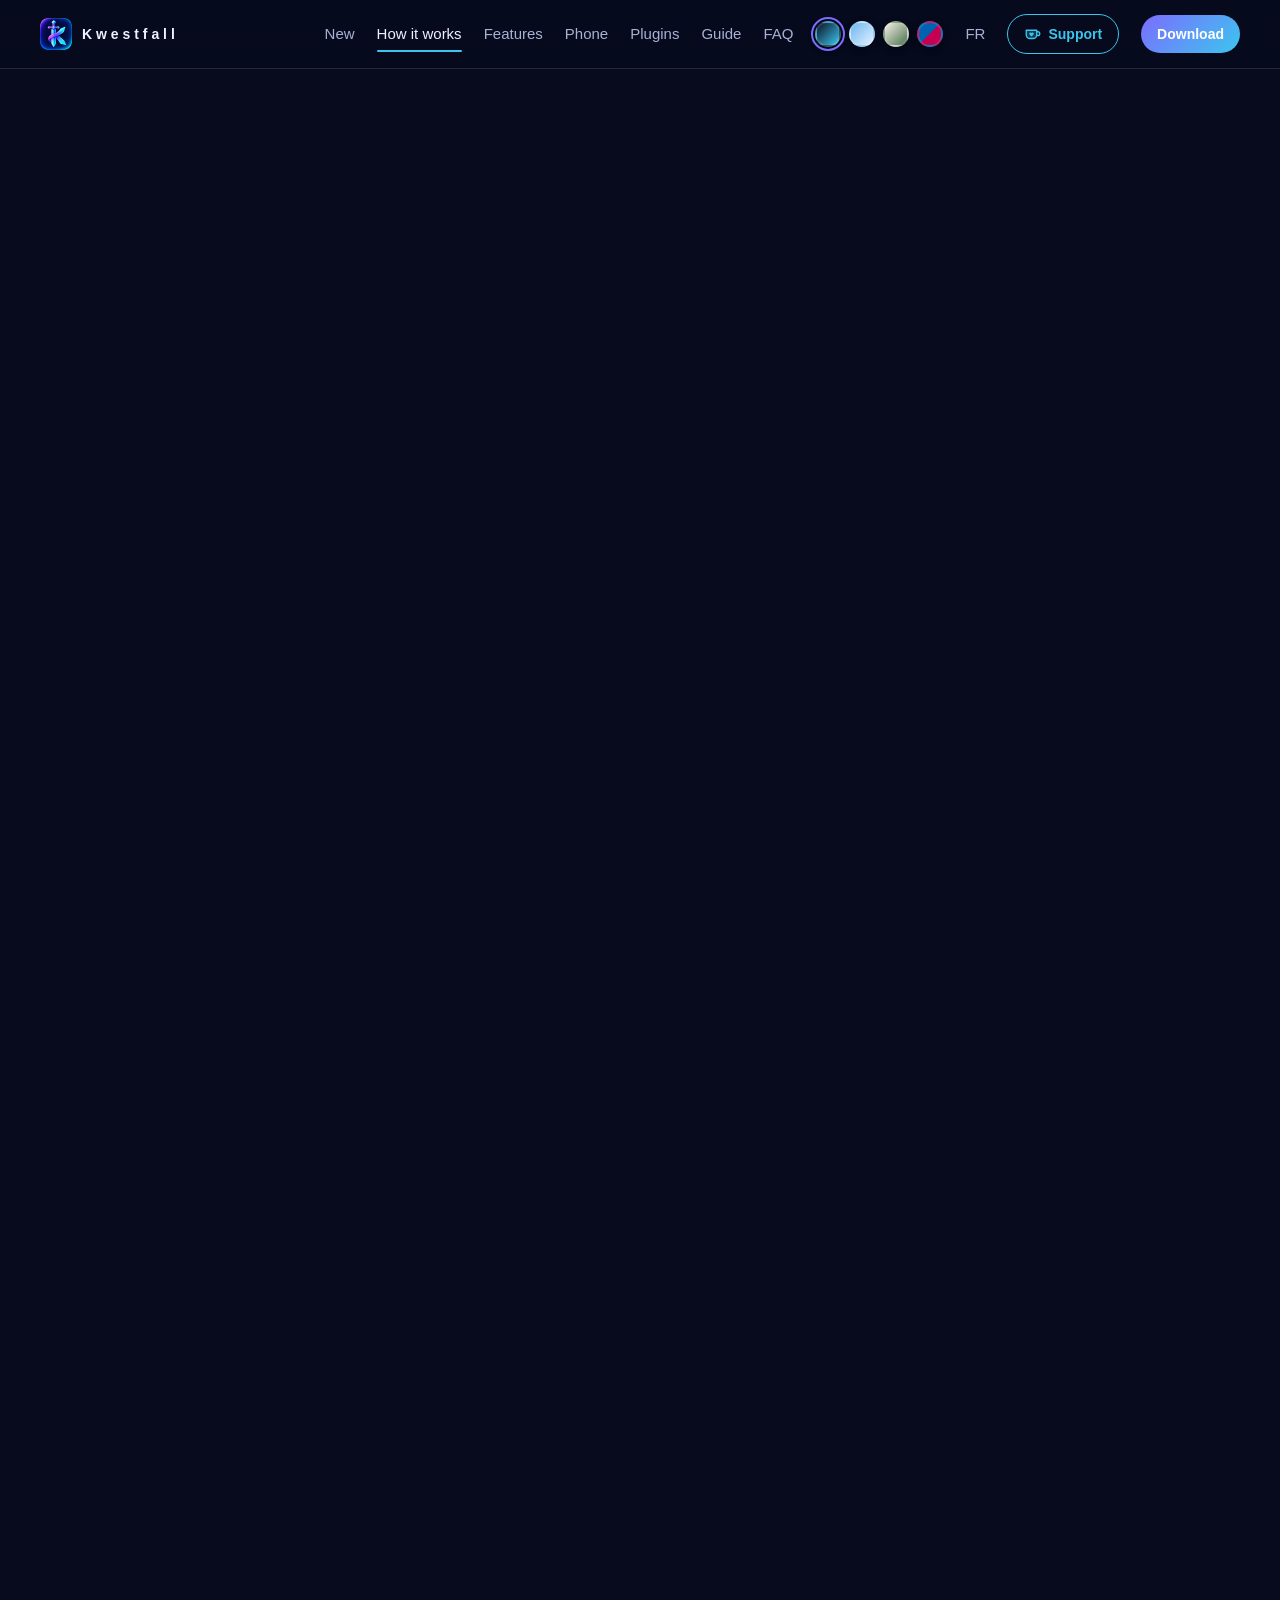
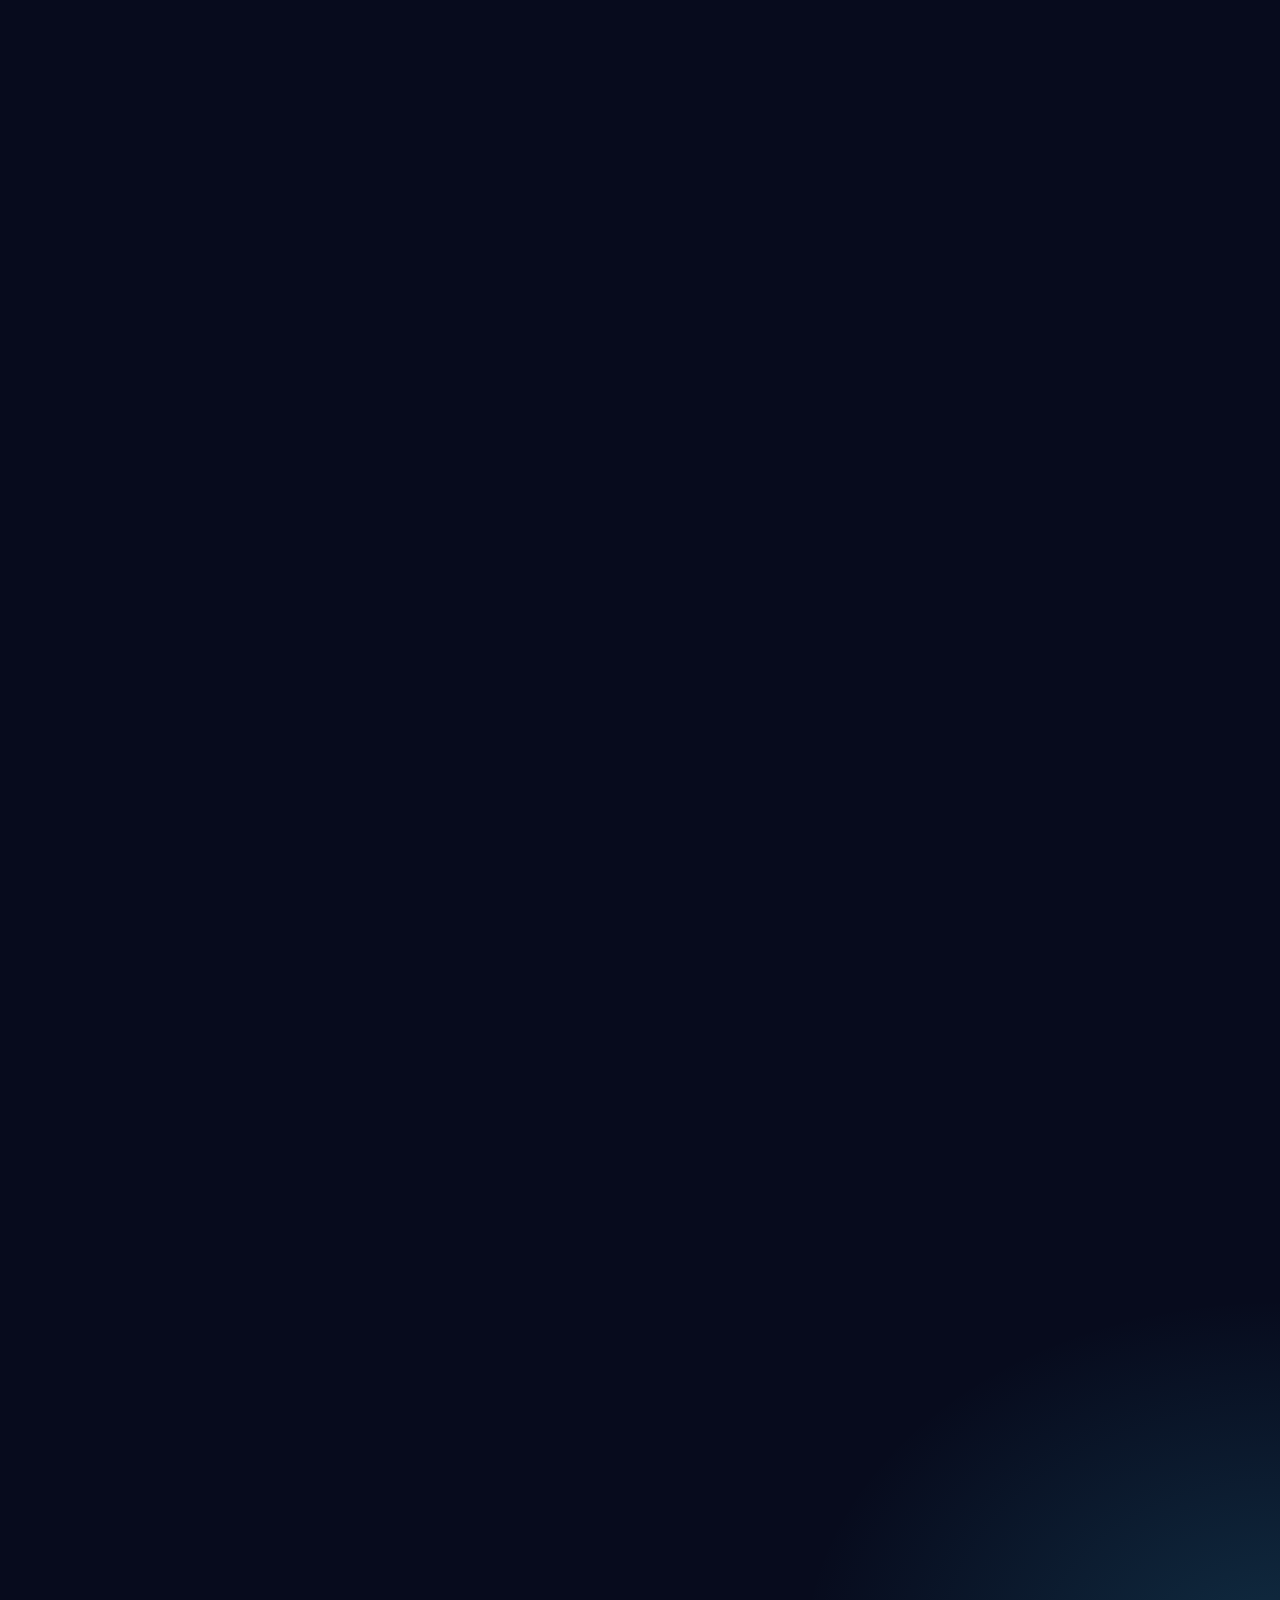
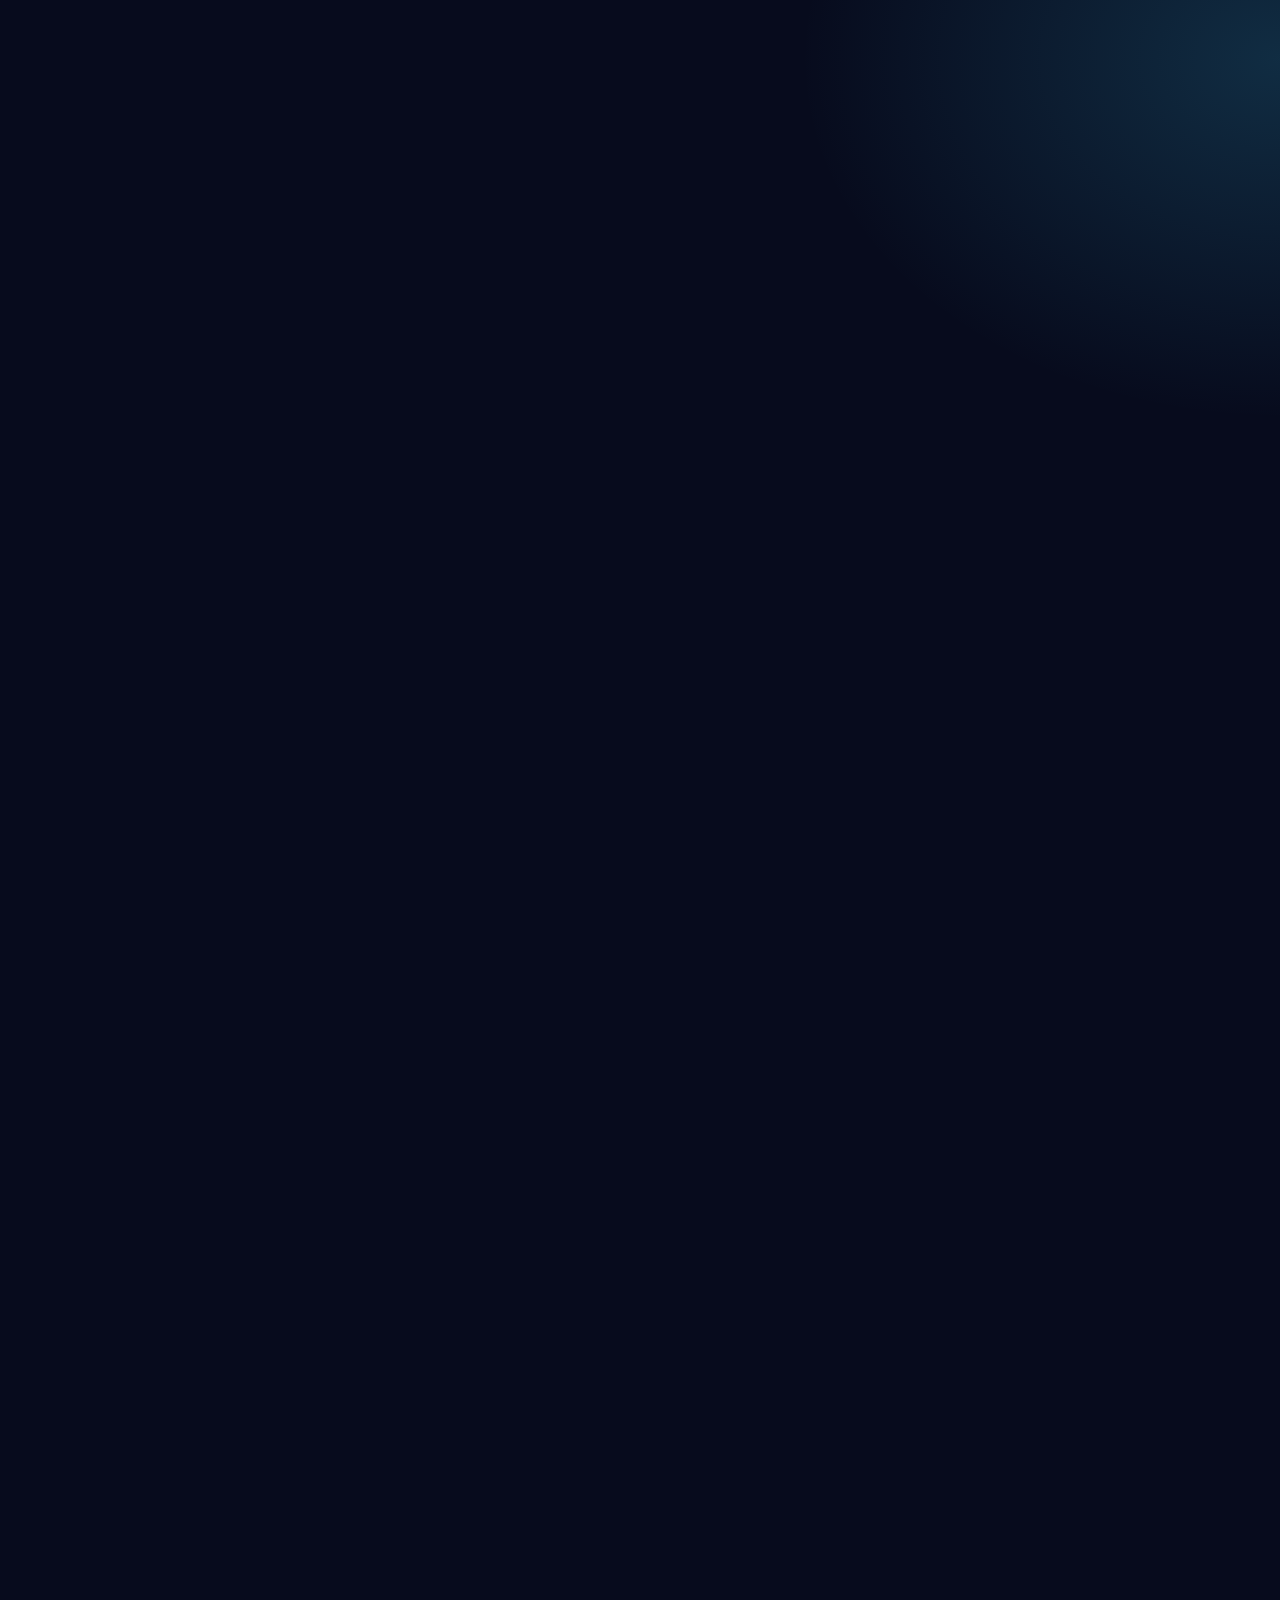
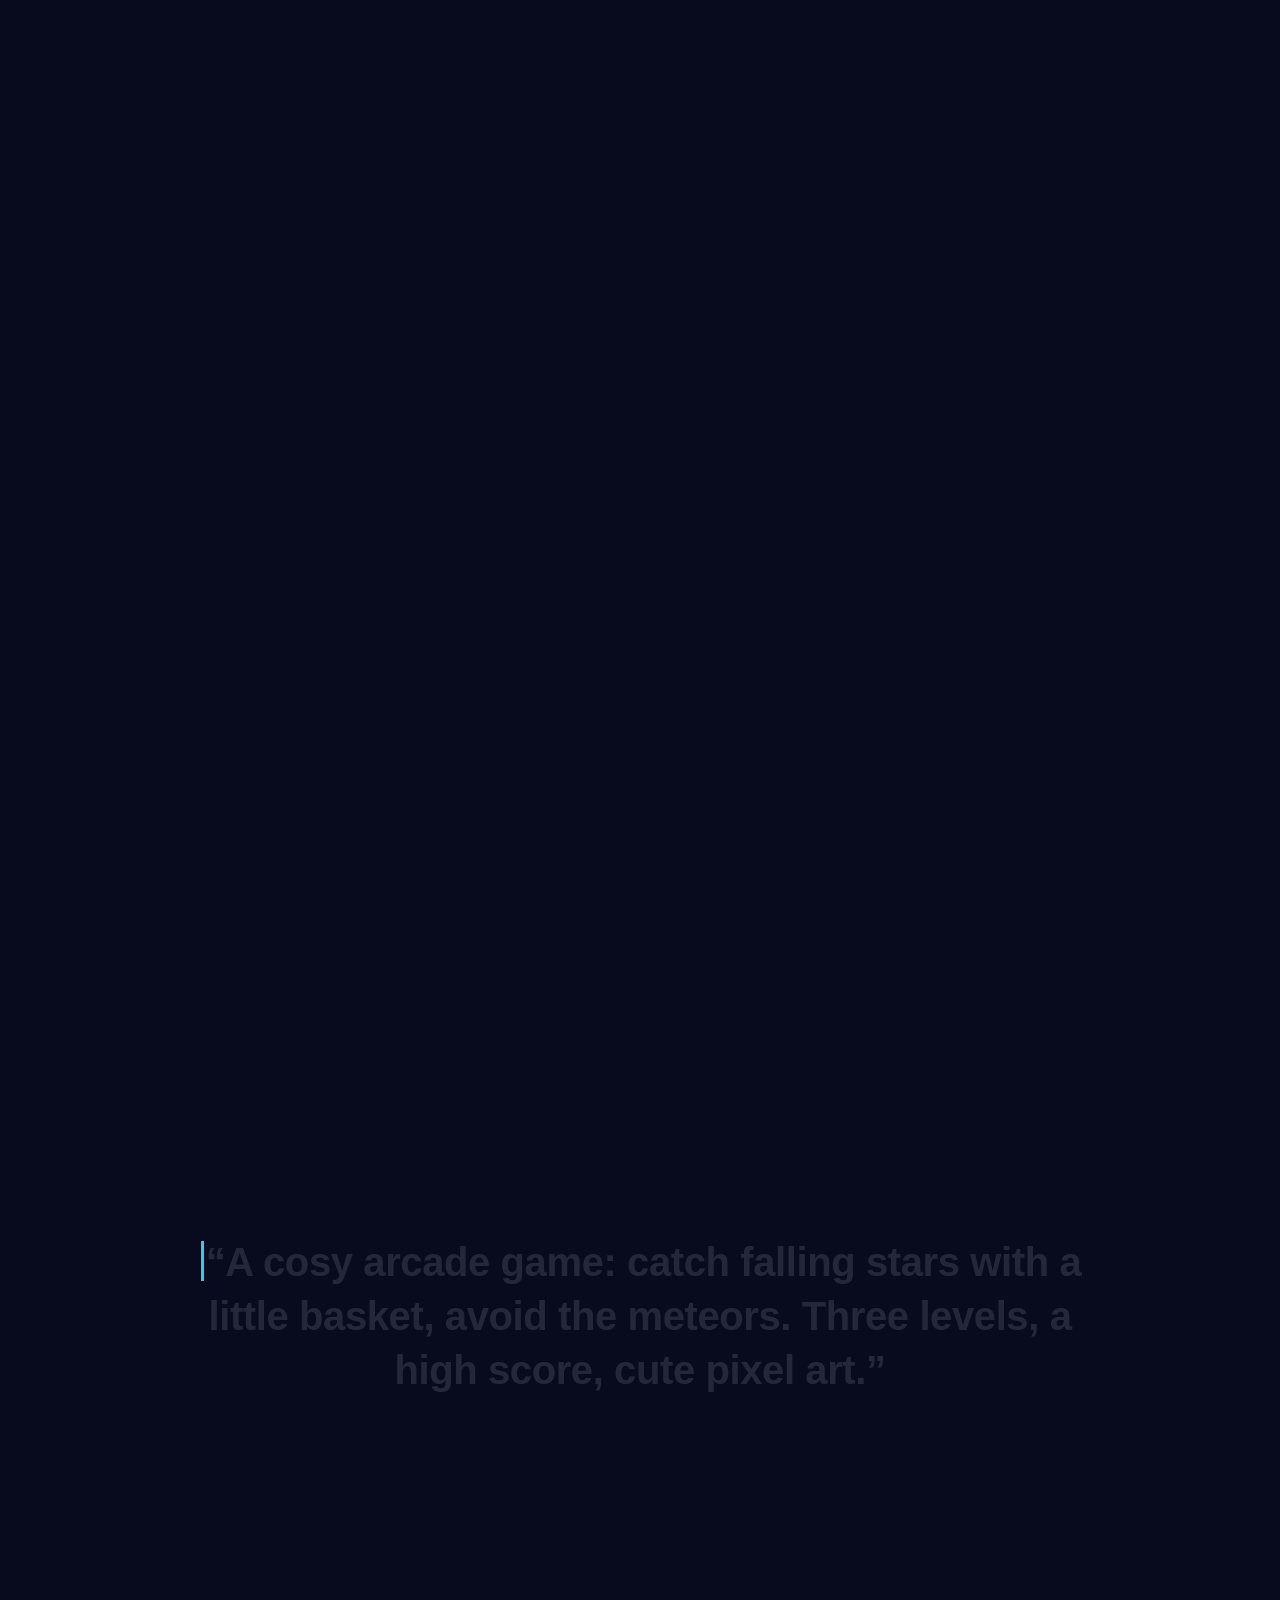
<file: docs/index.html>
<!doctype html>
<html lang="en" data-theme="dark-aero">
<head>
<meta charset="utf-8">
<meta name="viewport" content="width=device-width, initial-scale=1">
<title>Kwestfall — Make games with a team of AI agents</title>
<meta name="description" content="Kwestfall is a free desktop app that turns Claude Code, Codex and Gemini (Antigravity) into a game studio: a coordinator splits your idea into tasks, agents build your game, and you approve every asset.">
<meta property="og:title" content="Kwestfall — Make games with a team of AI agents">
<meta property="og:description" content="Describe your game. A team of AI agents builds it. You approve every asset.">
<meta property="og:image" content="https://elinahart.github.io/novara-releases/img/hero-town.jpg">
<meta property="og:url" content="https://elinahart.github.io/novara-releases/">
<meta name="twitter:card" content="summary_large_image">
<link rel="icon" href="img/novara-icon.png">
<link rel="stylesheet" href="style.css?v=16">
<script src="site.js?v=14" defer></script>
</head>
<body>
<header class="top">
  <a class="brand" href="#"><img src="img/novara-icon.png" alt="" width="32" height="32"><span>Kwestfall</span></a>
  <nav>
    <a href="#new0212">New</a>
    <a href="#how">How it works</a>
    <a href="#features">Features</a>
    <a href="#phone">Phone</a>
    <a href="#community">Plugins</a>
    <a href="guide.html">Guide</a>
    <a href="faq.html">FAQ</a>
    <div class="theme-picker" role="group" aria-label="Site theme">
      <button data-set-theme="dark-aero" style="--sw: linear-gradient(135deg,#0b1024,#3cc6ee)" title="Dark Aero" aria-label="Dark Aero"></button>
      <button data-set-theme="aero" style="--sw: linear-gradient(135deg,#6db7ef,#e3f0ff)" title="Frutiger Aero" aria-label="Frutiger Aero"></button>
      <button data-set-theme="technozen" style="--sw: linear-gradient(135deg,#f4efe4,#4a7350)" title="Technozen" aria-label="Technozen"></button>
      <button data-set-theme="metro" style="--sw: linear-gradient(135deg,#0063b1 50%,#c30052 50%)" title="Frutiger Metro" aria-label="Frutiger Metro"></button>
    </div>
    <a href="fr.html" lang="fr">FR</a>
    <a class="btn small donate-mini" href="https://ko-fi.com/K4B229QS15" target="_blank" rel="noopener"><svg class="mug" viewBox="0 0 24 24" aria-hidden="true"><path d="M3 7h14v6a5 5 0 0 1-5 5H8a5 5 0 0 1-5-5z" fill="currentColor" opacity=".25"/><path d="M3 7h14v6a5 5 0 0 1-5 5H8a5 5 0 0 1-5-5zM17 9h1.5a2.5 2.5 0 0 1 0 5H17" fill="none" stroke="currentColor" stroke-width="1.8" stroke-linejoin="round"/><path d="M10 15.2s-3-1.8-3-3.6a1.6 1.6 0 0 1 3-.8 1.6 1.6 0 0 1 3 .8c0 1.8-3 3.6-3 3.6z" fill="currentColor"/></svg><span>Support</span></a>
    <a class="btn small" href="https://github.com/elinahart/novara-releases/releases/latest">Download</a>
  </nav>
</header>

<main>
<section class="hero">
  <div class="hero-text reveal">
    <p class="eyebrow">Free forever · No subscription · macOS · Windows</p>
    <h1>Make video games with a <em>team of AI agents</em>.</h1>
    <p class="lead">Describe your game in one sentence. A coordinator splits it into tasks, agents write the code, draw the sprites and compose the music — and you approve every asset before it goes in.</p>
    <div class="cta">
      <a class="btn" href="https://github.com/elinahart/novara-releases/releases/latest">⬇ Download for macOS</a>
      <a class="btn" href="https://github.com/elinahart/novara-releases/releases/tag/v0.2.9">⬇ Download for Windows</a>
      <a class="btn ghost" href="https://github.com/elinahart/novara-releases">View on GitHub</a>
    </div>
    <p class="works">Works with <b>Claude Code</b>, <b>Codex</b> and <b>Gemini (Antigravity)</b> · builds for <b>Web 2D</b>, <b>Web 3D</b>, <b>Roblox Studio</b> and <b>Unity</b></p>
  </div>
  <figure class="hero-shot reveal from-right"><img id="hero-img" src="img/hero-town.jpg" alt="Kwestfall: five agents and their roles, working on a game in a little isometric town" width="1720" height="880"></figure>
</section>

<section id="new0212" class="features new">
  <p class="new-tag reveal">New in 0.2.12 (macOS first)</p>
  <h2 class="reveal">A team that no longer leaves you guessing</h2>

  <article class="feature reveal" style="grid-template-columns: 1fr">
    <div><h3>You always know what is waiting for you</h3>
      <p>A <b>“To approve”</b> list gathers everything waiting for your answer, on the computer, the phone and remotely. If the whole team is waiting for you, Kwestfall says so plainly and notifies your phone. And when the coordinator has been silent for a while, Kwestfall writes a progress update itself, without spending tokens.</p>
      <ul><li>From the phone: start or resume the coordinator even with no agent open, send up to six photos at once, and dictate without leaving the page</li><li>Music: the real instruments you installed play by default, and the approval window says what played</li><li>3D models: the check refuses flipped faces and wrong shading before showing you the model</li><li>0.2.13: game tests no longer wait behind another heavy job, and Kwestfall says in the conversation when requests are queued</li><li>Faster teams: fewer needless waits, tests that are not replayed for nothing, and “done” means the whole request, tried in the game</li></ul></div>
  </article>
</section>

<section id="new0211" class="features new">
  <p class="new-tag reveal">New in 0.2.11 (macOS first)</p>
  <h2 class="reveal">Kwestfall no longer makes only games: five workshops</h2>

  <article class="feature reveal">
    <div><h3>A mode for each thing you make</h3>
      <p>At the top of the window, pick your workshop: <b>Games</b>, <b>3D printing</b>, <b>Software</b>, <b>Android apps</b> or <b>Minecraft mods</b>. Each has its own home, projects, expert agents and checks. The coordinator and up to 6 agents work as before, and you approve every step.</p>
      <ul><li>Install only what you need: just the tools of the modes you use are downloaded, with their size and licence</li><li>A new spending level, <b>Super performance</b>: the strongest model for code and creation</li><li>The local AI sums up long build logs to save tokens</li></ul></div>
    <figure><img src="img/modes/mode-jeux.jpg" alt="Kwestfall: the five modes at the top of the window, here the Games mode with project cards" loading="lazy"></figure>
  </article>

  <article class="feature flip reveal">
    <div><h3>3D printing: objects that really print</h3>
      <p>Describe the object and its measurements: the agents draw it in CAD, Kwestfall checks it can be printed (closed shape, walls, overhangs, clearance between parts, bed size) and shows its weight, print time and filament, read from your slicer.</p>
      <ul><li>Ready-made gears, bearings, threads, screws, hinges and clips</li><li>Settings per filament: PLA, PETG, clear PETG, TPU…</li><li>Strength and moving parts checked before you approve</li></ul></div>
    <figure><img src="img/modes/validation-impression-3d.jpg" alt="Approving a box with a lid: 3D preview, weight, print time and passed checks" loading="lazy"></figure>
  </article>

  <article class="feature reveal">
    <div><h3>Android apps: all the way to the APK on your phone</h3>
      <p>The agents design the screens, you approve the mock-up, then they write the app in Kotlin. Kwestfall builds it, installs it on your phone or the emulator and shows you the screenshots, the size and the permissions it asks for.</p>
      <ul><li>A test key for trying out; your real key stays in the keychain, never read by the agents</li><li>The APK and the Play Store file are prepared; publishing stays in your hands</li></ul></div>
    <figure><img src="img/modes/validation-android.jpg" alt="Approving a notes app: three screens, APK size, version and permissions" loading="lazy"></figure>
  </article>

  <article class="feature flip reveal">
    <div><h3>Software: web, desktop or command line</h3>
      <p>A web app, a desktop app or a small tool: the mock-up first, then the running software. Kwestfall builds it, runs the tests and checks the code itself; software that fails is never shown to you. At the end, a file to run or an installer.</p></div>
    <figure><img src="img/modes/mode-logiciels.jpg" alt="The Software mode: web app, desktop app, command-line tool" loading="lazy"></figure>
  </article>

  <article class="feature reveal">
    <div><h3>Minecraft mods: textures that look like Minecraft</h3>
      <p>A Fabric mod for Java Edition: blocks, items, tools, armour and creatures. The texture workshop works in real 16×16 pixel art, with consistent families (ore, ingot, block, tools) and automatic checks. Creatures are made of jointed, animated parts, like this giant werewolf.</p>
      <ul><li>The mod builds and loads in a test server without starting the game</li><li>Kwestfall contains no Mojang images. Not an official Minecraft product, not approved by Mojang.</li></ul></div>
    <figure><img src="img/modes/minecraft-loup-garou.gif" alt="A giant blocky werewolf, animated walking" loading="lazy"></figure>
  </article>
</section>

<section id="new028" class="features new">
  <p class="new-tag reveal">New in 0.2.8, 0.2.9 and 0.2.10</p>
  <h2 class="reveal">Kwestfall: a new name, a new logo</h2>

  <article class="feature reveal" style="grid-template-columns: 1fr">
    <div><h3>The same studio of agents, under its real name</h3>
      <p>NOVARA becomes <b>Kwestfall</b>, with its sword K. Your projects, agents and settings stay the same.</p>
      <ul><li>A « Permissions » panel that checks everything at launch and opens the right Mac setting</li><li>The phone in your theme's colours, with the agents' faces, the project settings and the microphone, as on another computer</li><li>Visual effects show everywhere: computer, other computer and phone</li><li>A Kwestfall sound player, a Chat that stays in its frame, and Blender no longer blocks the queue when it crashes</li><li>The logo takes the colours of some themes: Aurora, Metro, Technozen, Glacier and Retro</li><li>0.2.10: Roblox keeps a single Roblox Studio per game; agents no longer close and reopen it (macOS first, Windows stays on 0.2.9 for a few days)</li></ul></div>
  </article>
</section>

<section id="new027" class="features new">
  <p class="new-tag reveal">New in 0.2.7</p>
  <h2 class="reveal">Meshy 3D on your team</h2>

  <article class="feature reveal" style="grid-template-columns: 1fr">
    <div><h3>3D models in minutes, under your control</h3>
      <p>Connect your <b>Meshy</b> account (personal key, kept in the keychain) and your agents make pictures, 3D models, textures, skeletons and animations with it. Every spend first shows you its price and the picture or model it is about: nothing goes without your yes.</p>
      <ul><li>For a character: a picture first with ComfyUI (free), a Meshy retouch if needed, then the 3D</li><li>A triangle count that fits your game (Roblox, web, Unity), shown at each approval</li><li>In the Chat, every model shows its render in large</li><li>On Mac for now; Windows stays on 0.2.6 for a few days</li></ul></div>
  </article>
</section>

<section id="new026" class="features new">
  <p class="new-tag reveal">New in 0.2.6</p>
  <h2 class="reveal">A real manga / comic style, and characters of your own</h2>

  <article class="feature reveal" style="grid-template-columns: 1fr">
    <div><h3>Better models, free resources</h3>
      <p>The agents draw in <b>cel shading</b> (hard shadows, inked outline, screentones, comic fonts) and give their 3D models richer shapes. Before showing you a model, they compare it with pictures from real games in the same style.</p>
      <ul><li>A 3D character creator in the Characters menu: body, face, fitted clothes, comic, manga and cartoon styles, and VRoid import</li><li>Free resources: materials, skies, sounds, icons, key prompts and fonts usable in a game you sell, with the credits kept up to date on their own</li><li>Optional: image to 3D (a draft model from a picture), Pixelorama and Laigter for 2D</li><li>Fixes: Blender stopping at launch, more comfortable remote control</li></ul></div>
  </article>
</section>

<section id="new025" class="features new">
  <p class="new-tag reveal">New in 0.2.5</p>
  <h2 class="reveal">Liquid glass, and a chat that feels like a real messaging app</h2>

  <article class="feature reveal" style="grid-template-columns: 1fr">
    <div><h3>Prettier, clearer, lighter</h3>
      <p>Every theme gets a new glass effect, each with its own material. The <b>Chat</b> becomes a real messaging app, and your agents can drop small gameplay ideas in it.</p>
      <ul><li>Conversations on the left, faces beside the messages, approvals and questions in the thread</li><li>Remote: the same views as on the PC, the library with its 3D renders and the shared shop</li><li>The project's PC turns into a thrifty mini window when another computer connects</li><li>Light mode saves memory and CPU without changing the number of agents</li></ul></div>
  </article>
</section>

<section id="new023" class="features new">
  <p class="new-tag reveal">New in 0.2.3</p>
  <h2 class="reveal">Your 3D models, characters and voices, right on your phone</h2>

  <article class="feature reveal" style="grid-template-columns: 1fr">
    <div><h3>See everything, everywhere</h3>
      <p>FBX, OBJ, STL and PLY files now open like GLB, in the library and on the phone, with their textures and animations. The new <b>Characters</b> menu lets you give each one a voice, and the coordinator is told right away.</p>
      <ul><li>On the phone: the whole library, with 3D, image, sound and file filters</li><li>Add photos or any file to the project from the phone</li><li>Voices tab: record someone on the phone, with their consent (Android app 1.8)</li></ul></div>
  </article>
</section>

<section id="new021" class="features new">
  <p class="new-tag reveal">New in 0.2.1</p>
  <h2 class="reveal">Drive Kwestfall from a laptop, from anywhere</h2>

  <article class="feature reveal">
    <div><h3>The big computer works, the laptop drives</h3>
      <p>On first launch, choose <b>“Only control another computer”</b>: nothing heavy gets installed. Link the laptop with a <b>6-digit code</b> shown by the big computer, over Wi-Fi or from anywhere with <b>Tailscale</b>. You open the projects over there, read and write in the agents' terminals, talk to the coordinator, and test the game in your browser.</p>
      <ul><li>Several devices, each with its own code, removable in one click</li><li>“Watch only” for a device that must change nothing</li><li>An alert at each connection; nothing goes through the Internet</li><li>An “Install full Kwestfall” button for later</li><li>New in 0.2.2: far fewer approvals, an object is asked only once</li></ul></div>
    <figure><img src="img/distance-connexion.jpg" alt="Kwestfall in Remote mode: “Connect to my other computer” with the address and the 6-digit code" loading="lazy"></figure>
  </article>

  <article class="feature flip reveal">
    <div><h3>Lighter, safer</h3>
      <p>Kwestfall uses almost nothing while its window is hidden, and starts twice as fast (the 3D engine loads only when needed). Security: a secret key per agent (none can speak in another's name), your OK before Blender scripts, and sealed phone files.</p></div>
    <figure><img src="img/install-themes-en.jpg" alt="Kwestfall's themes" loading="lazy"></figure>
  </article>
</section>

<section id="new020" class="features new">
  <p class="new-tag reveal">New in 0.2.0</p>
  <h2 class="reveal">A simple setup, ASCII games, a thriftier team</h2>

  <article class="feature reveal">
    <div><h3>A 5-step setup</h3>
      <p>On first launch you tick the <b>games you want to make</b> and Kwestfall picks the tools for you: one list in plain words, the total download and <b>a single Install button</b>. You connect your AI accounts without leaving the setup, and at the end Kwestfall tells you honestly if anything is missing.</p>
      <ul><li>French or English from the first screen</li><li>The local AI ticked when your computer can run it</li><li>Claude, ChatGPT (Codex) or Gemini signed in on their official page</li><li>Drawing and AI picture tools set apart, as you like</li></ul></div>
    <figure><img src="img/install-games.jpg" alt="The “Your games” step: tick the kinds of games and Kwestfall lists what it installs, with the total" loading="lazy"></figure>
  </article>

  <article class="feature flip reveal">
    <div><h3>New kind of game: ASCII Game</h3>
      <p>Games made <b>only of characters</b>, in flat or isometric 2D: grass, water, fireflies and shadows are drawn with letters and symbols. The starter game is playable right away, and your agents grow it with the project's ASCII engine.</p></div>
    <figure><img src="img/ascii-game.jpg" alt="An ASCII game: a character by the water in a meadow, all in characters" loading="lazy"></figure>
  </article>

  <article class="feature reveal">
    <div><h3>A thriftier, livelier team, wherever you are</h3>
      <p>A <b>free local AI</b> sums up the logs on your computer, and your agents talk to each other <b>in English</b> (fewer tokens) while answering you in your language. In the chat every agent has a first name, reacts to your messages and shows when it is preparing its answer.</p>
      <ul><li>Away from home: your phone connects through Tailscale (a second QR code), with a button to scan again</li><li>Ultra saving for tokens, Light mode for memory and CPU</li><li>Music: 48 free real instruments, 18 styles, an intro and an ending; AI music as an option</li><li>Testers measure how smooth the game runs, even without a graphics card</li><li>Redesigned themes, and the whole interface in English</li></ul></div>
    <figure><img src="img/install-themes-en.jpg" alt="The redesigned themes, chosen during setup" loading="lazy"></figure>
  </article>
</section>

<section id="new017" class="features new">
  <p class="new-tag reveal">New in 0.1.7</p>
  <h2 class="reveal">Blender boosted: your agents make better models, for fewer tokens</h2>

  <article class="feature reveal">
    <div><h3>17 Blender extensions, installed for you</h3>
      <p>Kwestfall installs Blender with free extensions and MakeHuman character packs (CC0). Your agents use them in <b>one line</b> instead of modelling everything by hand: fewer tokens, better models.</p>
      <ul><li>Dressed human characters, with a skeleton for animations and face sliders for a character creator</li><li>Trees of 9 species, rocks, rolling terrains, ivy, scattered grass</li><li>Doors, windows, stairs, shelves</li><li>2D games: sprites and isometric views rendered from 3D</li><li>Mixamo animations filed into your project by themselves</li></ul></div>
    <figure class="new-combo"><img src="img/blender-village-iso.jpg" alt="Houses, fountain, trees and villager of an isometric village, made in Blender by a Gemini team" loading="lazy"><span class="phone-frame"><img src="img/blender-humain.jpg" alt="A walker made in one line with MakeHuman" loading="lazy"></span></figure>
  </article>

  <article class="feature flip reveal">
    <div><h3>A team that talks to you, and a lighter app</h3>
      <p>The coordinator tells you every step in the chat. Agents can <b>show you a prototype</b> ("here is where we are") to get your opinion, without an approval. Gemini works without asking permission for every file.</p>
      <ul><li>Test reports 30 times shorter for the agents</li><li>Kwestfall close to 0 % CPU when you are not looking at it</li><li>Unity: agents also check the scene in the editor, with 12 official tools (levels, cameras, NPC paths, cutscenes…)</li><li>New: send a photo from your phone to the coordinator (a sketch, an idea, a bug)</li></ul></div>
    <figure><img src="img/chat-coordinateur.jpg" alt="The coordinator tells every step in the chat" loading="lazy"></figure>
  </article>
</section>

<section id="new" class="features new">
  <p class="new-tag reveal">New in 0.1.5</p>
  <h2 class="reveal">Ultra saving mode, chat and animation studio</h2>

  <article class="feature reveal">
    <div><h3>Ultra saving mode</h3>
      <p>One click on <b>Ultra eco</b> and Kwestfall shrinks to a small window: the town, the animations and the blur stop, and your agents keep working behind. On our Mac the processor use dropped by about <b>75 %</b>. You still see who works on what, you answer approvals and questions, and you talk to the coordinator.</p>
      <ul><li>Control it from your phone: turn it on or off from the ⚡ button</li><li>Choose where approvals arrive: phone, both, or computer</li><li>On the phone, a Game tab with the agents' captures, in a 1, 2 or 3 column grid</li><li>Kwestfall always restarts in normal mode</li></ul></div>
    <figure class="new-combo tall"><img src="img/ultra.jpg" alt="The small ultra saving window: an approval and the coordinator's conversation" loading="lazy"><span class="phone-frame"><img src="img/phone-ultra.jpg" alt="Ultra mode on the phone: where approvals arrive and the game in pictures" loading="lazy"></span></figure>
  </article>

  <article class="feature flip reveal">
    <div><h3>Chat with your team</h3>
      <p>A new <b>Chat</b> view, beside the town and the list: one conversation per agent, and a coordinator who speaks in plain words. The approval waiting for you stays pinned on top with a live preview. Your decisions stay in the conversation — click one to see the asset again, ask for a change or change your answer. Progress reports are written by Kwestfall from the tasks, so the chat costs no extra tokens.</p>
      <ul><li>Write to the coordinator even when no agent is running: Kwestfall starts one</li><li>Switch agent from its name, filter by state, full screen</li><li>On the phone: a Chat tab, with “Sending…” then “Read ✓”</li></ul></div>
    <figure class="new-combo"><img src="img/chat.jpg" alt="The chat: an approval pinned on top and the coordinator's reports" loading="lazy"><span class="phone-frame"><img src="img/phone-chat.jpg" alt="The chat on the phone: messages, approved asset, answered question" loading="lazy"></span></figure>
  </article>

  <article class="feature reveal">
    <div><h3>Animation studio</h3>
      <p>Watch your 3D characters' animations before they go in the game: walk, idle, talk… Turn around the model, slow it down, scrub the timeline, switch day and night. Pin a remark at the exact moment (“the foot slides at 0.8 s”) and send a change request to the agent who made it.</p></div>
    <figure><img src="img/animation-studio.jpg" alt="The animation studio: a 3D character walking, timeline and pinned remark" loading="lazy"></figure>
  </article>
</section>

<section class="typed-band">
  <p class="typed" data-text="“A cosy arcade game: catch falling stars with a little basket, avoid the meteors. Three levels, a high score, cute pixel art.”"></p>
  <p class="typed-after reveal">That was all we wrote. Here is what happened next.</p>
</section>

<section id="how" class="live">
  <div class="live-grid">
    <div class="reveal">
      <h2 class="left">Watch the team at work</h2>
      <p class="lead">The coordinator planned five tasks and recruited a graphics agent, an audio agent and a tester. Each sprite came to us for approval. Thirty minutes later, the game was playable.</p>
      <ol class="mini-steps">
        <li><b>Describe it</b> — pick an engine and a style, or let the AI decide everything.</li>
        <li><b>The team builds it</b> — tasks, file reservations, every fix checked by another agent.</li>
        <li><b>You approve</b> — every sprite, model, interface and sound waits for your OK.</li>
      </ol>
    </div>
    <div class="feed reveal from-right" aria-label="What the agents did, step by step">
      <div class="feed-head"><span></span><span></span><span></span><b>Star Catcher · team activity</b></div>
      <ul id="feed">
        <li data-who="Coordinator" data-c="#f59e0b">Splits the idea into 5 tasks: code, sprites, audio, integration, tests</li>
        <li data-who="Coordinator" data-c="#f59e0b">Recruits Nalu (graphics), Kalani (audio) and Ariel (QA)</li>
        <li data-who="Nalu" data-c="#3b82f6">Draws basket.png, star.png, meteor.png in pixel art</li>
        <li data-who="Kwestfall" data-c="#8b5cf6">Checks each sprite: size, transparency ✓ — asks you to approve</li>
        <li data-who="Kalani" data-c="#10b981">Composes a soft looping track and 5 sound effects</li>
        <li data-who="Coordinator" data-c="#f59e0b">Writes the game: menu, 3 levels, lives, high score</li>
        <li data-who="Ariel" data-c="#ec4899">Plays full games, tries to break them, sends captures</li>
        <li data-who="You" data-c="#22c55e">“Switch the game to English.” — done in a few minutes</li>
      </ul>
    </div>
  </div>
  <div class="game">
    <figure class="reveal"><img src="img/approve-basket.jpg" alt="Approving Pip the gardener, made by the graphics agent" loading="lazy"><figcaption>Every asset waits for your OK</figcaption></figure>
    <figure class="reveal delay-1 phone"><img src="img/game-title.jpg" alt="Star Catcher title screen" loading="lazy"><figcaption>The game, made by the agents</figcaption></figure>
    <figure class="reveal delay-2 phone"><img src="img/game-play.jpg" alt="Star Catcher being played" loading="lazy"><figcaption>Playable on computer and phone</figcaption></figure>
  </div>
</section>

<section class="save">
  <h2 class="reveal">Built to save your tokens</h2>
  <p class="lead center reveal">Agents use your own subscription or tokens, so Kwestfall spends them only where an AI really helps.</p>
  <div class="tokens">
    <div class="reveal"><strong>Right model</strong><p>The heavy thinking goes to the best model; quick tasks go to a small, cheap one. Choose economical, balanced or maximum quality per project.</p></div>
    <div class="reveal delay-1"><strong>0 tokens</strong><p>for images, sounds and music made by local tools: the image generator, Blender, Inkscape and Kwestfall's synthesiser run on your computer.</p></div>
    <div class="reveal delay-2"><strong>Checks for free</strong><p>Sizes, transparency, silent sounds, broken 3D models: Kwestfall checks them itself instead of asking an AI to look.</p></div>
    <div class="reveal delay-3"><strong>No re-reading</strong><p>A short project summary and a resume file mean agents don't re-read the whole project every time they start.</p></div>
  </div>
  <figure class="models reveal"><img src="img/models.jpg" alt="Starting agents: Eco, Balanced or Performance" loading="lazy"><figcaption>Eco, Balanced or Performance — per project, in one click.</figcaption></figure>
</section>

<section class="autonomy">
  <h2 class="reveal">Autonomous agents. You keep the last word.</h2>
  <p class="lead center reveal">The team plans, builds, tests and fixes on its own — and comes back to you only when your taste matters.</p>
  <div class="auto-grid">
    <figure class="reveal"><img src="img/choice.jpg" alt="An agent asks the user to choose" loading="lazy"><figcaption><b>They ask you to choose.</b> When there is a real decision — a mood, a palette, a tool to install — an agent offers a few clear options, or your own answer.</figcaption></figure>
    <figure class="reveal delay-1"><img src="img/idea.jpg" alt="An agent suggests an idea" loading="lazy"><figcaption><b>They suggest ideas.</b> An agent spots an improvement, explains why and what it changes; you accept, refuse or adjust it.</figcaption></figure>
    <figure class="reveal delay-2"><img src="img/tasks.jpg" alt="Tasks with criteria and proofs" loading="lazy"><figcaption><b>They prove their work.</b> Every task has a criterion; another agent checks it with real proofs — builds, tests, captures — before it counts as done.</figcaption></figure>
  </div>
  <p class="auto-note reveal">One question at a time: approvals, choices and ideas wait in line, so you are never buried under windows.</p>
</section>

<section id="features" class="features">
  <h2 class="reveal">Everything a small studio needs</h2>

  <article class="feature reveal">
    <div><h3>A real team of agents</h3>
      <p>A coordinator (the mayor of your town) turns your objective into tasks with clear acceptance criteria, then recruits up to four agents at once — gameplay, graphics, audio, levels, QA… Agents reserve the files they edit, report problems to each other with proofs, and never approve their own work.</p>
      <ul><li>Tasks, dependencies and checks in one place</li><li>Team messages, open problems, restore points</li><li>Pick one or more AIs: Kwestfall gives each one what it does best</li><li>Out of tokens? Kwestfall offers to switch to another AI</li><li>Pause at each step if you want to follow everything</li><li>Pick the models: economical, balanced or maximum quality</li></ul></div>
    <figure><img src="img/tasks.jpg" alt="The team's tasks: code, sprites, audio, integration, tests" loading="lazy"></figure>
  </article>

  <article class="feature flip reveal">
    <div><h3>You stay in charge</h3>
      <p>When an agent makes a sprite, a 3D model, an interface (HUD, menus) or a sound, Kwestfall checks it technically — size, transparency, floating parts, silent audio — then shows it to you. Nothing enters your game without your OK. Agents can also <b>suggest ideas</b> or <b>ask you to choose</b> between options.</p></div>
    <figure><img src="img/approve.jpg" alt="Approval window: moon flowers recoloured by the graphics agent" loading="lazy"></figure>
  </article>

  <article class="feature reveal">
    <div><h3>Watch them work</h3>
      <p>Follow your agents as a town where each agent has a house, or as text with their live terminals. Bubbles say what each one is doing: writing a file, testing the game, thinking… On a break, they stroll, chat, play basketball or look at the sky.</p></div>
    <figure><img src="img/team.jpg" alt="The team panel: agents, problems, checks, reserved files" loading="lazy"></figure>
  </article>

  <article class="feature flip reveal">
    <div><h3>Assets made on your computer</h3>
      <p>Kwestfall installs and drives free creative tools for your agents — Blender, Inkscape, Krita, GIMP, LibreSprite, a local image generator (ComfyUI) — and its own sound synthesiser for sound effects, looping music and ambiences. Every download is checked against its publisher's fingerprint.</p>
      <ul><li>Pixel art kit, spritesheets and Tiled tilesets</li><li>3D models in low-poly, PS1, toon or realistic styles</li><li>Visual effects: particles, shockwaves, holograms</li><li>An asset library shared between your projects</li></ul></div>
    <figure><img src="img/software.jpg" alt="Software: the tools Kwestfall installs" loading="lazy"></figure>
  </article>

  <article class="feature reveal">
    <div><h3>A library for all your projects</h3>
      <p>Everything you approve goes into the project's library — and, if you like, into a central library shared by all your projects. Agents look there first and reuse what exists instead of making it again. The Studio takes a request in plain words (“a 1024 wet cracked concrete texture”), picks the right tools and shows you the plan before anything costs a thing.</p>
      <ul><li>Versions, variants, favourites and restore</li><li>Local, hybrid or online tools — you choose</li></ul></div>
    <figure><img src="img/library.jpg" alt="The asset library: 3D models, voxels, textures, sprites, images, sounds" loading="lazy"></figure>
  </article>

  <article class="feature flip reveal">
    <div><h3>A workshop for sounds and effects</h3>
      <p>Describe a sound effect — a jump, a coin, a creaking door — and listen to several variants made on your computer. Compose looping music by mood, layer ambiences, process sounds, preview visual effects and shaders. Then send the one you like to your project.</p>
      <ul><li>49 ready VFX: fire, smoke, explosions, spells, magic, impacts, leaves, stars…</li><li>Real Blender simulations for flames and smoke</li><li>For Unity (Built-in, URP and HDRP), Roblox Studio and web games</li><li>A 3D preview window to approve each effect before it goes into your game</li><li>On Unity, Kwestfall films your real game runs as video with sound: clips and a trailer ready for your release</li></ul></div>
    <figure><img src="img/workshop.jpg" alt="The audio and effects workshop" loading="lazy"></figure>
  </article>

  <div class="sound-lab reveal" id="sounds">
    <div class="sound-text">
      <h3>Listen: sounds made by the agents</h3>
      <p>No sample library and no audio AI: Kwestfall has its own synthesiser. The audio agent describes a sound — “a soft soil poke”, “a cosy lofi loop” — and Kwestfall builds it from oscillators, noise and envelopes, in several variants to compare. Music is composed as a MIDI score, then rendered in layers you can mix. Everything is made on your computer and is yours, royalty-free.</p>
      <p class="muted">These are real files from the demo games <b>Moon Garden</b> and <b>Star Catcher</b>, made by the agents in a few minutes.</p>
    </div>
    <div class="sound-panel">
      <div class="mixer">
        <div class="mixer-head">
          <button class="play-big" id="mix-play" aria-label="Play the Moon Garden music">▶</button>
          <div><b>Moon Garden — main theme</b><small>Looping music, 4 layers · turn them on and off</small></div>
        </div>
        <div class="layers">
          <button class="layer on" data-layer="melodie" aria-pressed="true"><i></i>Melody</button>
          <button class="layer on" data-layer="arpege" aria-pressed="true"><i></i>Arpeggio</button>
          <button class="layer on" data-layer="basse" aria-pressed="true"><i></i>Bass</button>
          <button class="layer on" data-layer="nappe" aria-pressed="true"><i></i>Pad</button>
        </div>
        <div class="eq" aria-hidden="true"><span></span><span></span><span></span><span></span><span></span><span></span><span></span><span></span><span></span><span></span><span></span><span></span></div>
      </div>
      <div class="sfx">
        <button data-src="audio/plant.m4a"><span>🌱</span>Plant</button>
        <button data-src="audio/click.m4a"><span>🖱️</span>Menu click</button>
        <button data-src="audio/thud.m4a"><span>☄️</span>Comet hit</button>
        <button data-src="audio/chime-up.m4a"><span>⭐</span>Level up</button>
        <button data-src="audio/game-over.m4a"><span>🌙</span>Game over</button>
        <button data-src="audio/star-catcher-music.m4a" data-long><span>🎵</span>Star Catcher music</button>
      </div>
    </div>
  </div>

  <article class="feature reveal">
    <div><h3>Your AI accounts, your choice</h3>
      <p>Sign in to Claude Code, Codex (ChatGPT) or Gemini (Antigravity) from the app — Kwestfall installs them for you. Pick a main AI and, if you like, other AIs to help it; agents use your own subscription or tokens. Connect online services when you need them: Supabase, Cloudflare, Netlify, Roblox Open Cloud.</p></div>
    <figure><img src="img/ai-accounts.jpg" alt="AI accounts: Codex, Claude Code and Gemini (Antigravity) connected" loading="lazy"></figure>
  </article>

  <div class="phone-band reveal" id="phone">
    <div class="phone-text">
      <h3>Kwestfall on your phone</h3>
      <p>Scan the QR code shown on your computer and your phone becomes a remote for your studio: watch the town live, read what each agent is doing, follow the tasks, approve sprites and models, answer the agents' questions — and play your game. It all stays on your own Wi-Fi.</p>
      <ul><li>▶ Test plays your game on the phone in one click</li><li>Chat, Tasks, Approve and Library tabs, plus Town or Game</li><li>Add it to your home screen like an app</li><li>Mini-games, shop and character, with your computer's coins</li><li>Its own theme, or the same as the computer</li><li>Android app with notifications when an agent needs you</li><li>Works in any phone browser, iPhone included</li></ul>
    </div>
    <div class="phones">
      <figure class="phone-frame tilt-l"><img src="img/phone-town-dark.jpg" alt="The town on the phone, Dark Aero theme" loading="lazy"></figure>
      <figure class="phone-frame up"><img src="img/phone-town.jpg" alt="The town on the phone, Frutiger Aero theme" loading="lazy"></figure>
      <figure class="phone-frame tilt-r"><img src="img/phone-themes.jpg" alt="Choosing the phone's theme" loading="lazy"></figure>
    </div>
  </div>

  <article class="feature reveal">
    <div><h3>Talk to your agents</h3>
      <p>Dictate your messages: recognition runs on your computer, nothing is sent online. Choose silent dictation, written or voice conversation, or voice commands.</p></div>
    <figure><img src="img/voice.jpg" alt="Voice and mic settings" loading="lazy"></figure>
  </article>
</section>

<section id="town" class="town">
  <h2 class="reveal">A studio that feels like a game</h2>
  <p class="lead center reveal">Eight themes change the whole app — colours, icons, cursor, sounds and animated wallpapers — and three secret ones wait to be found.</p>
  <div class="showcase" id="showcase">
    <div class="show-stick">
      <div class="show-head">
        <p class="show-count"><span id="show-n">1</span> / 8</p>
        <h3 id="show-name">Frutiger Aero</h3>
        <p id="show-desc" class="show-desc">Sky, turquoise water and light glass. The default theme.</p>
        <button class="btn small ghost" id="show-keep">Keep this theme for the site</button>
      </div>
      <figure class="show-frame"><img id="show-img" src="img/theme-frutiger-aero.jpg" alt="Kwestfall in the Frutiger Aero theme"></figure>
      <div class="show-strip" role="tablist" aria-label="Themes">
        <button data-i="0" data-theme-id="aero" data-img="theme-frutiger-aero" data-name="Frutiger Aero" data-desc="Sky, turquoise water and light glass. The default theme."><img src="img/theme-frutiger-aero.jpg" alt=""></button>
        <button data-i="1" data-theme-id="dark-aero" data-img="theme-dark-aero" data-name="Dark Aero" data-desc="Night blue, purple and bright cyan, dark background."><img src="img/theme-dark-aero.jpg" alt=""></button>
        <button data-i="2" data-theme-id="technozen" data-img="theme-technozen" data-name="Technozen" data-desc="Beige, light wood and soft green: calm and airy."><img src="img/theme-technozen.jpg" alt=""></button>
        <button data-i="3" data-theme-id="glacier" data-img="theme-frutiger-glacier" data-name="Frutiger Glacier" data-desc="Snow white, glacier blue and winter light."><img src="img/theme-frutiger-glacier.jpg" alt=""></button>
        <button data-i="4" data-theme-id="aurora" data-img="theme-frutiger-aurora" data-name="Frutiger Aurora" data-desc="Deep blue and northern-light glows, dark background."><img src="img/theme-frutiger-aurora.jpg" alt=""></button>
        <button data-i="5" data-theme-id="metro" data-img="theme-frutiger-metro" data-name="Frutiger Metro" data-desc="Bright flat colours, geometric shapes, strong contrast."><img src="img/theme-frutiger-metro.jpg" alt=""></button>
        <button data-i="6" data-theme-id="eco" data-img="theme-frutiger-eco" data-name="Frutiger Eco" data-desc="Leafy green, white and natural light."><img src="img/theme-frutiger-eco.jpg" alt=""></button>
        <button data-i="7" data-theme-id="dorfic" data-img="theme-dorfic" data-name="DORFic" data-desc="White, orange and light grey: technical and sober."><img src="img/theme-dorfic.jpg" alt=""></button>
      </div>
    </div>
  </div>

  <div class="trio">
    <article class="reveal"><img src="img/minigame.jpg?v=2" alt="Goldfish mini-game in pixel art" loading="lazy"><h3>Mini-games &amp; coins</h3><p>Click things in your town — the fountain, the hoop, the aquarium, a mystery block — to play 12 relaxing pixel-art mini-games drawn in your theme's colours. 30-second rounds, very easy, one point = one coin — and if an agent needs you, the game pauses and keeps your coins.</p></article>
    <article class="reveal delay-1"><img src="img/shop.jpg" alt="The shop: buildings, characters, hats, pets" loading="lazy"><h3>Unlock things</h3><p>Spend your coins in the shop: new buildings for your town, characters, hats and pets. Some are hidden behind secrets and old video-game codes.</p></article>
    <article class="reveal delay-2"><img src="img/characters.jpg" alt="Character creator" loading="lazy"><h3>Your character</h3><p>Pick your look, a hat and a pet that follows you around the town. These looks are yours alone — agents never receive them.</p></article>
  </div>

  <div class="maker reveal" id="maker">
    <div class="maker-stage">
      <div class="maker-ground">
        <span class="maker-me" id="maker-me" aria-hidden="true"></span>
        <span class="maker-pet" id="maker-pet" aria-hidden="true"></span>
      </div>
      <p class="maker-name"><b id="maker-name">Alex</b><small id="maker-look">Astronaut</small></p>
    </div>
    <div class="maker-tools">
      <h3>Make your character</h3>
      <p class="muted">The same looks, hats and pets as in the app. In Kwestfall, many more wait to be unlocked with coins and secrets.</p>
      <div class="maker-row">
        <input id="maker-input" maxlength="16" value="Alex" aria-label="First name">
        <button class="btn small ghost" id="maker-random">🎲 Random</button>
      </div>
      <div class="maker-tabs" role="tablist">
        <button role="tab" aria-selected="true" data-tab="look">Look</button>
        <button role="tab" aria-selected="false" data-tab="hat">Hat</button>
        <button role="tab" aria-selected="false" data-tab="pet">Pet</button>
      </div>
      <div class="maker-grid" id="maker-grid"></div>
    </div>
  </div>

  <div class="trio chars">
    <figure class="reveal"><img src="img/char-looks.jpg" alt="Looks to unlock with coins" loading="lazy"><figcaption>Looks to unlock with coins</figcaption></figure>
    <figure class="reveal delay-1"><img src="img/char-hats.jpg" alt="Hats" loading="lazy"><figcaption>Hats for every style</figcaption></figure>
    <figure class="reveal delay-2"><img src="img/char-pets.jpg" alt="Pets, some of them secret" loading="lazy"><figcaption>Pets — some hidden behind secrets</figcaption></figure>
  </div>

  <article class="feature reveal">
    <div><h3>Themes made by AI</h3>
      <p>Describe any universe — a game, a film, a dream — and the AI of your choice builds a custom theme: colours, icons, buildings that fit, and characters that walk around your town. Kwestfall draws the town and wallpapers on your computer. Tune sprite speed and size live, export your theme and share it.</p></div>
    <figure><img src="img/appearance.jpg" alt="Appearance: themes and custom themes" loading="lazy"></figure>
  </article>
</section>

<section id="community" class="features">
  <h2 class="reveal">Create, share, download</h2>
  <p class="lead center reveal">Your own themes, a shop of community creations and plugins — all inside the app, free.</p>
  <ol class="flow">
    <li class="reveal"><span>1</span><h3>Create a theme with AI</h3><p>Describe a universe, add pictures if you like, and pick the AI that makes it.</p><img src="img/theme-creator.jpg" alt="Create a theme with AI" loading="lazy"></li>
    <li class="reveal delay-1"><span>2</span><h3>Make it yours</h3><p>Kwestfall draws its town and wallpapers. Tune sprite speed and size live, apply it, export it.</p><img src="img/appearance.jpg" alt="Appearance and your themes" loading="lazy"></li>
    <li class="reveal delay-2"><span>3</span><h3>Share it</h3><p>“Share” opens GitHub with your theme ready. Once checked, it appears in everyone's Creations shop.</p><img src="img/creations.jpg" alt="The Creations shop" loading="lazy"></li>
  </ol>
  <article class="feature flip reveal">
    <div><h3>The Creations shop</h3>
      <p>Browse themes, game templates and guides for the agents made by the community, with a picture of each. One click installs them — everything is checked before it is listed and again before it is installed.</p>
      <p><a href="https://github.com/elinahart/novara-creations">Browse the creations →</a></p></div>
    <figure><img src="img/creations.jpg" alt="Creations shop" loading="lazy"></figure>
  </article>
  <article class="feature reveal">
    <div><h3>Plugins</h3>
      <p>A plugin adds themes, game templates to start new projects from, and guides your agents read. Plugins only contain files — never a program — and Kwestfall checks them before installing. Making one takes a <code>plugin.json</code> and a folder.</p>
      <p><a href="https://github.com/elinahart/novara-creations/blob/main/docs/plugins.md">How to make a plugin →</a></p></div>
    <figure><img src="img/plugins.jpg" alt="Plugins panel" loading="lazy"></figure>
  </article>
</section>

<section class="more">
  <h2 class="reveal">And also</h2>
  <div class="cards">
    <div class="reveal"><h3>Signed updates</h3><p>New versions are offered on the start screen, with what they change. The signature is checked before anything is installed.</p></div>
    <div class="reveal delay-1"><h3>English &amp; French</h3><p>The app follows your computer's language. Switch any time in Settings.</p></div>
    <div class="reveal delay-2"><h3>Resume anywhere</h3><p>Kwestfall remembers tasks, decisions and interrupted work. Restart the previous team in one click after a crash.</p></div>
    <div class="reveal"><h3>Four engines</h3><p>Web 2D (Phaser), Web 3D (three.js), Roblox Studio with Rojo, and Unity — Kwestfall starts test runs, reads the engine's output and can film Unity runs for your release kit.</p></div>
    <div class="reveal delay-1"><h3>Interface sounds</h3><p>Glass, wood, crystal: every theme has its own little sounds and ambience. All optional.</p></div>
    <div class="reveal delay-2"><h3>Private by design</h3><p>Your projects stay on your computer. Your voice is recognised locally. Your phone talks to your computer over your own Wi-Fi.</p></div>
  </div>
</section>

<section class="free" id="free">
  <div class="free-card reveal">
    <div>
      <p class="eyebrow">Free forever</p>
      <h2 class="left">No subscription. No account. No paywall.</h2>
      <p>Many AI game tools cost a monthly fee. Kwestfall is free, completely: every feature, every theme, every update. You only use the AI accounts you already have. If Kwestfall helps you, you can buy it a coin — it keeps it free for everyone and pays for new engines and more themes.</p>
      <a class="donate" href="https://ko-fi.com/K4B229QS15" target="_blank" rel="noopener"><svg class="mug" viewBox="0 0 24 24" aria-hidden="true"><path d="M3 7h14v6a5 5 0 0 1-5 5H8a5 5 0 0 1-5-5z" fill="currentColor" opacity=".25"/><path d="M3 7h14v6a5 5 0 0 1-5 5H8a5 5 0 0 1-5-5zM17 9h1.5a2.5 2.5 0 0 1 0 5H17" fill="none" stroke="currentColor" stroke-width="1.8" stroke-linejoin="round"/><path d="M10 15.2s-3-1.8-3-3.6a1.6 1.6 0 0 1 3-.8 1.6 1.6 0 0 1 3 .8c0 1.8-3 3.6-3 3.6z" fill="currentColor"/></svg><span>Support Kwestfall on Ko-fi</span></a>
    </div>
    <ul class="free-list">
      <li><b>Free</b><span>every month, for everyone</span></li>
      <li><b>100 %</b><span>of the features, no “pro” version</span></li>
      <li><b>0</b><span>account to create with us</span></li>
    </ul>
  </div>

  <div class="privacy reveal">
    <h3>Your files stay yours</h3>
    <p>Kwestfall collects nothing: no account, no analytics, no tracking, and nothing is trained on your files. Your projects stay on your computer; Kwestfall itself only goes online to download tools and updates, list the community's creations, or upload assets to your own Roblox account when you ask.</p>
    <p class="muted">The AI agents you connect (Claude Code, Codex, Gemini via Antigravity) work with your own account: what they read is handled by their provider under its own terms. Check your Claude, ChatGPT or Google settings if you want to turn off training on your conversations.</p>
  </div>
</section>

<section id="download" class="download reveal">
  <h2>Get Kwestfall</h2>
  <p>Free forever, no subscription. You need a Mac with macOS 11 or later or a PC with Windows 10 or 11 (64-bit), and at least one AI agent account (a Claude subscription, a ChatGPT account or a Google account).</p>
  <a class="btn big" href="https://github.com/elinahart/novara-releases/releases/latest">⬇ Download for macOS</a>
  <a class="btn big" href="https://github.com/elinahart/novara-releases/releases/tag/v0.2.9">⬇ Download for Windows</a>
  <p><a class="donate small" href="https://ko-fi.com/K4B229QS15" target="_blank" rel="noopener"><svg class="mug" viewBox="0 0 24 24" aria-hidden="true"><path d="M3 7h14v6a5 5 0 0 1-5 5H8a5 5 0 0 1-5-5z" fill="currentColor" opacity=".25"/><path d="M3 7h14v6a5 5 0 0 1-5 5H8a5 5 0 0 1-5-5zM17 9h1.5a2.5 2.5 0 0 1 0 5H17" fill="none" stroke="currentColor" stroke-width="1.8" stroke-linejoin="round"/><path d="M10 15.2s-3-1.8-3-3.6a1.6 1.6 0 0 1 3-.8 1.6 1.6 0 0 1 3 .8c0 1.8-3 3.6-3 3.6z" fill="currentColor"/></svg><span>Support Kwestfall</span></a></p>
  <p class="small">On Mac: take <code>Kwestfall_&lt;version&gt;_macos.dmg</code>. On Windows: take <code>Kwestfall_&lt;version&gt;_windows_x64-setup.exe</code>; if Windows shows “Windows protected your PC”, click <b>More info</b> then <b>Run anyway</b> (the installer is not signed by Microsoft). The first time on Mac, macOS says it cannot check the app (it is not notarised by Apple): open <b>System Settings › Privacy &amp; Security</b> and click <b>Open Anyway</b>.</p>
</section>
</main>

<footer>
  <img src="img/novara-icon.png" alt="" width="28" height="28">
  <p><span class="footer-docs"><a href="guide.html">Guide</a> · <a href="faq.html">FAQ</a> · </span>Kwestfall by Elina · <a href="https://github.com/elinahart/novara-releases">Downloads</a> · <a href="https://github.com/elinahart/novara-creations">Creations</a> · <a href="https://ko-fi.com/K4B229QS15" target="_blank" rel="noopener">Support on Ko-fi</a></p>
</footer>
</body>
</html>
</file>
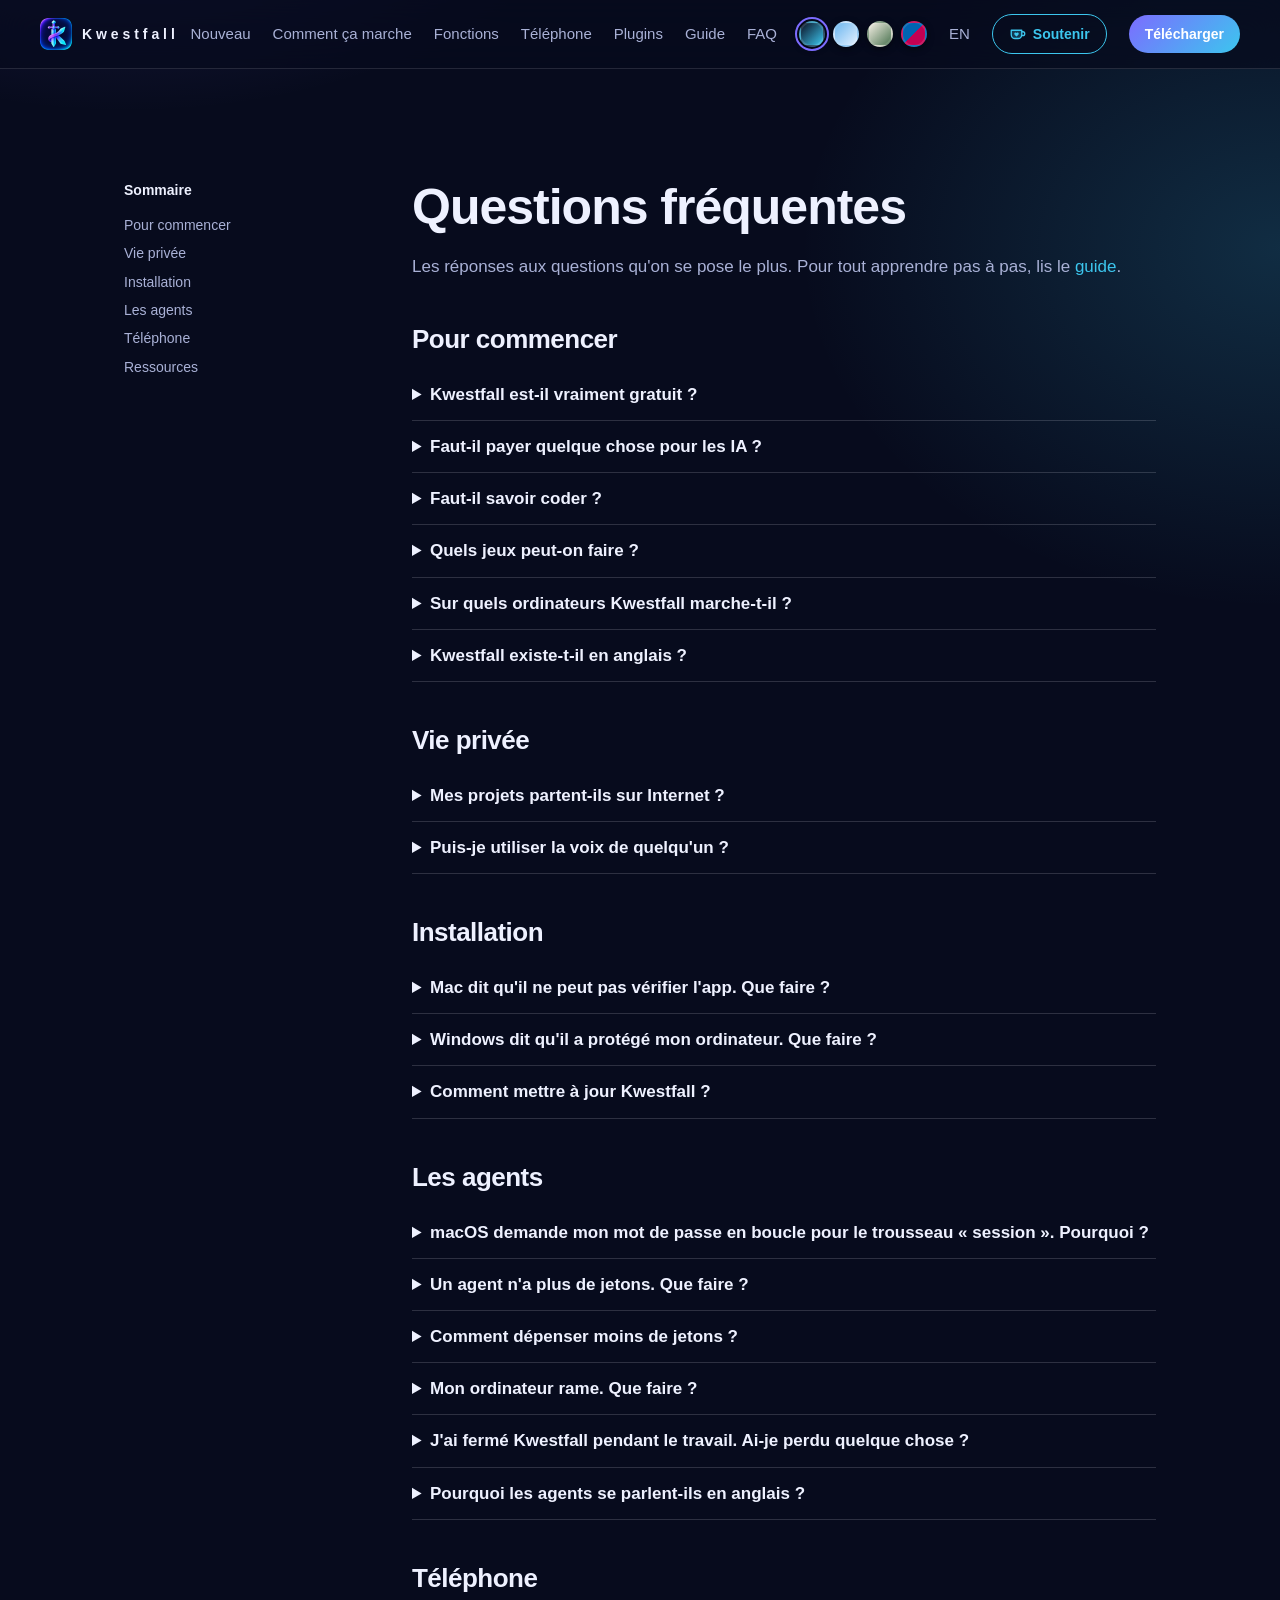
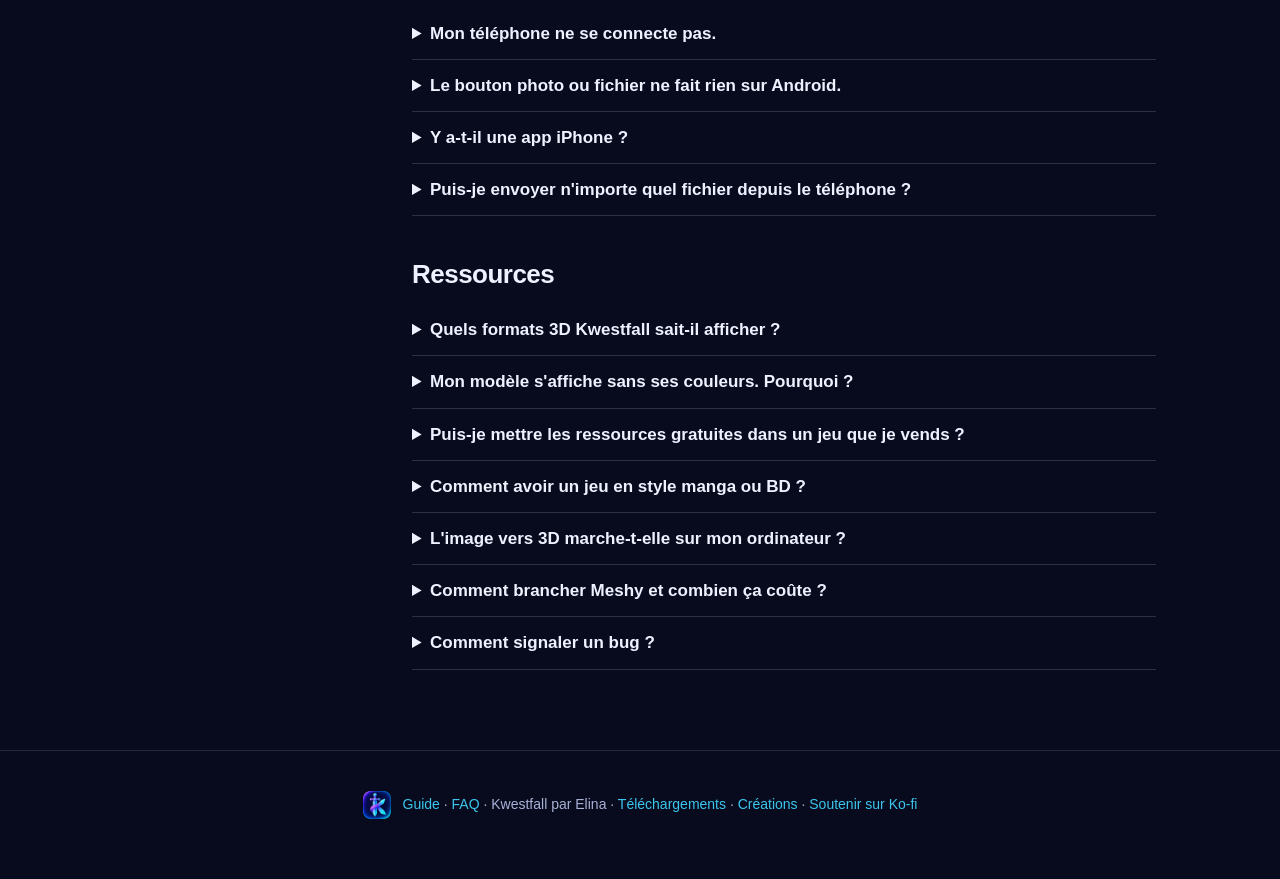
<file: docs/faq-fr.html>
<!doctype html>
<html lang="fr" data-theme="dark-aero">
<head>
<meta charset="utf-8">
<meta name="viewport" content="width=device-width, initial-scale=1">
<title>Kwestfall — Questions fréquentes</title>
<meta name="description" content="Les réponses aux questions qu&#x27;on se pose le plus. Pour tout apprendre pas à pas, lis le guide.">
<link rel="icon" href="img/novara-icon.png">
<link rel="stylesheet" href="style.css?v=16">
<script src="site.js?v=14" defer></script>
</head>
<body>
<header class="top">
  <a class="brand" href="fr.html"><img src="img/novara-icon.png" alt="" width="32" height="32"><span>Kwestfall</span></a>
  <nav>
    <a href="fr.html#new025">Nouveau</a>
    <a href="fr.html#how">Comment ça marche</a>
    <a href="fr.html#features">Fonctions</a>
    <a href="fr.html#phone">Téléphone</a>
    <a href="fr.html#community">Plugins</a>
    <a href="guide-fr.html">Guide</a>
    <a href="faq-fr.html">FAQ</a>
    <div class="theme-picker" role="group" aria-label="Thème du site">
      <button data-set-theme="dark-aero" style="--sw: linear-gradient(135deg,#0b1024,#3cc6ee)" title="Dark Aero" aria-label="Dark Aero"></button>
      <button data-set-theme="aero" style="--sw: linear-gradient(135deg,#6db7ef,#e3f0ff)" title="Frutiger Aero" aria-label="Frutiger Aero"></button>
      <button data-set-theme="technozen" style="--sw: linear-gradient(135deg,#f4efe4,#4a7350)" title="Technozen" aria-label="Technozen"></button>
      <button data-set-theme="metro" style="--sw: linear-gradient(135deg,#0063b1 50%,#c30052 50%)" title="Frutiger Metro" aria-label="Frutiger Metro"></button>
    </div>
    <a href="faq.html" lang="en">EN</a>
    <a class="btn small donate-mini" href="https://ko-fi.com/K4B229QS15" target="_blank" rel="noopener"><svg class="mug" viewBox="0 0 24 24" aria-hidden="true"><path d="M3 7h14v6a5 5 0 0 1-5 5H8a5 5 0 0 1-5-5z" fill="currentColor" opacity=".25"/><path d="M3 7h14v6a5 5 0 0 1-5 5H8a5 5 0 0 1-5-5zM17 9h1.5a2.5 2.5 0 0 1 0 5H17" fill="none" stroke="currentColor" stroke-width="1.8" stroke-linejoin="round"/><path d="M10 15.2s-3-1.8-3-3.6a1.6 1.6 0 0 1 3-.8 1.6 1.6 0 0 1 3 .8c0 1.8-3 3.6-3 3.6z" fill="currentColor"/></svg><span>Soutenir</span></a>
    <a class="btn small" href="https://github.com/elinahart/novara-releases/releases/latest">Télécharger</a>
  </nav>
</header>
<main class="doc">
<nav class="doc-toc" aria-label="Sommaire"><b>Sommaire</b><a href="#s1-pour-commencer">Pour commencer</a><a href="#s2-vie-prive">Vie privée</a><a href="#s3-installation">Installation</a><a href="#s4-les-agents">Les agents</a><a href="#s5-tlphone">Téléphone</a><a href="#s6-ressources">Ressources</a></nav>
<article>
<h1>Questions fréquentes</h1>
<p>Les réponses aux questions qu'on se pose le plus. Pour tout apprendre pas à pas, lis le <a href="guide-fr.html">guide</a>.</p>
<h2 id="s1-pour-commencer">Pour commencer</h2>
<details><summary>Kwestfall est-il vraiment gratuit ?</summary>
<p>Oui. Toutes les fonctions, tous les thèmes et toutes les mises à jour sont gratuits, sans abonnement et sans compte Kwestfall. Tu peux soutenir le projet sur <a href="https://ko-fi.com/K4B229QS15" target="_blank" rel="noopener">Ko-fi</a> si tu veux.</p>
</details>
<details><summary>Faut-il payer quelque chose pour les IA ?</summary>
<p>Les agents utilisent ton propre compte : un abonnement Claude, un compte ChatGPT ou un compte Google. Ce que ça coûte dépend de ce compte. Kwestfall choisit le bon modèle pour chaque tâche et ne dépense des jetons que là où une IA est vraiment utile.</p>
</details>
<details><summary>Faut-il savoir coder ?</summary>
<p>Non. Tu décris ton jeu avec tes mots, les agents écrivent le code et tu valides ce qu'ils créent.</p>
</details>
<details><summary>Quels jeux peut-on faire ?</summary>
<p>Des jeux web 2D, des jeux web 3D, des jeux Roblox Studio, des jeux Unity et des jeux ASCII, tout en caractères.</p>
</details>
<details><summary>Sur quels ordinateurs Kwestfall marche-t-il ?</summary>
<p>Sur Mac avec macOS 11 ou plus récent (Apple Silicon ou Intel), et sur PC avec Windows 10 ou 11 en 64 bits. Il n'y a pas de version Linux pour l'instant. Kwestfall regarde ta machine et te propose un nombre d'agents adapté.</p>
</details>
<details><summary>Kwestfall existe-t-il en anglais ?</summary>
<p>Oui, en français et en anglais. Il suit la langue de ton ordinateur.</p>
</details>
<h2 id="s2-vie-prive">Vie privée</h2>
<details><summary>Mes projets partent-ils sur Internet ?</summary>
<p>Tes projets restent sur ton ordinateur et Kwestfall ne collecte rien. Il va en ligne pour télécharger des outils et des mises à jour et pour lister les créations de la communauté. Les agents que tu connectes passent par ton compte : ce qu'ils lisent est traité par leur fournisseur, selon ses conditions.</p>
</details>
<details><summary>Puis-je utiliser la voix de quelqu'un ?</summary>
<p>Seulement avec son accord. Kwestfall fait copier de vraies voix et demande ce consentement avant d'enregistrer.</p>
</details>
<h2 id="s3-installation">Installation</h2>
<details><summary>Mac dit qu'il ne peut pas vérifier l'app. Que faire ?</summary>
<p>C'est normal : Kwestfall n'est pas notarié par Apple. Ouvre <b>Réglages Système › Confidentialité et sécurité</b>, descends et clique sur <b>Ouvrir quand même</b>. Il ne faut le faire qu'une fois.</p>
</details>
<details><summary>Windows dit qu'il a protégé mon ordinateur. Que faire ?</summary>
<p>L'installeur n'est pas signé par Microsoft. Clique sur <b>Informations complémentaires</b>, puis <b>Exécuter quand même</b>.</p>
</details>
<details><summary>Comment mettre à jour Kwestfall ?</summary>
<p>Kwestfall propose chaque mise à jour sur son écran d'accueil, avec ce qu'elle change. Sa signature est vérifiée avant l'installation.</p>
</details>
<h2 id="s4-les-agents">Les agents</h2>
<details><summary>macOS demande mon mot de passe en boucle pour le trousseau « session ». Pourquoi ?</summary>
<p>Claude Code garde sa connexion dans ton trousseau macOS et la relit à chaque agent. Si le trousseau est verrouillé, macOS redemande ton mot de passe pour chaque agent. Ouvre l'app <b>Trousseaux d'accès</b>, déverrouille « session », puis relance les agents. Kwestfall te prévient quand il voit le trousseau verrouillé.</p>
</details>
<details><summary>Un agent n'a plus de jetons. Que faire ?</summary>
<p>Kwestfall te propose de passer à une autre IA si tu en as connecté plusieurs. Tu peux aussi attendre la fin de ta limite, puis reprendre avec <b>Reprise</b>.</p>
</details>
<details><summary>Comment dépenser moins de jetons ?</summary>
<p>Choisis le mode <b>Éco</b> ou <b>Ultra éco</b> dans les réglages du projet. Les images, sons et musiques faits par les outils locaux ne coûtent aucun jeton.</p>
</details>
<details><summary>Mon ordinateur rame. Que faire ?</summary>
<p>Active le <b>Mode léger</b> du projet et réduis le nombre d'agents dans « Ressources et agents ».</p>
</details>
<details><summary>J'ai fermé Kwestfall pendant le travail. Ai-je perdu quelque chose ?</summary>
<p>Non. Les tâches, les décisions et le travail interrompu sont gardés. Rouvre le projet et utilise <b>Reprise</b> pour repartir avec la même équipe.</p>
</details>
<details><summary>Pourquoi les agents se parlent-ils en anglais ?</summary>
<p>Ça coûte moins de jetons. Tout ce qui t'est destiné reste dans ta langue.</p>
</details>
<h2 id="s5-tlphone">Téléphone</h2>
<details><summary>Mon téléphone ne se connecte pas.</summary>
<p>Vérifie que le téléphone et l'ordinateur sont sur le même Wi-Fi et que Kwestfall est ouvert. Scanne de nouveau le QR code de <b>Mon téléphone</b>. Hors de chez toi, il faut Tailscale sur les deux appareils.</p>
</details>
<details><summary>Le bouton photo ou fichier ne fait rien sur Android.</summary>
<p>Ton app Kwestfall est sûrement trop ancienne. Installe la dernière depuis la page du téléphone : ouvre dans Chrome l'adresse de ton Kwestfall suivie de <code>/novara-telephone.apk</code>.</p>
</details>
<details><summary>Y a-t-il une app iPhone ?</summary>
<p>Non, mais la page marche dans le navigateur de l'iPhone. Tu peux l'ajouter à ton écran d'accueil.</p>
</details>
<details><summary>Puis-je envoyer n'importe quel fichier depuis le téléphone ?</summary>
<p>Oui, dans l'onglet <b>Biblio</b>, jusqu'à 200 Mo par fichier. Ils arrivent dans les ressources du projet.</p>
</details>
<h2 id="s6-ressources">Ressources</h2>
<details><summary>Quels formats 3D Kwestfall sait-il afficher ?</summary>
<p>GLB, GLTF, FBX, OBJ, STL, PLY, DAE, 3DS, 3MF et USDZ, sur l'ordinateur et sur le téléphone. Les fichiers <code>.blend</code> demandent Blender.</p>
</details>
<details><summary>Mon modèle s'affiche sans ses couleurs. Pourquoi ?</summary>
<p>Kwestfall cherche les textures à côté du modèle, dans un dossier <code>&lt;nom&gt;.fbm</code> ou dans un dossier <code>textures</code>. Si elles sont ailleurs, le modèle s'affiche sans elles.</p>
</details>
<details><summary>Puis-je mettre les ressources gratuites dans un jeu que je vends ?</summary>
<p>Oui. Kwestfall ne garde que des licences qui le permettent (CC0, CC-BY, MIT, ISC, OFL, licence Pixabay) et refuse les autres. Chaque fichier est inscrit dans <code>CREDITS.md</code> ; pour les licences CC-BY, mets le texte de crédit dans le générique de ton jeu.</p>
</details>
<details><summary>Comment avoir un jeu en style manga ou BD ?</summary>
<p>Choisis le style <b>Manga / BD</b> ou <b>Anime</b> pour ton projet. Les agents utilisent alors des ombres franches, un contour encré et les polices BD Bangers et Comic Neue. Avant de te montrer un modèle, ils le comparent à des images de vrais jeux de ce style.</p>
</details>
<details><summary>L'image vers 3D marche-t-elle sur mon ordinateur ?</summary>
<p>TripoSR tourne sur les Mac à puce Apple et sur les PC (plus vite avec une carte NVIDIA). Il ne marche pas sur les Mac à processeur Intel. TRELLIS demande une carte NVIDIA avec 16 Go de mémoire vidéo. Dans tous les cas, c'est un brouillon que les agents retravaillent.</p>
</details>
<details><summary>Comment brancher Meshy et combien ça coûte ?</summary>
<p>Meshy demande un abonnement payant (le forfait gratuit n'a pas d'accès pour les applications). Colle ta clé Meshy dans <b>Réglages › Services connectés</b> : elle est gardée dans le trousseau, jamais en clair. Avant chaque dépense, Kwestfall te montre le prix en crédits et l'image ou le modèle concerné, et rien ne part sans ton oui. Pour un personnage, le créateur de Kwestfall (gratuit) passe d'abord.</p>
</details>
<details><summary>Comment signaler un bug ?</summary>
<p>Utilise <b>Signaler un bug</b> dans Kwestfall ou ouvre un ticket sur <a href="https://github.com/elinahart/novara-releases/issues" target="_blank" rel="noopener">GitHub</a>.</p>
</details>
</article>
</main>
<footer>
  <img src="img/novara-icon.png" alt="" width="28" height="28">
  <p><span class="footer-docs"><a href="guide-fr.html">Guide</a> · <a href="faq-fr.html">FAQ</a> · </span>Kwestfall par Elina · <a href="https://github.com/elinahart/novara-releases">Téléchargements</a> · <a href="https://github.com/elinahart/novara-creations">Créations</a> · <a href="https://ko-fi.com/K4B229QS15" target="_blank" rel="noopener">Soutenir sur Ko-fi</a></p>
</footer>
</body>
</html>
</file>
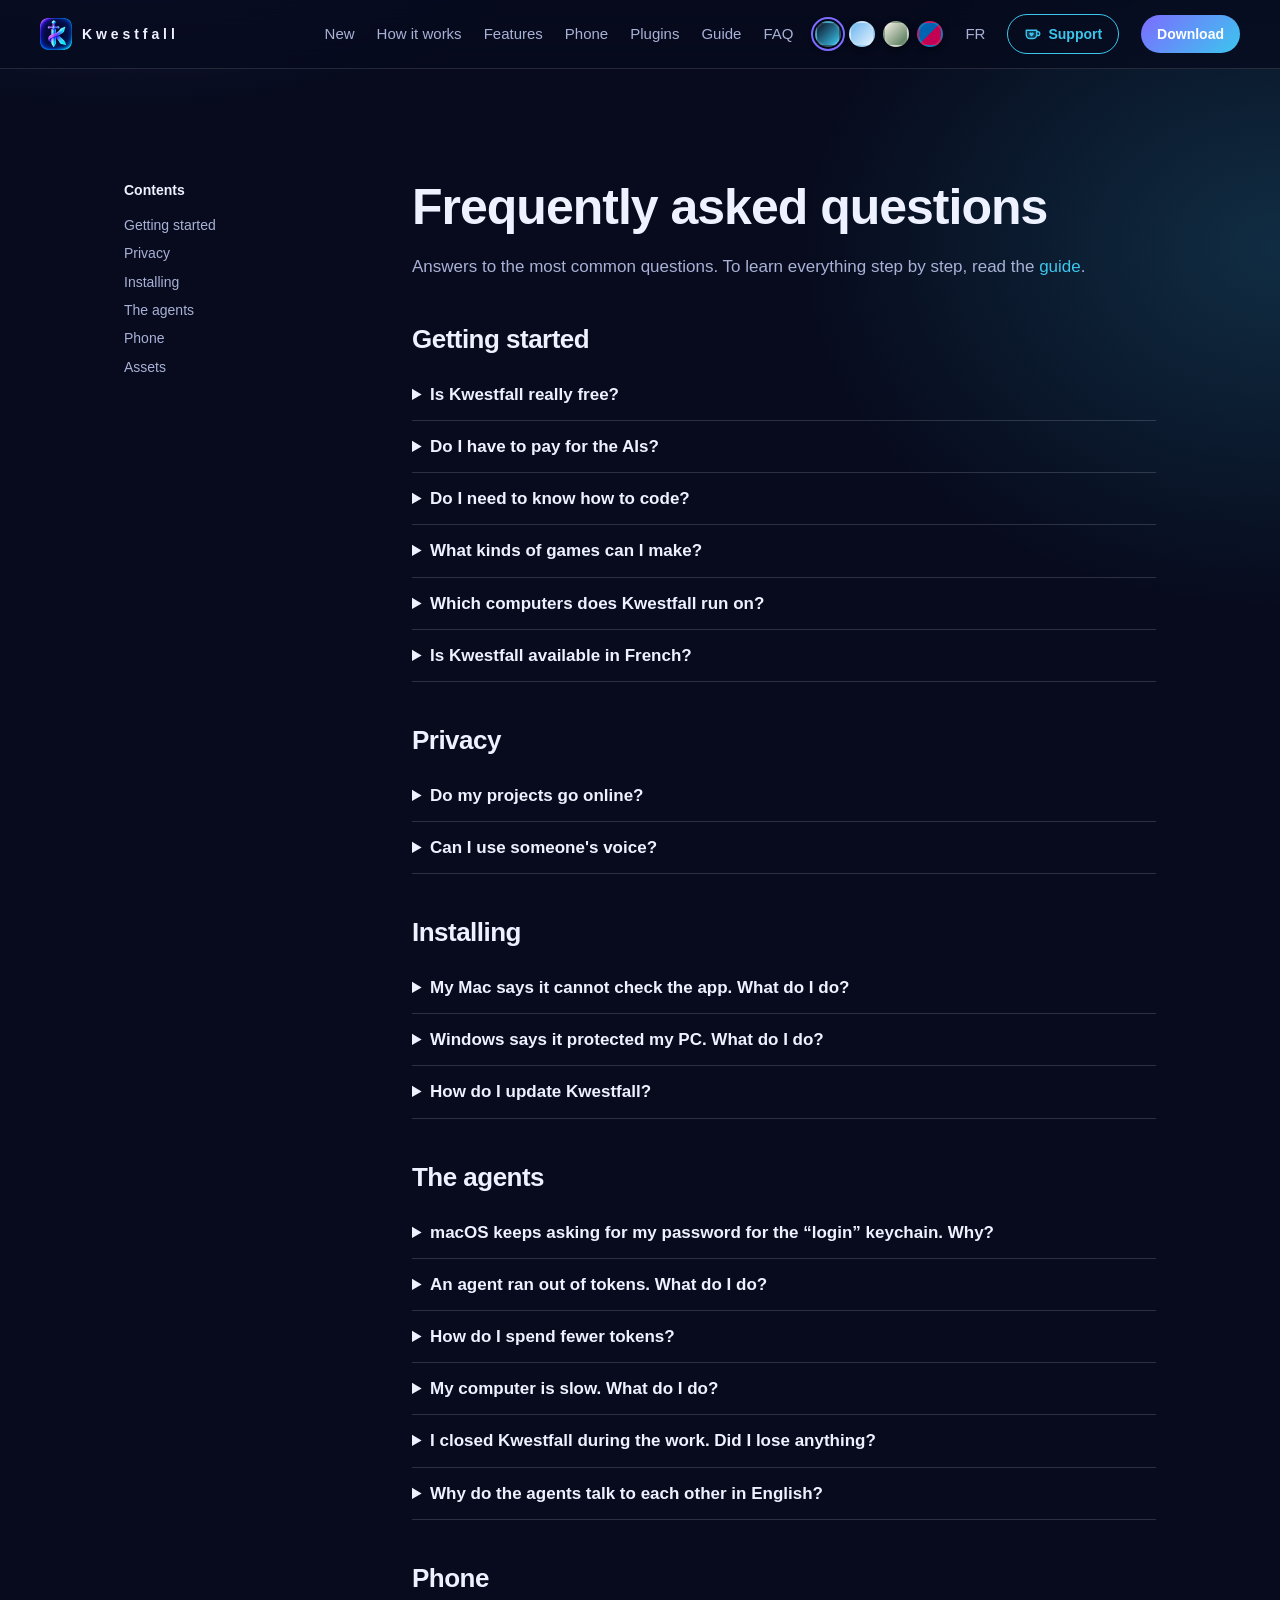
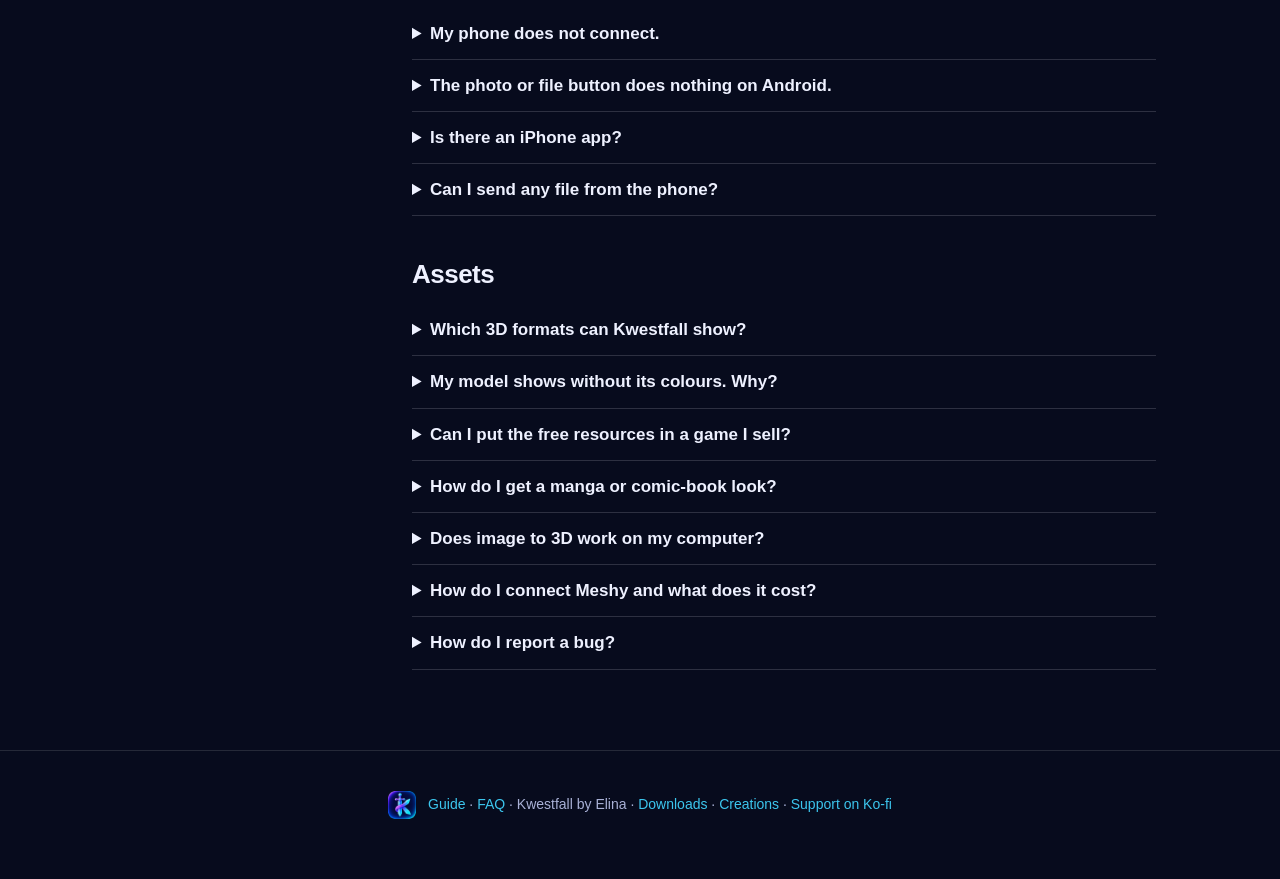
<file: docs/faq.html>
<!doctype html>
<html lang="en" data-theme="dark-aero">
<head>
<meta charset="utf-8">
<meta name="viewport" content="width=device-width, initial-scale=1">
<title>Kwestfall — Frequently asked questions</title>
<meta name="description" content="Answers to the most common questions. To learn everything step by step, read the guide.">
<link rel="icon" href="img/novara-icon.png">
<link rel="stylesheet" href="style.css?v=16">
<script src="site.js?v=14" defer></script>
</head>
<body>
<header class="top">
  <a class="brand" href="index.html"><img src="img/novara-icon.png" alt="" width="32" height="32"><span>Kwestfall</span></a>
  <nav>
    <a href="index.html#new025">New</a>
    <a href="index.html#how">How it works</a>
    <a href="index.html#features">Features</a>
    <a href="index.html#phone">Phone</a>
    <a href="index.html#community">Plugins</a>
    <a href="guide.html">Guide</a>
    <a href="faq.html">FAQ</a>
    <div class="theme-picker" role="group" aria-label="Site theme">
      <button data-set-theme="dark-aero" style="--sw: linear-gradient(135deg,#0b1024,#3cc6ee)" title="Dark Aero" aria-label="Dark Aero"></button>
      <button data-set-theme="aero" style="--sw: linear-gradient(135deg,#6db7ef,#e3f0ff)" title="Frutiger Aero" aria-label="Frutiger Aero"></button>
      <button data-set-theme="technozen" style="--sw: linear-gradient(135deg,#f4efe4,#4a7350)" title="Technozen" aria-label="Technozen"></button>
      <button data-set-theme="metro" style="--sw: linear-gradient(135deg,#0063b1 50%,#c30052 50%)" title="Frutiger Metro" aria-label="Frutiger Metro"></button>
    </div>
    <a href="faq-fr.html" lang="fr">FR</a>
    <a class="btn small donate-mini" href="https://ko-fi.com/K4B229QS15" target="_blank" rel="noopener"><svg class="mug" viewBox="0 0 24 24" aria-hidden="true"><path d="M3 7h14v6a5 5 0 0 1-5 5H8a5 5 0 0 1-5-5z" fill="currentColor" opacity=".25"/><path d="M3 7h14v6a5 5 0 0 1-5 5H8a5 5 0 0 1-5-5zM17 9h1.5a2.5 2.5 0 0 1 0 5H17" fill="none" stroke="currentColor" stroke-width="1.8" stroke-linejoin="round"/><path d="M10 15.2s-3-1.8-3-3.6a1.6 1.6 0 0 1 3-.8 1.6 1.6 0 0 1 3 .8c0 1.8-3 3.6-3 3.6z" fill="currentColor"/></svg><span>Support</span></a>
    <a class="btn small" href="https://github.com/elinahart/novara-releases/releases/latest">Download</a>
  </nav>
</header>
<main class="doc">
<nav class="doc-toc" aria-label="Contents"><b>Contents</b><a href="#s1-getting-started">Getting started</a><a href="#s2-privacy">Privacy</a><a href="#s3-installing">Installing</a><a href="#s4-the-agents">The agents</a><a href="#s5-phone">Phone</a><a href="#s6-assets">Assets</a></nav>
<article>
<h1>Frequently asked questions</h1>
<p>Answers to the most common questions. To learn everything step by step, read the <a href="guide.html">guide</a>.</p>
<h2 id="s1-getting-started">Getting started</h2>
<details><summary>Is Kwestfall really free?</summary>
<p>Yes. Every feature, theme and update is free, with no subscription and no Kwestfall account. You can support the project on <a href="https://ko-fi.com/K4B229QS15" target="_blank" rel="noopener">Ko-fi</a> if you like.</p>
</details>
<details><summary>Do I have to pay for the AIs?</summary>
<p>The agents use your own account: a Claude subscription, a ChatGPT account or a Google account. What it costs depends on that account. Kwestfall picks the right model for each task and only spends tokens where an AI really helps.</p>
</details>
<details><summary>Do I need to know how to code?</summary>
<p>No. You describe your game in your own words, the agents write the code and you approve what they make.</p>
</details>
<details><summary>What kinds of games can I make?</summary>
<p>Web 2D games, Web 3D games, Roblox Studio games, Unity games and ASCII games, made only of characters.</p>
</details>
<details><summary>Which computers does Kwestfall run on?</summary>
<p>Macs with macOS 11 or later (Apple Silicon or Intel), and PCs with 64-bit Windows 10 or 11. There is no Linux version for now. Kwestfall looks at your machine and suggests a suitable number of agents.</p>
</details>
<details><summary>Is Kwestfall available in French?</summary>
<p>Yes, in English and French. It follows your computer's language.</p>
</details>
<h2 id="s2-privacy">Privacy</h2>
<details><summary>Do my projects go online?</summary>
<p>Your projects stay on your computer and Kwestfall collects nothing. It goes online to download tools and updates and to list the community's creations. The agents you connect go through your account: what they read is handled by their provider, under its own terms.</p>
</details>
<details><summary>Can I use someone's voice?</summary>
<p>Only with their consent. Kwestfall copies real voices and asks for that consent before recording.</p>
</details>
<h2 id="s3-installing">Installing</h2>
<details><summary>My Mac says it cannot check the app. What do I do?</summary>
<p>That is normal: Kwestfall is not notarised by Apple. Open <b>System Settings › Privacy &amp; Security</b>, scroll down and click <b>Open Anyway</b>. You only do this once.</p>
</details>
<details><summary>Windows says it protected my PC. What do I do?</summary>
<p>The installer is not signed by Microsoft. Click <b>More info</b>, then <b>Run anyway</b>.</p>
</details>
<details><summary>How do I update Kwestfall?</summary>
<p>Kwestfall offers each update on its start screen, with what it changes. Its signature is checked before installing.</p>
</details>
<h2 id="s4-the-agents">The agents</h2>
<details><summary>macOS keeps asking for my password for the “login” keychain. Why?</summary>
<p>Claude Code keeps its login in your macOS keychain and reads it for each agent. If the keychain is locked, macOS asks for your password at each agent. Open the <b>Keychain Access</b> app, unlock “login”, then start the agents again. Kwestfall warns you when it sees the keychain locked.</p>
</details>
<details><summary>An agent ran out of tokens. What do I do?</summary>
<p>Kwestfall offers to switch to another AI if you connected several. You can also wait for your limit to end, then go on with <b>Resume</b>.</p>
</details>
<details><summary>How do I spend fewer tokens?</summary>
<p>Choose <b>Eco</b> or <b>Ultra eco</b> in the project settings. Pictures, sounds and music made by local tools cost no tokens.</p>
</details>
<details><summary>My computer is slow. What do I do?</summary>
<p>Turn on the project's <b>Light mode</b> and lower the number of agents in “Resources and agents”.</p>
</details>
<details><summary>I closed Kwestfall during the work. Did I lose anything?</summary>
<p>No. Tasks, decisions and interrupted work are kept. Reopen the project and use <b>Resume</b> to go on with the same team.</p>
</details>
<details><summary>Why do the agents talk to each other in English?</summary>
<p>It costs fewer tokens. Everything meant for you stays in your language.</p>
</details>
<h2 id="s5-phone">Phone</h2>
<details><summary>My phone does not connect.</summary>
<p>Check that the phone and the computer are on the same Wi-Fi and that Kwestfall is open. Scan the QR code in <b>My phone</b> again. Away from home, you need Tailscale on both devices.</p>
</details>
<details><summary>The photo or file button does nothing on Android.</summary>
<p>Your Kwestfall app is probably too old. Install the latest one from the phone page: in Chrome, open your Kwestfall's address followed by <code>/novara-telephone.apk</code>.</p>
</details>
<details><summary>Is there an iPhone app?</summary>
<p>No, but the page works in the iPhone's browser. You can add it to your home screen.</p>
</details>
<details><summary>Can I send any file from the phone?</summary>
<p>Yes, in the <b>Library</b> tab, up to 200 MB per file. They arrive in the project's resources.</p>
</details>
<h2 id="s6-assets">Assets</h2>
<details><summary>Which 3D formats can Kwestfall show?</summary>
<p>GLB, GLTF, FBX, OBJ, STL, PLY, DAE, 3DS, 3MF and USDZ, on the computer and on the phone. <code>.blend</code> files need Blender.</p>
</details>
<details><summary>My model shows without its colours. Why?</summary>
<p>Kwestfall looks for textures next to the model, in a <code>&lt;name&gt;.fbm</code> folder or in a <code>textures</code> folder. If they are somewhere else, the model shows without them.</p>
</details>
<details><summary>Can I put the free resources in a game I sell?</summary>
<p>Yes. Kwestfall only keeps licences that allow it (CC0, CC-BY, MIT, ISC, OFL, Pixabay licence) and refuses the others. Every file is written in <code>CREDITS.md</code>; for CC-BY licences, put the credit text in your game's end credits.</p>
</details>
<details><summary>How do I get a manga or comic-book look?</summary>
<p>Pick the <b>Manga / comic</b> or <b>Anime</b> style for your project. The agents then use hard shadows, an inked outline and the Bangers and Comic Neue comic fonts. Before showing you a model, they compare it with pictures from real games in that style.</p>
</details>
<details><summary>Does image to 3D work on my computer?</summary>
<p>TripoSR runs on Apple-chip Macs and on PCs (faster with an NVIDIA card). It does not run on Intel Macs. TRELLIS needs an NVIDIA card with 16 GB of video memory. Either way, it is a draft the agents rework.</p>
</details>
<details><summary>How do I connect Meshy and what does it cost?</summary>
<p>Meshy needs a paid plan (the free plan has no access for apps). Paste your Meshy key in <b>Settings › Connected services</b>: it is kept in the keychain, never in plain text. Before every spend, Kwestfall shows you the price in credits and the picture or model it is about, and nothing goes without your yes. For a character, Kwestfall's own creator (free) comes first.</p>
</details>
<details><summary>How do I report a bug?</summary>
<p>Use <b>Report a bug</b> in Kwestfall or open an issue on <a href="https://github.com/elinahart/novara-releases/issues" target="_blank" rel="noopener">GitHub</a>.</p>
</details>
</article>
</main>
<footer>
  <img src="img/novara-icon.png" alt="" width="28" height="28">
  <p><span class="footer-docs"><a href="guide.html">Guide</a> · <a href="faq.html">FAQ</a> · </span>Kwestfall by Elina · <a href="https://github.com/elinahart/novara-releases">Downloads</a> · <a href="https://github.com/elinahart/novara-creations">Creations</a> · <a href="https://ko-fi.com/K4B229QS15" target="_blank" rel="noopener">Support on Ko-fi</a></p>
</footer>
</body>
</html>
</file>
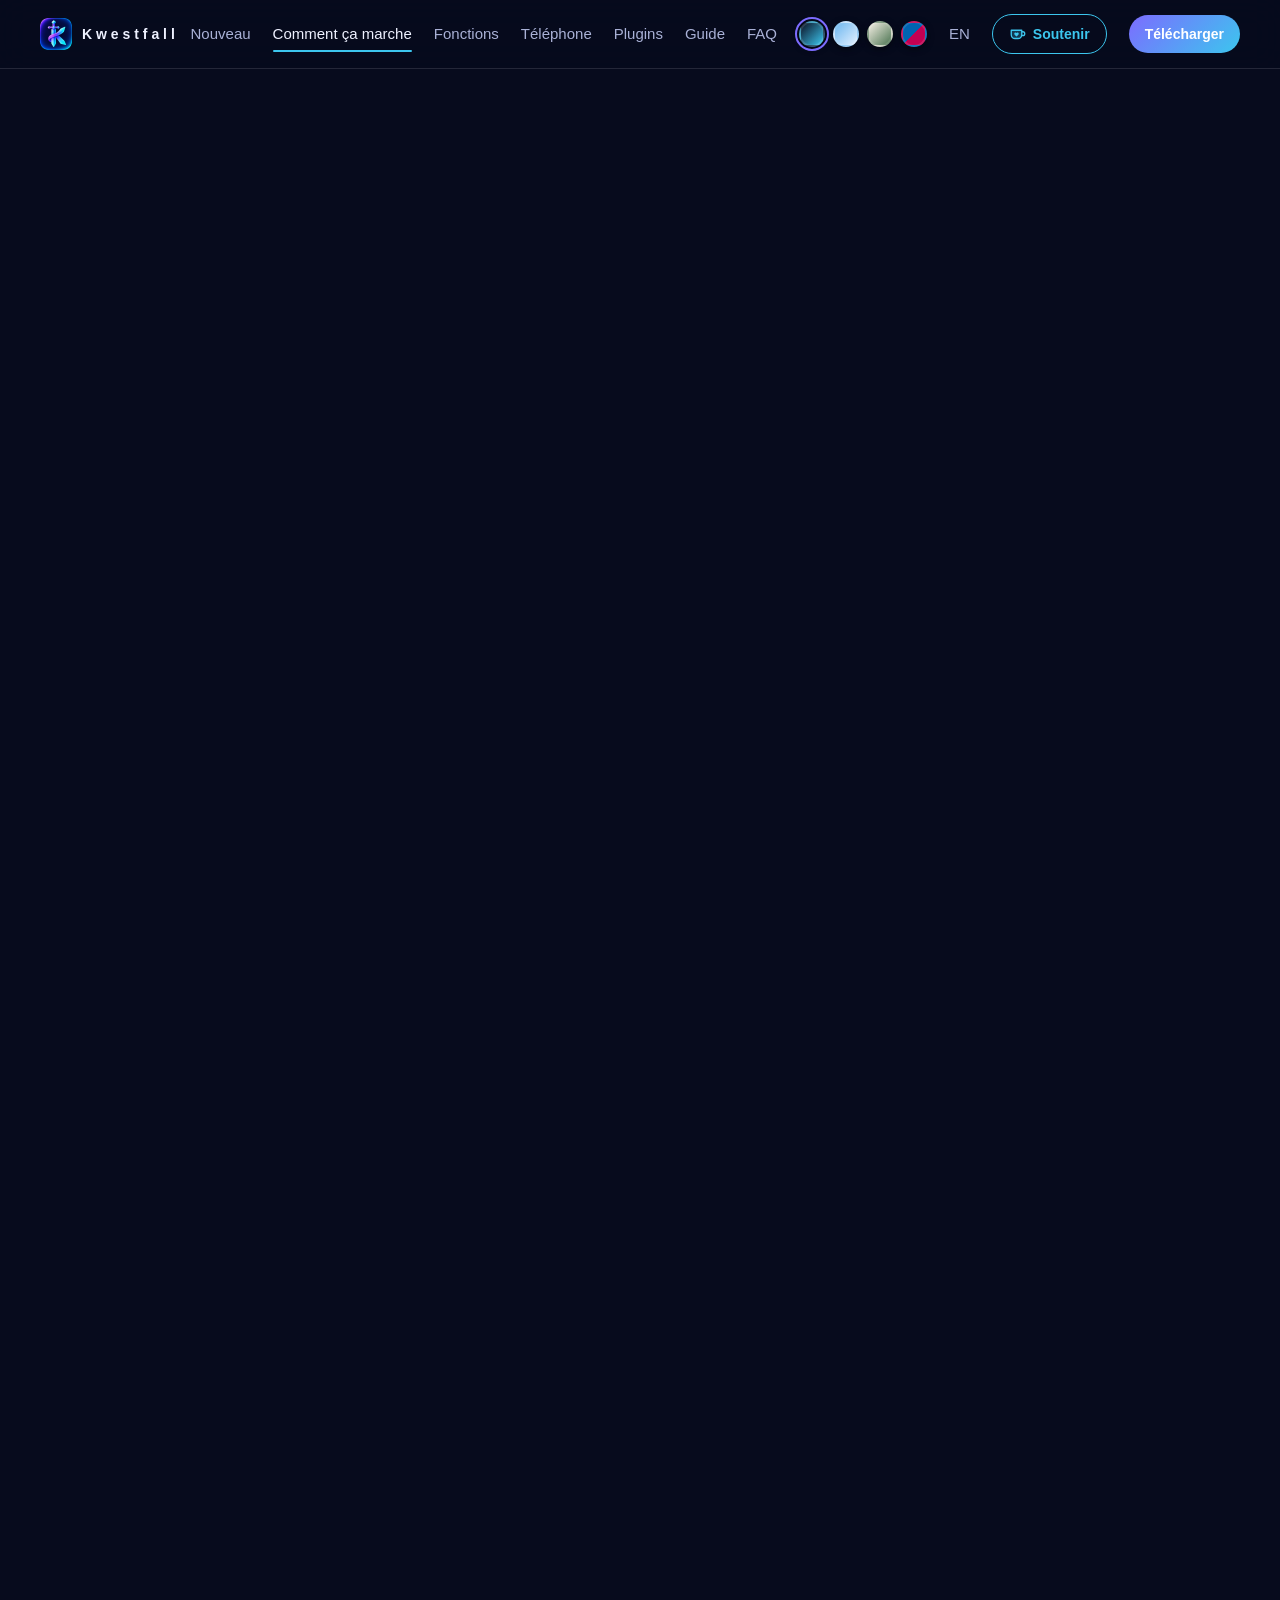
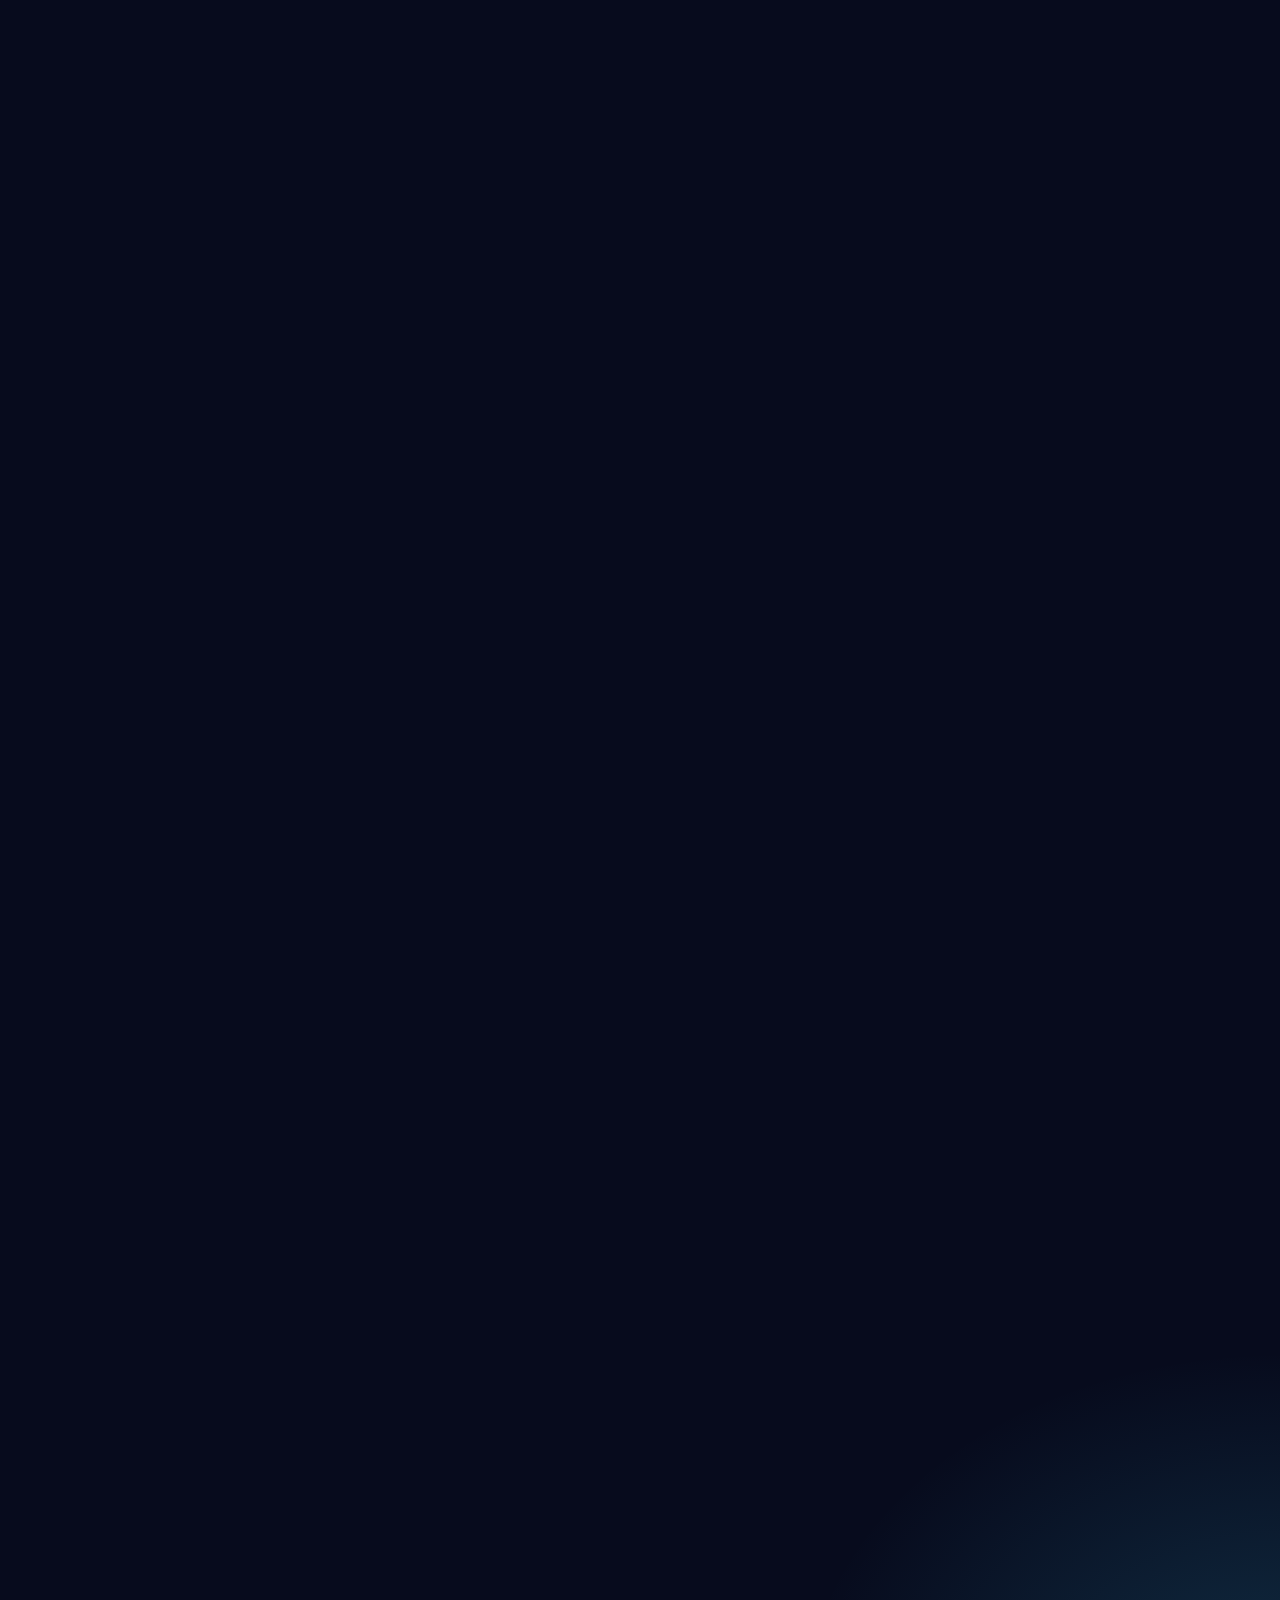
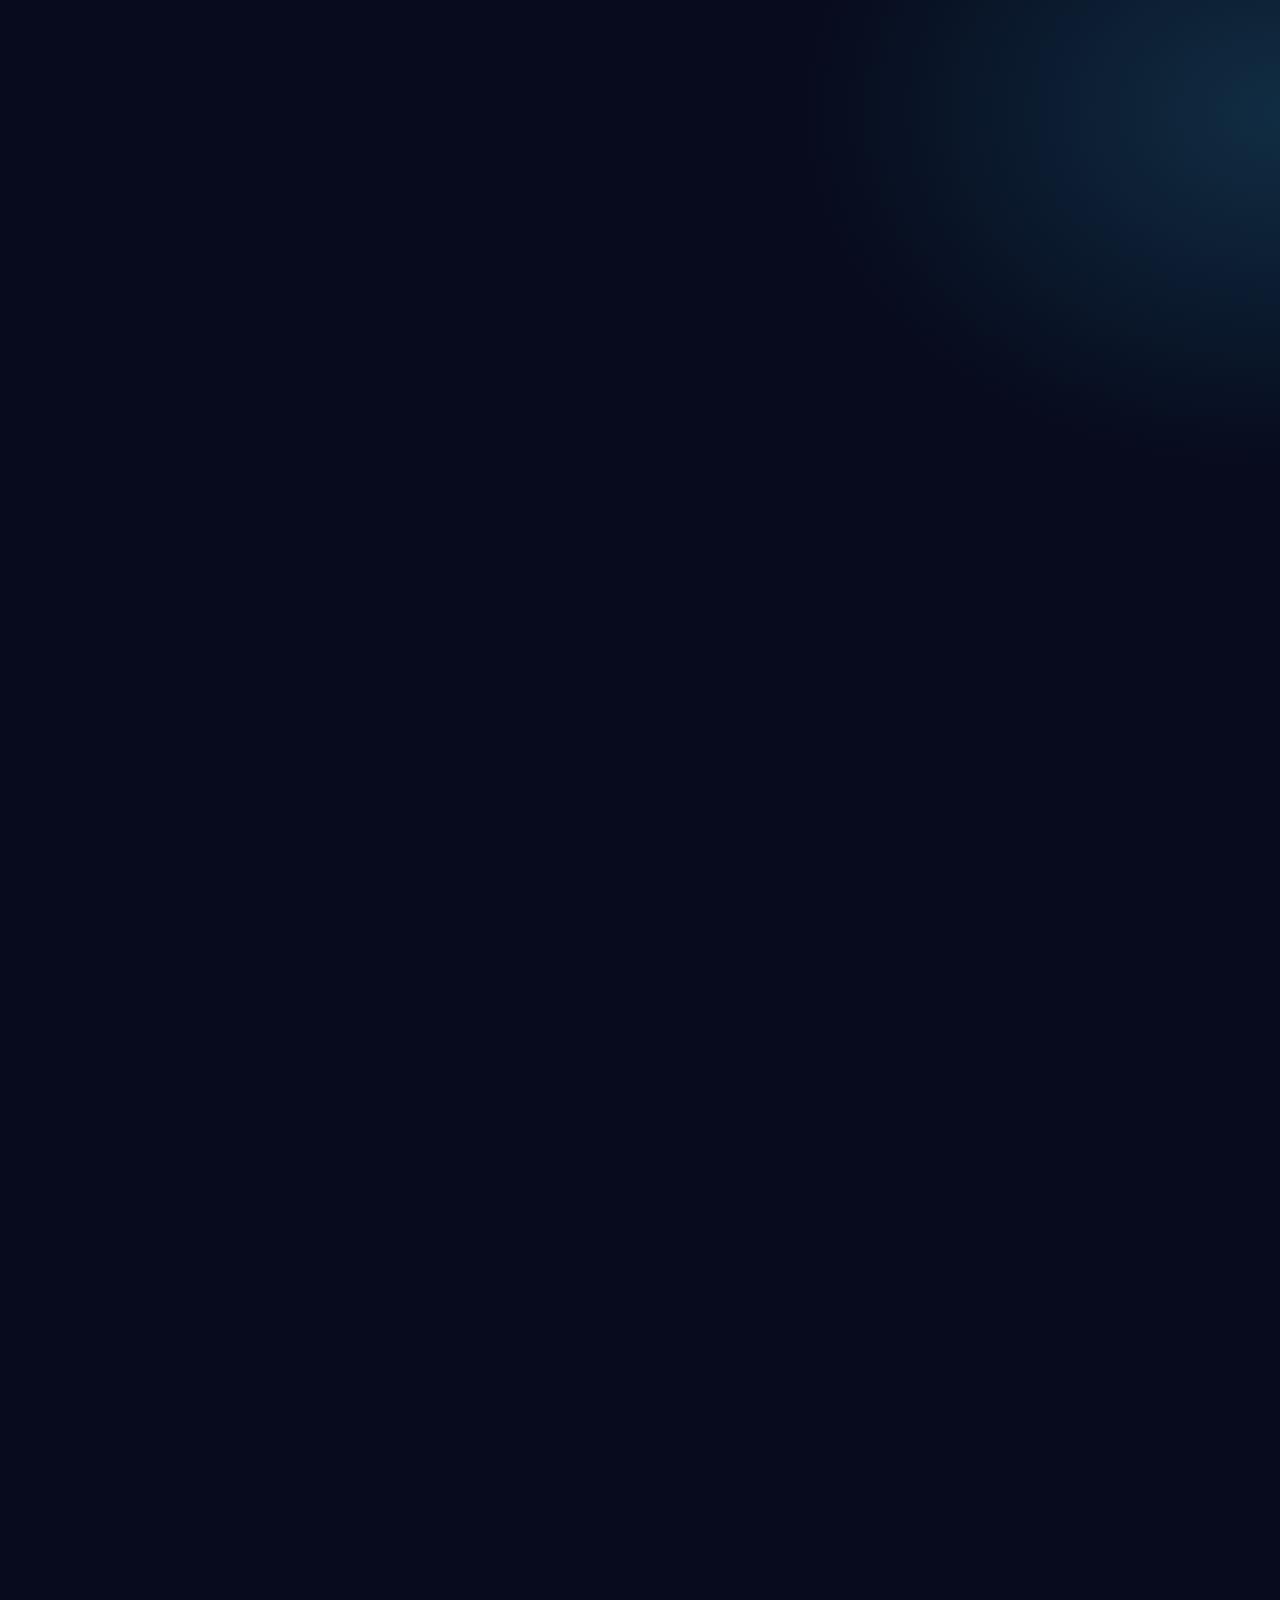
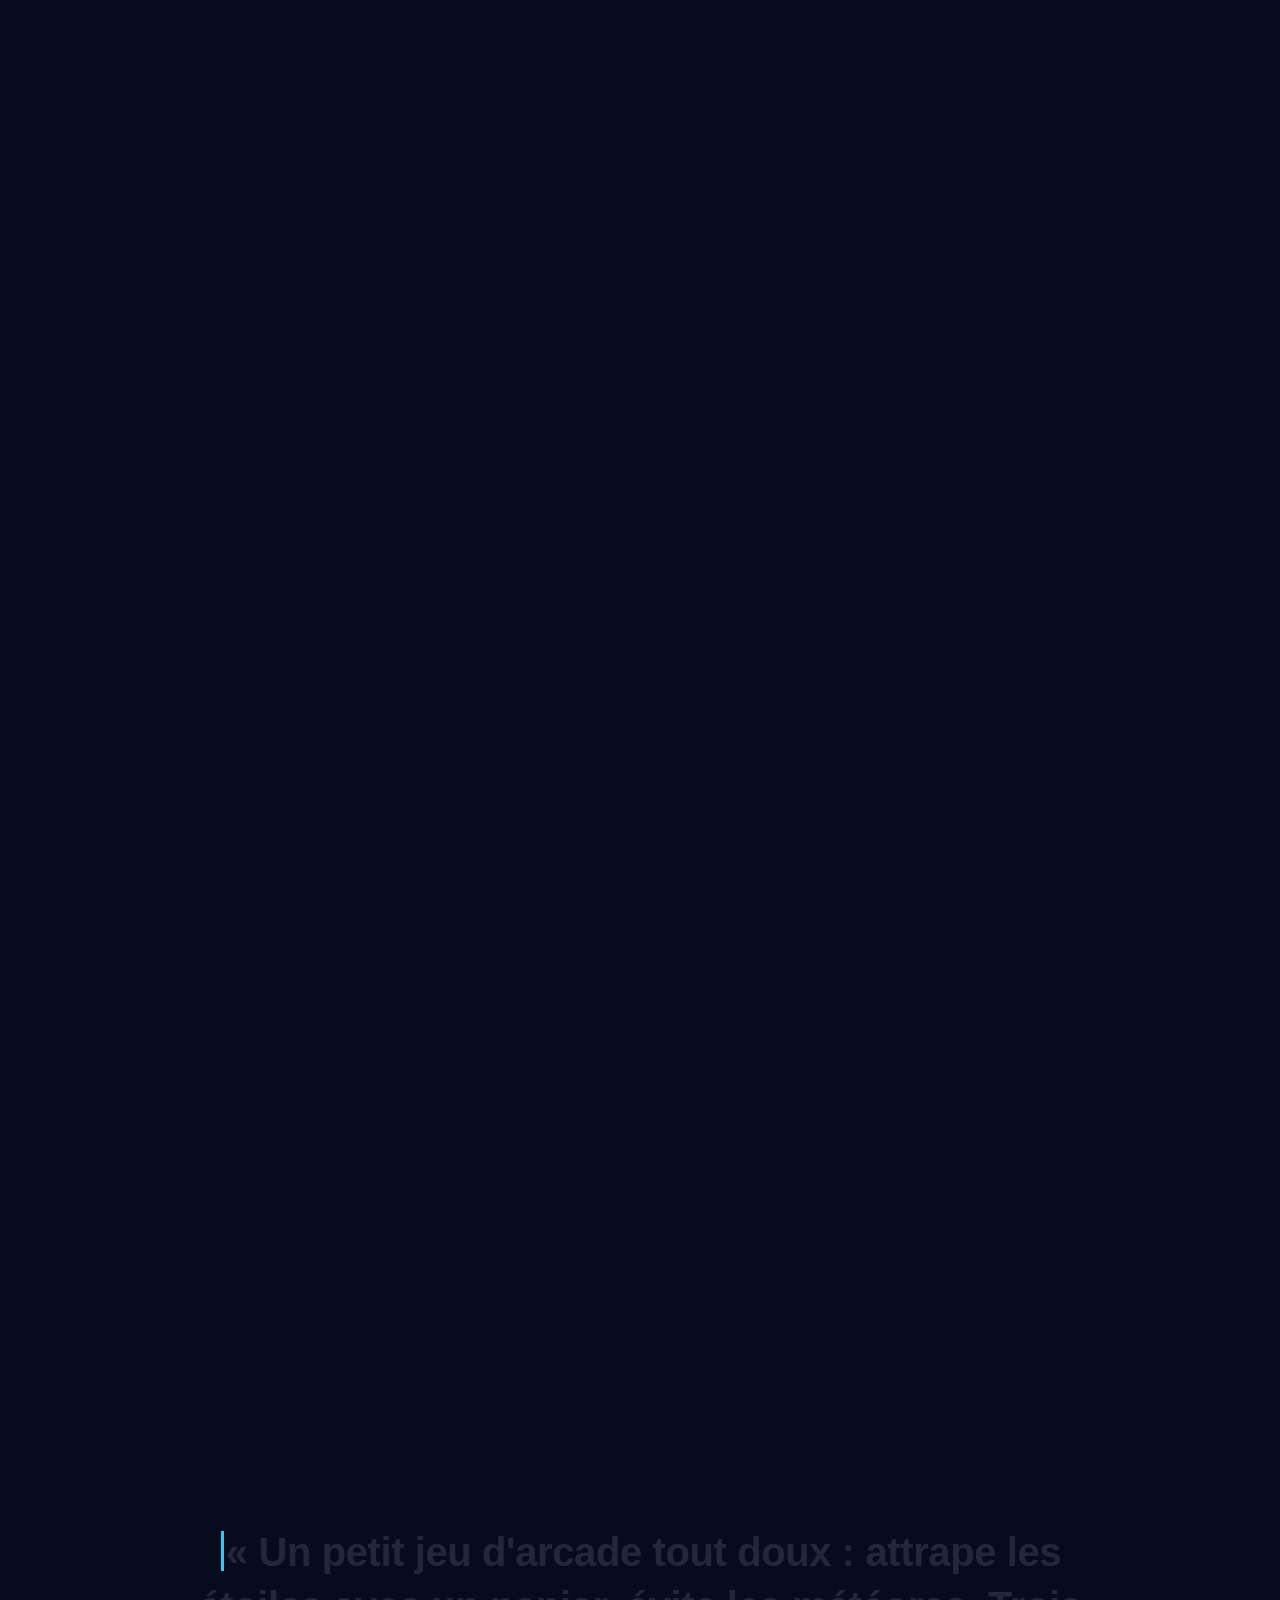
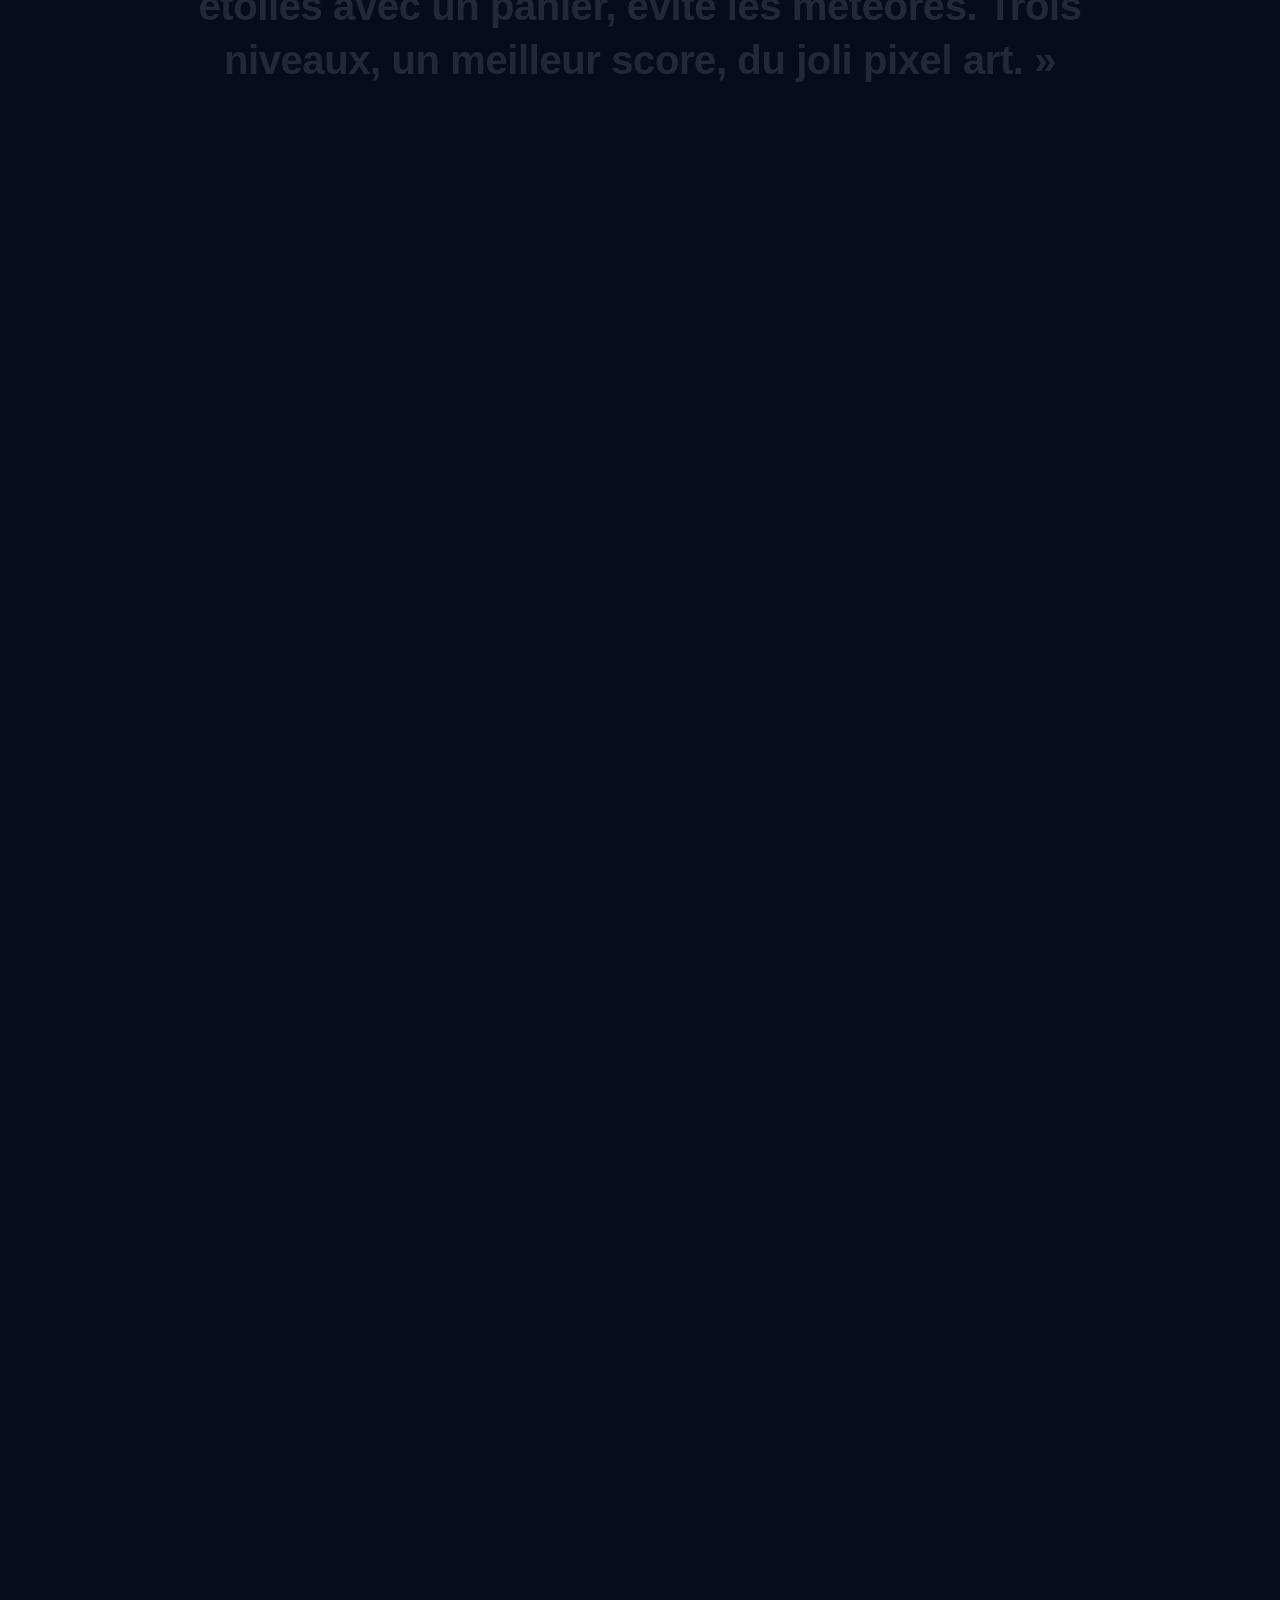
<file: docs/fr.html>
<!doctype html>
<html lang="fr" data-theme="dark-aero">
<head>
<meta charset="utf-8">
<meta name="viewport" content="width=device-width, initial-scale=1">
<title>Kwestfall — Crée des jeux avec une équipe d'agents IA</title>
<meta name="description" content="Kwestfall est une app gratuite qui transforme Claude Code, Codex et Gemini (Antigravity) en studio de jeu : un coordinateur découpe ton idée en tâches, les agents créent ton jeu, et tu valides chaque asset.">
<meta property="og:title" content="Kwestfall — Crée des jeux avec une équipe d'agents IA">
<meta property="og:description" content="Décris ton jeu. Une équipe d'agents IA le crée. Tu valides chaque asset.">
<meta property="og:image" content="https://elinahart.github.io/novara-releases/img/hero-town.jpg">
<meta property="og:url" content="https://elinahart.github.io/novara-releases/">
<meta name="twitter:card" content="summary_large_image">
<link rel="icon" href="img/novara-icon.png">
<link rel="stylesheet" href="style.css?v=16">
<script src="site.js?v=14" defer></script>
</head>
<body>
<header class="top">
  <a class="brand" href="#"><img src="img/novara-icon.png" alt="" width="32" height="32"><span>Kwestfall</span></a>
  <nav>
    <a href="#new0212">Nouveau</a>
    <a href="#how">Comment ça marche</a>
    <a href="#features">Fonctions</a>
    <a href="#phone">Téléphone</a>
    <a href="#community">Plugins</a>
    <a href="guide-fr.html">Guide</a>
    <a href="faq-fr.html">FAQ</a>
    <div class="theme-picker" role="group" aria-label="Thème du site">
      <button data-set-theme="dark-aero" style="--sw: linear-gradient(135deg,#0b1024,#3cc6ee)" title="Dark Aero" aria-label="Dark Aero"></button>
      <button data-set-theme="aero" style="--sw: linear-gradient(135deg,#6db7ef,#e3f0ff)" title="Frutiger Aero" aria-label="Frutiger Aero"></button>
      <button data-set-theme="technozen" style="--sw: linear-gradient(135deg,#f4efe4,#4a7350)" title="Technozen" aria-label="Technozen"></button>
      <button data-set-theme="metro" style="--sw: linear-gradient(135deg,#0063b1 50%,#c30052 50%)" title="Frutiger Metro" aria-label="Frutiger Metro"></button>
    </div>
    <a href="index.html" lang="en">EN</a>
    <a class="btn small donate-mini" href="https://ko-fi.com/K4B229QS15" target="_blank" rel="noopener"><svg class="mug" viewBox="0 0 24 24" aria-hidden="true"><path d="M3 7h14v6a5 5 0 0 1-5 5H8a5 5 0 0 1-5-5z" fill="currentColor" opacity=".25"/><path d="M3 7h14v6a5 5 0 0 1-5 5H8a5 5 0 0 1-5-5zM17 9h1.5a2.5 2.5 0 0 1 0 5H17" fill="none" stroke="currentColor" stroke-width="1.8" stroke-linejoin="round"/><path d="M10 15.2s-3-1.8-3-3.6a1.6 1.6 0 0 1 3-.8 1.6 1.6 0 0 1 3 .8c0 1.8-3 3.6-3 3.6z" fill="currentColor"/></svg><span>Soutenir</span></a>
    <a class="btn small" href="https://github.com/elinahart/novara-releases/releases/latest">Télécharger</a>
  </nav>
</header>

<main>
<section class="hero">
  <div class="hero-text reveal">
    <p class="eyebrow">Gratuit pour toujours · Sans abonnement · macOS · Windows</p>
    <h1>Crée des jeux vidéo avec une <em>équipe d'agents IA</em>.</h1>
    <p class="lead">Décris ton jeu en une phrase. Un coordinateur le découpe en tâches, les agents écrivent le code, dessinent les sprites et composent la musique — et tu valides chaque asset avant qu'il entre dans le jeu.</p>
    <div class="cta">
      <a class="btn" href="https://github.com/elinahart/novara-releases/releases/latest">⬇ Télécharger pour macOS</a>
      <a class="btn" href="https://github.com/elinahart/novara-releases/releases/tag/v0.2.9">⬇ Télécharger pour Windows</a>
      <a class="btn ghost" href="https://github.com/elinahart/novara-releases">Voir sur GitHub</a>
    </div>
    <p class="works">Marche avec <b>Claude Code</b>, <b>Codex</b> et <b>Gemini (Antigravity)</b> · pour <b>Web 2D</b>, <b>Web 3D</b>, <b>Roblox Studio</b> et <b>Unity</b></p>
  </div>
  <figure class="hero-shot reveal from-right"><img id="hero-img" src="img/hero-town.jpg" alt="Kwestfall : cinq agents et leurs rôles travaillent sur un jeu dans une petite ville isométrique" width="1720" height="880"></figure>
</section>

<section id="new0212" class="features new">
  <p class="new-tag reveal">Nouveau dans la 0.2.12 (Mac d'abord)</p>
  <h2 class="reveal">Une équipe qui ne te laisse plus dans le flou</h2>

  <article class="feature reveal" style="grid-template-columns: 1fr">
    <div><h3>Tu sais toujours ce qui t'attend</h3>
      <p>Une liste <b>« À valider »</b> rassemble tout ce qui attend ta réponse, sur l'ordinateur, le téléphone et à distance. Si toute l'équipe t'attend, Kwestfall te le dit en clair et prévient ton téléphone. Et quand le coordinateur ne dit rien depuis un moment, Kwestfall écrit lui-même un point d'avancement, sans dépenser de jetons.</p>
      <ul><li>Depuis le téléphone : lance ou reprends le coordinateur même si aucun agent n'est ouvert, envoie jusqu'à six photos d'un coup, et dicte sans changer de page</li><li>Musique : les vrais instruments installés jouent par défaut, et la validation dit ce qui a joué</li><li>Modèles 3D : le contrôle refuse les faces à l'envers et les ombres fausses avant de te montrer le modèle</li><li>0.2.13 : les tests du jeu n'attendent plus derrière une autre tâche lourde, et Kwestfall dit dans la Discussion quand des demandes font la queue</li><li>Des équipes plus rapides : moins d'attentes inutiles, des tests qui ne sont pas rejoués pour rien, et « fini » veut dire la demande entière, essayée dans le jeu</li></ul></div>
  </article>
</section>

<section id="new0211" class="features new">
  <p class="new-tag reveal">Nouveau dans la 0.2.11 (Mac d'abord)</p>
  <h2 class="reveal">Kwestfall ne fait plus seulement des jeux : cinq ateliers</h2>

  <article class="feature reveal">
    <div><h3>Un mode pour chaque chose à créer</h3>
      <p>En haut de la fenêtre, choisis ton atelier : <b>Jeux</b>, <b>Impression 3D</b>, <b>Logiciels</b>, <b>Applis Android</b> ou <b>Mods Minecraft</b>. Chacun a son accueil, ses projets, ses agents experts et ses vérifications. Le coordinateur et jusqu'à 6 agents travaillent comme avant, et tu valides chaque étape.</p>
      <ul><li>Une installation à la carte : seuls les outils du mode que tu utilises se téléchargent, avec leur taille et leur licence</li><li>Un nouveau niveau de dépense, <b>Super performance</b> : le modèle le plus fort pour le code et la création</li><li>L'IA locale résume les longs journaux de compilation pour économiser les jetons</li></ul></div>
    <figure><img src="img/modes/mode-jeux.jpg" alt="Kwestfall : les cinq modes en haut de la fenêtre, ici le mode Jeux avec les projets en cartes" loading="lazy"></figure>
  </article>

  <article class="feature flip reveal">
    <div><h3>Impression 3D : des objets qui s'impriment vraiment</h3>
      <p>Décris l'objet et ses mesures : les agents le dessinent en CAO, Kwestfall vérifie qu'il est imprimable (forme fermée, parois, surplombs, jeu entre les pièces, taille du plateau) et te montre son poids, son temps d'impression et le filament, lus dans ton trancheur.</p>
      <ul><li>Engrenages, roulements, filetages, vis, charnières et clips prêts à l'emploi</li><li>Réglages selon le filament : PLA, PETG, PETG transparent, TPU…</li><li>Calcul de solidité et mouvement des pièces vérifiés avant de valider</li></ul></div>
    <figure><img src="img/modes/validation-impression-3d.jpg" alt="Validation d'une boîte avec couvercle : aperçu 3D, poids, temps d'impression et vérifications réussies" loading="lazy"></figure>
  </article>

  <article class="feature reveal">
    <div><h3>Applications Android : jusqu'à l'APK sur ton téléphone</h3>
      <p>Les agents dessinent les écrans, tu valides la maquette, puis ils écrivent l'application en Kotlin. Kwestfall la compile, l'installe sur ton téléphone ou l'émulateur et te montre les captures, la taille et les permissions demandées.</p>
      <ul><li>Une clé d'essai pour tester ; ta vraie clé reste dans le trousseau, jamais lue par les agents</li><li>L'APK et le fichier du Play Store sont préparés, la publication reste entre tes mains</li></ul></div>
    <figure><img src="img/modes/validation-android.jpg" alt="Validation d'une application de notes : trois écrans, taille de l'APK, version et permissions" loading="lazy"></figure>
  </article>

  <article class="feature flip reveal">
    <div><h3>Logiciels : web, bureau ou ligne de commande</h3>
      <p>Une application web, une application de bureau ou un petit outil : la maquette d'abord, puis le logiciel qui tourne. Kwestfall compile, lance les tests et vérifie le code lui-même ; un logiciel qui échoue ne t'est pas montré. À la fin, un fichier à lancer ou un installateur.</p></div>
    <figure><img src="img/modes/mode-logiciels.jpg" alt="Le mode Logiciels : application web, application de bureau, outil en ligne de commande" loading="lazy"></figure>
  </article>

  <article class="feature reveal">
    <div><h3>Mods Minecraft : des textures qui font Minecraft</h3>
      <p>Un mod Fabric pour l'édition Java : blocs, objets, outils, armures et créatures. L'atelier de textures travaille en vrai pixel art 16×16, avec des familles cohérentes (minerai, lingot, bloc, outils) et des contrôles automatiques. Les créatures sont faites de parties articulées et animées, comme ce loup-garou géant.</p>
      <ul><li>Le mod compile et se charge dans un serveur d'essai sans lancer le jeu</li><li>Kwestfall ne contient aucune image de Mojang. Produit non officiel, non approuvé par Mojang.</li></ul></div>
    <figure><img src="img/modes/minecraft-loup-garou.gif" alt="Un loup-garou géant en blocs, animé en train de marcher" loading="lazy"></figure>
  </article>
</section>

<section id="new028" class="features new">
  <p class="new-tag reveal">Nouveau dans les 0.2.8, 0.2.9 et 0.2.10</p>
  <h2 class="reveal">Kwestfall : un nouveau nom, un nouveau logo</h2>

  <article class="feature reveal" style="grid-template-columns: 1fr">
    <div><h3>Le même studio d'agents, sous son vrai nom</h3>
      <p>NOVARA devient <b>Kwestfall</b>, avec son K à l'épée. Tes projets, tes agents et tes réglages restent les mêmes.</p>
      <ul><li>Un panneau « Autorisations » qui vérifie tout au démarrage et ouvre le bon réglage du Mac</li><li>Le téléphone aux couleurs de ton thème, avec les visages des agents, les réglages du projet et le micro, comme à distance</li><li>Les effets visuels se voient partout : ordinateur, autre ordinateur et téléphone</li><li>Un lecteur de son Kwestfall, une Discussion qui reste dans son cadre, et Blender qui ne bloque plus la file quand il plante</li><li>Le logo prend les couleurs de certains thèmes : Aurore, Metro, Technozen, Glacier et Rétro</li><li>0.2.10 : Roblox garde un seul Roblox Studio par jeu, les agents ne le ferment et ne le rouvrent plus (Mac d'abord, Windows en 0.2.9 pour quelques jours)</li></ul></div>
  </article>
</section>

<section id="new027" class="features new">
  <p class="new-tag reveal">Nouveau dans la 0.2.7</p>
  <h2 class="reveal">Meshy 3D dans ton équipe</h2>

  <article class="feature reveal" style="grid-template-columns: 1fr">
    <div><h3>Des modèles 3D en quelques minutes, sous ton contrôle</h3>
      <p>Branche ton compte <b>Meshy</b> (clé personnelle, gardée dans le trousseau) et tes agents créent images, modèles 3D, textures, squelettes et animations avec lui. Chaque dépense te montre d'abord son prix et l'image ou le modèle concerné : rien ne part sans ton oui.</p>
      <ul><li>Pour un personnage : image d'abord avec ComfyUI (gratuit), retouche Meshy si besoin, puis la 3D</li><li>Un nombre de triangles adapté à ton jeu (Roblox, web, Unity), affiché à chaque validation</li><li>Dans la Discussion, chaque modèle montre son rendu en grand</li><li>Pour l'instant sur Mac ; Windows reste en 0.2.6 quelques jours</li></ul></div>
  </article>
</section>

<section id="new026" class="features new">
  <p class="new-tag reveal">Nouveau dans la 0.2.6</p>
  <h2 class="reveal">Un vrai style manga / BD, et des personnages à toi</h2>

  <article class="feature reveal" style="grid-template-columns: 1fr">
    <div><h3>Des modèles plus beaux, des ressources libres</h3>
      <p>Les agents dessinent en <b>cel shading</b> (ombres franches, contour encré, trames, polices BD) et donnent à leurs modèles 3D des formes plus riches. Avant de te montrer un modèle, ils le comparent à des images de vrais jeux du même style.</p>
      <ul><li>Créateur de personnages 3D dans le menu Personnages : corps, visage, habits ajustés, styles BD, manga et cartoon, et import VRoid</li><li>Ressources libres : matières, ciels, sons, icônes, touches et polices utilisables dans un jeu vendu, avec les crédits tenus tout seuls</li><li>En option : l'image vers 3D (un brouillon de modèle à partir d'une image), Pixelorama et Laigter pour la 2D</li><li>Corrections : Blender qui s'arrêtait au démarrage, contrôle à distance plus confortable</li></ul></div>
  </article>
</section>

<section id="new025" class="features new">
  <p class="new-tag reveal">Nouveau dans la 0.2.5</p>
  <h2 class="reveal">Du verre liquide, et un chat qui ressemble à une vraie messagerie</h2>

  <article class="feature reveal" style="grid-template-columns: 1fr">
    <div><h3>Plus beau, plus clair, plus léger</h3>
      <p>Tous les thèmes ont un nouvel effet de verre, chacun avec sa matière. La <b>Discussion</b> devient une vraie messagerie, et tes agents peuvent y glisser de petites idées de gameplay.</p>
      <ul><li>Conversations à gauche, visages à côté des messages, validations et questions dans le fil</li><li>À distance : les mêmes vues que sur le PC, la bibliothèque avec ses rendus 3D et la boutique partagée</li><li>Le PC du projet passe en mini-fenêtre économe quand un autre ordinateur se connecte</li><li>Le Mode léger économise la mémoire et le processeur sans toucher au nombre d'agents</li></ul></div>
  </article>
</section>

<section id="new023" class="features new">
  <p class="new-tag reveal">Nouveau dans la 0.2.3</p>
  <h2 class="reveal">Tes modèles 3D, tes personnages et tes voix, jusque sur le téléphone</h2>

  <article class="feature reveal" style="grid-template-columns: 1fr">
    <div><h3>Tout se regarde, partout</h3>
      <p>Les FBX, OBJ, STL et PLY s'ouvrent maintenant comme les GLB, dans la bibliothèque et sur le téléphone, avec leurs textures et leurs animations. Le nouveau menu <b>Personnages</b> te laisse donner une voix à chacun, et le coordinateur en est prévenu tout de suite.</p>
      <ul><li>Sur le téléphone : toute la bibliothèque, avec des filtres 3D, images, sons et fichiers</li><li>Ajoute des photos ou n'importe quel fichier au projet, depuis le téléphone</li><li>Onglet Voix : enregistre quelqu'un sur le téléphone, avec son accord (app Android 1.8)</li></ul></div>
  </article>
</section>

<section id="new021" class="features new">
  <p class="new-tag reveal">Nouveau dans la 0.2.1</p>
  <h2 class="reveal">Pilote Kwestfall depuis un portable, de partout</h2>

  <article class="feature reveal">
    <div><h3>Le gros ordinateur travaille, le portable pilote</h3>
      <p>Au premier lancement, choisis <b>« Seulement piloter un autre ordinateur »</b> : rien de lourd ne s'installe. Relie le portable avec un <b>code à 6 chiffres</b> affiché par le gros ordinateur, sur le Wi-Fi ou de partout avec <b>Tailscale</b>. Tu ouvres les projets là-bas, tu lis et tu écris dans les terminaux des agents, tu parles au coordinateur, et tu testes le jeu dans ton navigateur.</p>
      <ul><li>Plusieurs appareils, chacun avec son propre code, retirable en un clic</li><li>« Regarder seulement » pour un appareil qui ne doit rien changer</li><li>Une alerte à chaque connexion ; rien ne passe par Internet</li><li>Un bouton « Installer Kwestfall complet » pour plus tard</li><li>Nouveau dans la 0.2.2 : beaucoup moins de validations, un objet n'est demandé qu'une fois</li></ul></div>
    <figure><img src="img/distance-connexion.jpg" alt="Kwestfall en mode À distance : « Me connecter à mon autre ordinateur » avec l'adresse et le code à 6 chiffres" loading="lazy"></figure>
  </article>

  <article class="feature flip reveal">
    <div><h3>Plus léger, plus sûr</h3>
      <p>Kwestfall ne consomme presque plus rien quand sa fenêtre est cachée, et démarre deux fois plus vite (le moteur 3D n'est chargé que quand il sert). Côté sécurité : une clé secrète par agent (aucun ne peut parler au nom d'un autre), ton accord avant les scripts Blender, et les fichiers du téléphone sous scellé.</p></div>
    <figure><img src="img/install-themes.jpg" alt="Les thèmes de Kwestfall" loading="lazy"></figure>
  </article>
</section>

<section id="new020" class="features new">
  <p class="new-tag reveal">Nouveau dans la 0.2.0</p>
  <h2 class="reveal">Une installation toute simple, des jeux en ASCII, une équipe plus économe</h2>

  <article class="feature reveal">
    <div><h3>Une installation en 5 étapes</h3>
      <p>Au premier lancement, tu coches les <b>jeux que tu veux faire</b> et Kwestfall choisit les outils pour toi : une seule liste en mots simples, le total à télécharger et <b>un seul bouton Installer</b>. Tu connectes tes comptes IA sans quitter l'installation, et à la fin Kwestfall te dit honnêtement s'il manque quelque chose.</p>
      <ul><li>Le français ou l'anglais dès le premier écran</li><li>L'IA locale cochée si ton ordinateur peut la faire tourner</li><li>Claude, ChatGPT (Codex) ou Gemini connectés sur leur page officielle</li><li>Les outils de dessin et d'images par IA rangés à part, au choix</li></ul></div>
    <figure><img src="img/install-jeux.jpg" alt="L'étape « Tes jeux » : on coche les types de jeux et Kwestfall liste ce qu'il installe, avec le total" loading="lazy"></figure>
  </article>

  <article class="feature flip reveal">
    <div><h3>Nouveau type de jeu : ASCII Game</h3>
      <p>Des jeux faits <b>entièrement de caractères</b>, en 2D plate ou isométrique : l'herbe, l'eau, les lucioles et les ombres sont dessinées en lettres et en symboles. Le jeu de départ est jouable tout de suite, et tes agents le font grandir avec le moteur ASCII du projet.</p></div>
    <figure><img src="img/ascii-game.jpg" alt="Un jeu ASCII : un personnage au bord de l'eau dans une prairie, tout en caractères" loading="lazy"></figure>
  </article>

  <article class="feature reveal">
    <div><h3>Une équipe plus économe, plus vivante, partout avec toi</h3>
      <p>Une <b>IA locale gratuite</b> résume les journaux sur ton ordinateur, et tes agents se parlent <b>en anglais entre eux</b> (moins de jetons) tout en te répondant en français. Dans le chat, chaque agent a son prénom, réagit à tes messages et te montre quand il prépare sa réponse.</p>
      <ul><li>Hors de chez toi : ton téléphone se connecte avec Tailscale (un 2e QR code), et un bouton permet de re-scanner</li><li>Ultra éco pour les jetons, Mode léger pour la mémoire et le processeur</li><li>Musique : 48 vrais instruments libres, 18 styles, une intro et une fin ; musique par IA en option</li><li>Les testeurs mesurent la fluidité du jeu, même sans carte graphique</li><li>Les thèmes redessinés, et toute l'interface en anglais</li></ul></div>
    <figure><img src="img/install-themes.jpg" alt="Les thèmes redessinés, choisis dès l'installation" loading="lazy"></figure>
  </article>
</section>

<section id="new017" class="features new">
  <p class="new-tag reveal">Nouveau dans la 0.1.7</p>
  <h2 class="reveal">Blender boosté : tes agents créent plus beau, pour moins de tokens</h2>

  <article class="feature reveal">
    <div><h3>17 extensions Blender, installées pour toi</h3>
      <p>Kwestfall installe Blender avec des extensions libres et des packs de personnages MakeHuman (CC0). Tes agents s'en servent en <b>une ligne</b> au lieu de tout modéliser à la main : moins de tokens, de plus beaux modèles.</p>
      <ul><li>Personnages humains habillés, avec squelette pour les animations et curseurs de visage pour un créateur de personnage</li><li>Arbres de 9 essences, rochers, terrains vallonnés, lierre, herbe semée</li><li>Portes, fenêtres, escaliers, étagères</li><li>Jeux 2D : sprites et vues isométriques rendus depuis la 3D</li><li>Animations Mixamo rangées toutes seules dans ton projet</li></ul></div>
    <figure class="new-combo"><img src="img/blender-village-iso.jpg" alt="Maisons, fontaine, arbres et habitante d'un village isométrique, faits dans Blender par une équipe Gemini" loading="lazy"><span class="phone-frame"><img src="img/blender-humain.jpg" alt="Une promeneuse créée en une ligne avec MakeHuman" loading="lazy"></span></figure>
  </article>

  <article class="feature flip reveal">
    <div><h3>Une équipe qui te parle, et plus légère</h3>
      <p>Le coordinateur te raconte chaque étape dans le chat. Les agents peuvent te <b>montrer un prototype</b> (« voilà où on en est ») pour avoir ton avis, sans validation. Gemini travaille sans te demander l'autorisation à chaque fichier.</p>
      <ul><li>Comptes rendus de test 30 fois plus courts pour les agents</li><li>Kwestfall presque à 0 % de processeur quand tu ne le regardes pas</li><li>Unity : les agents vérifient aussi la scène dans l'éditeur, et 12 outils officiels (niveaux, caméras, chemins des PNJ, cinématiques…)</li><li>Nouveau : envoie une photo depuis ton téléphone au coordinateur (un croquis, une idée, un bug)</li></ul></div>
    <figure><img src="img/chat-coordinateur.jpg" alt="Le coordinateur raconte chaque étape dans le chat" loading="lazy"></figure>
  </article>
</section>

<section id="new" class="features new">
  <p class="new-tag reveal">Nouveau dans la 0.1.5</p>
  <h2 class="reveal">Mode ultra économie, chat et studio d'animation</h2>

  <article class="feature reveal">
    <div><h3>Mode ultra économie</h3>
      <p>Un clic sur <b>Ultra éco</b> et Kwestfall se réduit à une petite fenêtre : la ville, les animations et le flou s'arrêtent, et tes agents continuent de travailler derrière. Sur notre Mac, le processeur a baissé d'environ <b>75 %</b>. Tu vois toujours qui travaille sur quoi, tu réponds aux validations et aux questions, et tu parles au coordinateur.</p>
      <ul><li>Pilotable depuis le téléphone : on l'allume ou l'éteint avec le bouton ⚡</li><li>Tu choisis où arrivent les validations : téléphone, les deux ou ordinateur</li><li>Sur le téléphone, un onglet Jeu avec les captures des agents, en grille de 1, 2 ou 3 colonnes</li><li>Kwestfall redémarre toujours en mode normal</li></ul></div>
    <figure class="new-combo tall"><img src="img/ultra.jpg" alt="La petite fenêtre du mode ultra : une validation et la conversation du coordinateur" loading="lazy"><span class="phone-frame"><img src="img/phone-ultra.jpg" alt="Le mode ultra sur le téléphone : où arrivent les validations et le jeu en images" loading="lazy"></span></figure>
  </article>

  <article class="feature flip reveal">
    <div><h3>Discute avec ton équipe</h3>
      <p>Une nouvelle vue <b>Chat</b>, à côté de la ville et de la liste : une conversation par agent, et un coordinateur qui parle avec des mots simples. La validation qui t'attend reste épinglée en haut avec un aperçu vivant. Tes décisions restent dans la conversation : un clic pour revoir l'asset, demander une retouche ou changer ta réponse. Les bilans sont écrits par Kwestfall à partir des tâches : le chat ne coûte pas de tokens en plus.</p>
      <ul><li>Écris au coordinateur même si aucun agent ne tourne : Kwestfall en lance un</li><li>Change d'agent depuis son nom, filtre par état, plein écran</li><li>Sur le téléphone : un onglet Chat, avec « Envoi… » puis « Lu ✓ »</li></ul></div>
    <figure class="new-combo"><img src="img/chat.jpg" alt="Le chat : une validation épinglée en haut et les bilans du coordinateur" loading="lazy"><span class="phone-frame"><img src="img/phone-chat.jpg" alt="Le chat sur le téléphone : messages, asset validé, question répondue" loading="lazy"></span></figure>
  </article>

  <article class="feature reveal">
    <div><h3>Studio d'animation</h3>
      <p>Regarde les animations de tes personnages 3D avant qu'elles entrent dans le jeu : marche, attente, parole… Tourne autour du modèle, ralentis, avance dans la timeline, passe du jour à la nuit. Épingle une remarque au moment exact (« le pied glisse à 0,8 s ») et envoie une demande de retouche à l'agent qui l'a fait.</p></div>
    <figure><img src="img/animation-studio.jpg" alt="Le studio d'animation : un personnage 3D qui marche, la timeline et une remarque épinglée" loading="lazy"></figure>
  </article>
</section>

<section class="typed-band">
  <p class="typed" data-text="« Un petit jeu d'arcade tout doux : attrape les étoiles avec un panier, évite les météores. Trois niveaux, un meilleur score, du joli pixel art. »"></p>
  <p class="typed-after reveal">C'est tout ce qu'on a écrit. Voici la suite.</p>
</section>

<section id="how" class="live">
  <div class="live-grid">
    <div class="reveal">
      <h2 class="left">Regarde l'équipe travailler</h2>
      <p class="lead">Le coordinateur a prévu cinq tâches et recruté un agent graphismes, un agent audio et un testeur. Chaque sprite nous a été proposé à la validation. Trente minutes plus tard, le jeu était jouable.</p>
      <ol class="mini-steps">
        <li><b>Décris-le</b> — choisis un moteur et un style, ou laisse l'IA tout décider.</li>
        <li><b>L'équipe le crée</b> — tâches, fichiers réservés, chaque correction vérifiée par un autre agent.</li>
        <li><b>Tu valides</b> — chaque sprite, modèle, interface et son attend ton accord.</li>
      </ol>
    </div>
    <div class="feed reveal from-right" aria-label="Ce qu'ont fait les agents, étape par étape">
      <div class="feed-head"><span></span><span></span><span></span><b>Star Catcher · activité de l'équipe</b></div>
      <ul id="feed">
        <li data-who="Coordinateur" data-c="#f59e0b">Découpe l'idée en 5 tâches : code, sprites, audio, intégration, tests</li>
        <li data-who="Coordinateur" data-c="#f59e0b">Recrute Nalu (graphismes), Kalani (audio) et Ariel (tests)</li>
        <li data-who="Nalu" data-c="#3b82f6">Dessine basket.png, star.png, meteor.png en pixel art</li>
        <li data-who="Kwestfall" data-c="#8b5cf6">Contrôle chaque sprite : taille, transparence ✓ — te demande de valider</li>
        <li data-who="Kalani" data-c="#10b981">Compose une musique douce en boucle et 5 bruitages</li>
        <li data-who="Coordinateur" data-c="#f59e0b">Écrit le jeu : menu, 3 niveaux, vies, meilleur score</li>
        <li data-who="Ariel" data-c="#ec4899">Joue des parties entières, essaie de casser le jeu, envoie des captures</li>
        <li data-who="Toi" data-c="#22c55e">« Passe le jeu en anglais. » — fait en quelques minutes</li>
      </ul>
    </div>
  </div>
  <div class="game">
    <figure class="reveal"><img src="img/approve-basket.jpg" alt="Validation de Pip le jardinier, fait par l’agent graphismes" loading="lazy"><figcaption>Chaque asset attend ton accord</figcaption></figure>
    <figure class="reveal delay-1 phone"><img src="img/game-title.jpg" alt="Écran titre de Star Catcher" loading="lazy"><figcaption>Le jeu, créé par les agents</figcaption></figure>
    <figure class="reveal delay-2 phone"><img src="img/game-play.jpg" alt="Une partie de Star Catcher" loading="lazy"><figcaption>Jouable sur ordinateur et téléphone</figcaption></figure>
  </div>
</section>

<section class="save">
  <h2 class="reveal">Pensé pour économiser tes tokens</h2>
  <p class="lead center reveal">Les agents utilisent ton abonnement ou tes tokens : Kwestfall ne les dépense que là où une IA est vraiment utile.</p>
  <div class="tokens">
    <div class="reveal"><strong>Le bon modèle</strong><p>La réflexion lourde va au meilleur modèle ; les petites tâches à un modèle léger et moins cher. Économique, équilibré ou qualité max, au choix pour chaque projet.</p></div>
    <div class="reveal delay-1"><strong>0 token</strong><p>pour les images, les sons et la musique faits par des outils locaux : le générateur d'images, Blender, Inkscape et le synthé de Kwestfall tournent sur ton ordinateur.</p></div>
    <div class="reveal delay-2"><strong>Contrôles gratuits</strong><p>Tailles, transparence, sons muets, modèles 3D cassés : Kwestfall les vérifie lui-même au lieu de demander à une IA de regarder.</p></div>
    <div class="reveal delay-3"><strong>Pas de relecture</strong><p>Un court résumé du projet et un fichier de reprise évitent aux agents de relire tout le projet à chaque démarrage.</p></div>
  </div>
  <figure class="models reveal"><img src="img/models.jpg" alt="Agents au démarrage : Éco, Équilibré ou Performance" loading="lazy"><figcaption>Éco, Équilibré ou Performance — pour chaque projet, en un clic.</figcaption></figure>
</section>

<section class="autonomy">
  <h2 class="reveal">Des agents autonomes. Tu gardes le dernier mot.</h2>
  <p class="lead center reveal">L'équipe planifie, crée, teste et corrige toute seule — et ne revient vers toi que quand ton goût compte.</p>
  <div class="auto-grid">
    <figure class="reveal"><img src="img/choice.jpg" alt="Un agent demande à l'utilisateur de choisir" loading="lazy"><figcaption><b>Ils te font choisir.</b> Quand il y a une vraie décision — une ambiance, une palette, un outil à installer — un agent propose quelques options claires, ou ta propre réponse.</figcaption></figure>
    <figure class="reveal delay-1"><img src="img/idea.jpg" alt="Un agent propose une idée" loading="lazy"><figcaption><b>Ils proposent des idées.</b> Un agent repère une amélioration, explique pourquoi et ce qu'elle change ; tu acceptes, refuses ou ajustes.</figcaption></figure>
    <figure class="reveal delay-2"><img src="img/tasks.jpg" alt="Des tâches avec critères et preuves" loading="lazy"><figcaption><b>Ils prouvent leur travail.</b> Chaque tâche a un critère ; un autre agent la vérifie avec de vraies preuves — compilation, tests, captures — avant qu'elle compte comme faite.</figcaption></figure>
  </div>
  <p class="auto-note reveal">Une question à la fois : validations, choix et idées attendent leur tour, tu n'es jamais noyée sous les fenêtres.</p>
</section>

<section id="features" class="features">
  <h2 class="reveal">Tout ce qu'il faut à un petit studio</h2>

  <article class="feature reveal">
    <div><h3>Une vraie équipe d'agents</h3>
      <p>Un coordinateur (le maire de ta ville) transforme ton objectif en tâches avec des critères clairs, puis recrute jusqu'à quatre agents à la fois — gameplay, graphismes, audio, niveaux, tests… Les agents réservent les fichiers qu'ils modifient, se signalent les problèmes avec preuves, et ne valident jamais leur propre travail.</p>
      <ul><li>Tâches, dépendances et vérifications au même endroit</li><li>Messages d'équipe, problèmes ouverts, points de restauration</li><li>Choisis une ou plusieurs IA : Kwestfall donne à chacune ce qu'elle fait le mieux</li><li>Plus de jetons ? Kwestfall te propose de passer à une autre IA</li><li>Pause à chaque étape si tu veux tout suivre</li><li>Choisis les modèles : économique, équilibré ou qualité maximale</li></ul></div>
    <figure><img src="img/tasks.jpg" alt="Les tâches de l'équipe : code, sprites, audio, intégration, tests" loading="lazy"></figure>
  </article>

  <article class="feature flip reveal">
    <div><h3>C'est toi qui décides</h3>
      <p>Quand un agent crée un sprite, un modèle 3D, une interface (HUD, menus) ou un son, Kwestfall le contrôle — taille, transparence, pièces qui flottent, son muet — puis te le montre. Rien n'entre dans ton jeu sans ton accord. Les agents peuvent aussi <b>proposer des idées</b> ou <b>te demander de choisir</b> entre des options.</p></div>
    <figure><img src="img/approve.jpg" alt="Fenêtre de validation : une étoile en pixel art faite par l'agent graphismes" loading="lazy"></figure>
  </article>

  <article class="feature reveal">
    <div><h3>Regarde-les travailler</h3>
      <p>Suis tes agents dans une ville où chacun a sa maison, ou en texte avec leurs terminaux en direct. Des bulles disent ce que fait chacun : écrire un fichier, tester le jeu, réfléchir… En pause, ils se baladent, discutent, jouent au basket ou regardent le ciel.</p></div>
    <figure><img src="img/team.jpg" alt="Le panneau Équipe : agents, problèmes, vérifications, fichiers réservés" loading="lazy"></figure>
  </article>

  <article class="feature flip reveal">
    <div><h3>Des assets créés sur ton ordinateur</h3>
      <p>Kwestfall installe et pilote pour tes agents des logiciels de création gratuits — Blender, Inkscape, Krita, GIMP, LibreSprite, un générateur d'images local (ComfyUI) — et son propre synthé pour les bruitages, les musiques en boucle et les ambiances. Chaque téléchargement est vérifié avec l'empreinte de son éditeur.</p>
      <ul><li>Kit pixel art, spritesheets et tilesets Tiled</li><li>Modèles 3D low-poly, PS1, toon ou réalistes</li><li>Effets visuels : particules, ondes de choc, hologrammes</li><li>Une bibliothèque d'assets partagée entre tes projets</li></ul></div>
    <figure><img src="img/software.jpg" alt="Logiciels : les outils installés par Kwestfall" loading="lazy"></figure>
  </article>

  <article class="feature reveal">
    <div><h3>Une bibliothèque pour tous tes projets</h3>
      <p>Tout ce que tu valides rejoint la bibliothèque du projet — et, si tu veux, une bibliothèque centrale partagée par tous tes projets. Les agents y regardent d'abord et réutilisent ce qui existe au lieu de le refaire. Le Studio comprend une demande en mots simples (« une texture de béton fissuré humide 1024 »), choisit les bons outils et te montre le plan avant que quoi que ce soit ne coûte.</p>
      <ul><li>Versions, variantes, favoris et restauration</li><li>Outils locaux, hybrides ou en ligne — au choix</li></ul></div>
    <figure><img src="img/library.jpg" alt="La bibliothèque d'assets : modèles 3D, voxels, textures, sprites, images, sons" loading="lazy"></figure>
  </article>

  <article class="feature flip reveal">
    <div><h3>Un atelier pour les sons et les effets</h3>
      <p>Décris un bruitage — un saut, une pièce, une porte qui grince — et écoute plusieurs variantes faites sur ton ordinateur. Compose une musique en boucle selon l'ambiance, superpose des ambiances, retouche des sons, prévisualise des effets visuels et des shaders. Puis envoie celui qui te plaît dans ton projet.</p>
      <ul><li>49 effets VFX prêts : feu, fumée, explosions, sorts, magie, impacts, feuilles, étoiles…</li><li>De vraies simulations Blender pour les flammes et la fumée</li><li>Pour Unity (Built-in, URP et HDRP), Roblox Studio et les jeux web</li><li>Une fenêtre d'aperçu 3D pour valider chaque effet avant qu'il entre dans ton jeu</li><li>Sur Unity, Kwestfall filme tes vraies parties en vidéo avec le son : clips et bande-annonce prêts pour ta sortie</li></ul></div>
    <figure><img src="img/workshop.jpg" alt="L'atelier audio et effets" loading="lazy"></figure>
  </article>

  <div class="sound-lab reveal" id="sounds">
    <div class="sound-text">
      <h3>Écoute : des sons créés par les agents</h3>
      <p>Pas de banque de sons ni d'IA audio : Kwestfall a son propre synthé. L'agent audio décrit un son — « un petit coup dans la terre », « une boucle lofi douce » — et Kwestfall le fabrique avec des oscillateurs, du bruit et des enveloppes, en plusieurs variantes à comparer. La musique est composée en partition MIDI, puis rendue en couches que tu peux mixer. Tout est fait sur ton ordinateur et t'appartient, libre de droits.</p>
      <p class="muted">Ce sont de vrais fichiers des jeux de démo <b>Moon Garden</b> et <b>Star Catcher</b>, créés par les agents en quelques minutes.</p>
    </div>
    <div class="sound-panel">
      <div class="mixer">
        <div class="mixer-head">
          <button class="play-big" id="mix-play" aria-label="Écouter la musique de Moon Garden">▶</button>
          <div><b>Moon Garden — thème principal</b><small>Musique en boucle, 4 couches · allume-les et coupe-les</small></div>
        </div>
        <div class="layers">
          <button class="layer on" data-layer="melodie" aria-pressed="true"><i></i>Mélodie</button>
          <button class="layer on" data-layer="arpege" aria-pressed="true"><i></i>Arpège</button>
          <button class="layer on" data-layer="basse" aria-pressed="true"><i></i>Basse</button>
          <button class="layer on" data-layer="nappe" aria-pressed="true"><i></i>Nappe</button>
        </div>
        <div class="eq" aria-hidden="true"><span></span><span></span><span></span><span></span><span></span><span></span><span></span><span></span><span></span><span></span><span></span><span></span></div>
      </div>
      <div class="sfx">
        <button data-src="audio/plant.m4a"><span>🌱</span>Planter</button>
        <button data-src="audio/click.m4a"><span>🖱️</span>Clic de menu</button>
        <button data-src="audio/thud.m4a"><span>☄️</span>Comète</button>
        <button data-src="audio/chime-up.m4a"><span>⭐</span>Niveau suivant</button>
        <button data-src="audio/game-over.m4a"><span>🌙</span>Fin de partie</button>
        <button data-src="audio/star-catcher-music.m4a" data-long><span>🎵</span>Musique de Star Catcher</button>
      </div>
    </div>
  </div>

  <article class="feature reveal">
    <div><h3>Tes comptes IA, ton choix</h3>
      <p>Connecte-toi à Claude Code, Codex (ChatGPT) ou Gemini (Antigravity) depuis l'app — Kwestfall les installe pour toi. Choisis une IA principale et, si tu veux, d'autres IA pour l'aider ; les agents utilisent ton abonnement ou tes tokens. Branche des services en ligne quand tu en as besoin : Supabase, Cloudflare, Netlify, Roblox Open Cloud.</p></div>
    <figure><img src="img/ai-accounts.jpg" alt="Comptes IA : Codex, Claude Code et Gemini (Antigravity) connectés" loading="lazy"></figure>
  </article>

  <div class="phone-band reveal" id="phone">
    <div class="phone-text">
      <h3>Kwestfall sur ton téléphone</h3>
      <p>Scanne le QR code affiché sur ton ordinateur et ton téléphone devient la télécommande de ton studio : regarde la ville en direct, vois ce que fait chaque agent, suis les tâches, valide les sprites et les modèles, réponds aux questions des agents — et joue à ton jeu. Tout reste sur ton Wi-Fi.</p>
      <ul><li>▶ Tester lance ton jeu sur le téléphone en un clic</li><li>Onglets Chat, Tâches, Valider et Bibliothèque, plus Ville ou Jeu</li><li>S'ajoute à l'écran d'accueil comme une app</li><li>Mini-jeux, boutique et personnage, avec les pièces de ton ordinateur</li><li>Son propre thème, ou le même que l'ordinateur</li><li>App Android avec notifications quand un agent a besoin de toi</li><li>Marche dans le navigateur de n'importe quel téléphone, iPhone compris</li></ul>
    </div>
    <div class="phones">
      <figure class="phone-frame tilt-l"><img src="img/phone-town-dark.jpg" alt="La ville sur le téléphone, thème Dark Aero" loading="lazy"></figure>
      <figure class="phone-frame up"><img src="img/phone-town.jpg" alt="La ville sur le téléphone, thème Frutiger Aero" loading="lazy"></figure>
      <figure class="phone-frame tilt-r"><img src="img/phone-themes.jpg" alt="Choisir le thème du téléphone" loading="lazy"></figure>
    </div>
  </div>

  <article class="feature reveal">
    <div><h3>Parle à tes agents</h3>
      <p>Dicte tes messages : la reconnaissance tourne sur ton ordinateur, rien n'est envoyé en ligne. Dictée silencieuse, conversation écrite ou vocale, ou commandes vocales.</p></div>
    <figure><img src="img/voice.jpg" alt="Réglages Voix et micro" loading="lazy"></figure>
  </article>
</section>

<section id="town" class="town">
  <h2 class="reveal">Un studio qui ressemble à un jeu</h2>
  <p class="lead center reveal">Huit thèmes changent toute l'app — couleurs, icônes, curseur, sons et fonds d'écran animés — et trois thèmes secrets attendent d'être trouvés.</p>
  <div class="showcase" id="showcase">
    <div class="show-stick">
      <div class="show-head">
        <p class="show-count"><span id="show-n">1</span> / 8</p>
        <h3 id="show-name">Frutiger Aero</h3>
        <p id="show-desc" class="show-desc">Ciel, eau turquoise et verre léger. Le thème par défaut.</p>
        <button class="btn small ghost" id="show-keep">Garder ce thème pour le site</button>
      </div>
      <figure class="show-frame"><img id="show-img" src="img/theme-frutiger-aero.jpg" alt="Kwestfall avec le thème Frutiger Aero"></figure>
      <div class="show-strip" role="tablist" aria-label="Thèmes">
        <button data-i="0" data-theme-id="aero" data-img="theme-frutiger-aero" data-name="Frutiger Aero" data-desc="Ciel, eau turquoise et verre léger. Le thème par défaut."><img src="img/theme-frutiger-aero.jpg" alt=""></button>
        <button data-i="1" data-theme-id="dark-aero" data-img="theme-dark-aero" data-name="Dark Aero" data-desc="Bleu nuit, violet et cyan vif, fond sombre."><img src="img/theme-dark-aero.jpg" alt=""></button>
        <button data-i="2" data-theme-id="technozen" data-img="theme-technozen" data-name="Technozen" data-desc="Beige, bois clair et vert doux : calme et aéré."><img src="img/theme-technozen.jpg" alt=""></button>
        <button data-i="3" data-theme-id="glacier" data-img="theme-frutiger-glacier" data-name="Frutiger Glacier" data-desc="Blanc neige, bleu glacier et lumière d'hiver."><img src="img/theme-frutiger-glacier.jpg" alt=""></button>
        <button data-i="4" data-theme-id="aurora" data-img="theme-frutiger-aurora" data-name="Frutiger Aurora" data-desc="Bleu profond et lueurs d'aurore boréale, fond sombre."><img src="img/theme-frutiger-aurora.jpg" alt=""></button>
        <button data-i="5" data-theme-id="metro" data-img="theme-frutiger-metro" data-name="Frutiger Metro" data-desc="Aplats de couleurs vives, formes géométriques, fort contraste."><img src="img/theme-frutiger-metro.jpg" alt=""></button>
        <button data-i="6" data-theme-id="eco" data-img="theme-frutiger-eco" data-name="Frutiger Eco" data-desc="Vert végétal, blanc et lumière naturelle."><img src="img/theme-frutiger-eco.jpg" alt=""></button>
        <button data-i="7" data-theme-id="dorfic" data-img="theme-dorfic" data-name="DORFic" data-desc="Blanc, orange et gris clair : technique et sobre."><img src="img/theme-dorfic.jpg" alt=""></button>
      </div>
    </div>
  </div>

  <div class="trio">
    <article class="reveal"><img src="img/minigame.jpg?v=2" alt="Mini-jeu Poissons dorés en pixel art" loading="lazy"><h3>Mini-jeux et pièces</h3><p>Clique sur des choses dans ta ville — la fontaine, le panier, l'aquarium, un bloc mystère — pour jouer à 12 mini-jeux détente en pixel art, aux couleurs de ton thème. Manches de 30 s, très faciles, un point = une pièce — et si un agent a besoin de toi, le jeu se met en pause et garde tes pièces.</p></article>
    <article class="reveal delay-1"><img src="img/shop.jpg" alt="La boutique : bâtiments, personnages, chapeaux, familiers" loading="lazy"><h3>Des choses à débloquer</h3><p>Dépense tes pièces dans la boutique : nouveaux bâtiments pour ta ville, personnages, chapeaux et familiers. Certains se cachent derrière des secrets et de vieux codes de jeux vidéo.</p></article>
    <article class="reveal delay-2"><img src="img/characters.jpg" alt="Création de personnage" loading="lazy"><h3>Ton personnage</h3><p>Choisis ton apparence, un chapeau et un familier qui te suit dans la ville. Ces apparences sont rien qu'à toi — les agents ne les reçoivent jamais.</p></article>
  </div>

  <div class="maker reveal" id="maker">
    <div class="maker-stage">
      <div class="maker-ground">
        <span class="maker-me" id="maker-me" aria-hidden="true"></span>
        <span class="maker-pet" id="maker-pet" aria-hidden="true"></span>
      </div>
      <p class="maker-name"><b id="maker-name">Alex</b><small id="maker-look">Astronaute</small></p>
    </div>
    <div class="maker-tools">
      <h3>Crée ton personnage</h3>
      <p class="muted">Les mêmes apparences, chapeaux et familiers que dans l'app. Dans Kwestfall, beaucoup d'autres attendent d'être débloqués avec des pièces et des secrets.</p>
      <div class="maker-row">
        <input id="maker-input" maxlength="16" value="Alex" aria-label="Prénom">
        <button class="btn small ghost" id="maker-random">🎲 Au hasard</button>
      </div>
      <div class="maker-tabs" role="tablist">
        <button role="tab" aria-selected="true" data-tab="look">Apparence</button>
        <button role="tab" aria-selected="false" data-tab="hat">Chapeau</button>
        <button role="tab" aria-selected="false" data-tab="pet">Familier</button>
      </div>
      <div class="maker-grid" id="maker-grid"></div>
    </div>
  </div>

  <div class="trio chars">
    <figure class="reveal"><img src="img/char-looks.jpg" alt="Des apparences à débloquer avec des pièces" loading="lazy"><figcaption>Des apparences à débloquer avec des pièces</figcaption></figure>
    <figure class="reveal delay-1"><img src="img/char-hats.jpg" alt="Chapeaux" loading="lazy"><figcaption>Des chapeaux pour tous les styles</figcaption></figure>
    <figure class="reveal delay-2"><img src="img/char-pets.jpg" alt="Des familiers, dont certains secrets" loading="lazy"><figcaption>Des familiers — certains cachés derrière des secrets</figcaption></figure>
  </div>

  <article class="feature reveal">
    <div><h3>Des thèmes créés par l'IA</h3>
      <p>Décris n'importe quel univers — un jeu, un film, un rêve — et l'IA de ton choix crée un thème perso : couleurs, icônes, bâtiments assortis et personnages qui se promènent dans ta ville. Kwestfall dessine la ville et les fonds d'écran sur ton ordinateur. Règle la vitesse et la taille des sprites en direct, exporte ton thème et partage-le.</p></div>
    <figure><img src="img/appearance.jpg" alt="Apparence : thèmes et thèmes perso" loading="lazy"></figure>
  </article>
</section>

<section id="community" class="features">
  <h2 class="reveal">Crée, partage, télécharge</h2>
  <p class="lead center reveal">Tes propres thèmes, une boutique de créations de la communauté et des plugins — tout dans l'app, gratuitement.</p>
  <ol class="flow">
    <li class="reveal"><span>1</span><h3>Crée un thème avec l'IA</h3><p>Décris un univers, ajoute des images si tu veux, et choisis l'IA qui le fabrique.</p><img src="img/theme-creator.jpg" alt="Créer un thème avec l'IA" loading="lazy"></li>
    <li class="reveal delay-1"><span>2</span><h3>Rends-le unique</h3><p>Kwestfall dessine sa ville et ses fonds d'écran. Règle la vitesse et la taille des sprites en direct, applique-le, exporte-le.</p><img src="img/appearance.jpg" alt="Apparence et tes thèmes" loading="lazy"></li>
    <li class="reveal delay-2"><span>3</span><h3>Partage-le</h3><p>« Partager » ouvre GitHub avec ton thème prêt. Une fois vérifié, il apparaît dans la boutique Créations de tout le monde.</p><img src="img/creations.jpg" alt="La boutique Créations" loading="lazy"></li>
  </ol>
  <article class="feature flip reveal">
    <div><h3>La boutique Créations</h3>
      <p>Parcours les thèmes, modèles de jeu et guides pour les agents créés par la communauté, avec une image pour chacun. Un clic les installe — tout est vérifié avant d'être listé, et encore avant d'être installé.</p>
      <p><a href="https://github.com/elinahart/novara-creations">Voir les créations →</a></p></div>
    <figure><img src="img/creations.jpg" alt="Boutique des créations" loading="lazy"></figure>
  </article>
  <article class="feature reveal">
    <div><h3>Plugins</h3>
      <p>Un plugin ajoute des thèmes, des modèles de jeu pour démarrer un projet, et des guides que lisent tes agents. Un plugin ne contient que des fichiers — jamais de programme — et Kwestfall le vérifie avant de l'installer. Il suffit d'un <code>plugin.json</code> et d'un dossier.</p>
      <p><a href="https://github.com/elinahart/novara-creations/blob/main/docs/plugins.md">Créer un plugin →</a></p></div>
    <figure><img src="img/plugins.jpg" alt="Panneau Plugins" loading="lazy"></figure>
  </article>
</section>

<section class="more">
  <h2 class="reveal">Et aussi</h2>
  <div class="cards">
    <div class="reveal"><h3>Mises à jour signées</h3><p>Les nouvelles versions sont proposées sur l'écran de démarrage, avec ce qu'elles changent. La signature est vérifiée avant toute installation.</p></div>
    <div class="reveal delay-1"><h3>Français et anglais</h3><p>L'app suit la langue de ton ordinateur. Tu peux la changer dans les Réglages.</p></div>
    <div class="reveal delay-2"><h3>Tu reprends où tu en étais</h3><p>Kwestfall garde les tâches, les décisions et le travail interrompu. Relance l'équipe d'avant en un clic après un plantage.</p></div>
    <div class="reveal"><h3>Quatre moteurs</h3><p>Web 2D (Phaser), Web 3D (three.js), Roblox Studio avec Rojo, et Unity — Kwestfall lance des parties de test, lit la sortie du moteur et peut filmer les parties Unity pour ton kit de sortie.</p></div>
    <div class="reveal delay-1"><h3>Sons de l'interface</h3><p>Verre, bois, cristal : chaque thème a ses petits sons et son ambiance. Tout est facultatif.</p></div>
    <div class="reveal delay-2"><h3>Privé par conception</h3><p>Tes projets restent sur ton ordinateur. Ta voix est reconnue en local. Ton téléphone parle à ton ordinateur par ton Wi-Fi.</p></div>
  </div>
</section>

<section class="free" id="free">
  <div class="free-card reveal">
    <div>
      <p class="eyebrow">Gratuit pour toujours</p>
      <h2 class="left">Pas d'abonnement. Pas de compte. Rien de payant.</h2>
      <p>Beaucoup d'outils de création de jeux avec l'IA coûtent un abonnement chaque mois. Kwestfall est gratuite, entièrement : toutes les fonctions, tous les thèmes, toutes les mises à jour. Tu utilises seulement les comptes IA que tu as déjà. Si Kwestfall t'aide, tu peux lui offrir une pièce — ça la garde gratuite pour tout le monde et ça paie de nouveaux moteurs et plus de thèmes.</p>
      <a class="donate" href="https://ko-fi.com/K4B229QS15" target="_blank" rel="noopener"><svg class="mug" viewBox="0 0 24 24" aria-hidden="true"><path d="M3 7h14v6a5 5 0 0 1-5 5H8a5 5 0 0 1-5-5z" fill="currentColor" opacity=".25"/><path d="M3 7h14v6a5 5 0 0 1-5 5H8a5 5 0 0 1-5-5zM17 9h1.5a2.5 2.5 0 0 1 0 5H17" fill="none" stroke="currentColor" stroke-width="1.8" stroke-linejoin="round"/><path d="M10 15.2s-3-1.8-3-3.6a1.6 1.6 0 0 1 3-.8 1.6 1.6 0 0 1 3 .8c0 1.8-3 3.6-3 3.6z" fill="currentColor"/></svg><span>Soutenir Kwestfall sur Ko-fi</span></a>
    </div>
    <ul class="free-list">
      <li><b>0 €</b><span>par mois, pour tout le monde</span></li>
      <li><b>100 %</b><span>des fonctions, pas de version « pro »</span></li>
      <li><b>0</b><span>compte à créer chez nous</span></li>
    </ul>
  </div>

  <div class="privacy reveal">
    <h3>Tes fichiers restent à toi</h3>
    <p>Kwestfall ne collecte rien : pas de compte, pas de statistiques, pas de traçage, et aucune IA n'est entraînée sur tes fichiers. Tes projets restent sur ton ordinateur ; Kwestfall ne va en ligne que pour télécharger des outils et des mises à jour, lister les créations de la communauté, ou envoyer des assets sur ton propre compte Roblox quand tu le demandes.</p>
    <p class="muted">Les agents IA que tu connectes (Claude Code, Codex, Gemini via Antigravity) travaillent avec ton propre compte : ce qu'ils lisent est traité par leur fournisseur selon ses propres conditions. Regarde tes réglages Claude, ChatGPT ou Google si tu veux désactiver l'entraînement sur tes conversations.</p>
  </div>
</section>

<section id="download" class="download reveal">
  <h2>Obtenir Kwestfall</h2>
  <p>Gratuit pour toujours, sans abonnement. Il te faut un Mac sous macOS 11 ou plus récent ou un PC sous Windows 10 ou 11 (64 bits), et au moins un compte d'agent IA (abonnement Claude, compte ChatGPT ou compte Google).</p>
  <a class="btn big" href="https://github.com/elinahart/novara-releases/releases/latest">⬇ Télécharger pour macOS</a>
  <a class="btn big" href="https://github.com/elinahart/novara-releases/releases/tag/v0.2.9">⬇ Télécharger pour Windows</a>
  <p><a class="donate small" href="https://ko-fi.com/K4B229QS15" target="_blank" rel="noopener"><svg class="mug" viewBox="0 0 24 24" aria-hidden="true"><path d="M3 7h14v6a5 5 0 0 1-5 5H8a5 5 0 0 1-5-5z" fill="currentColor" opacity=".25"/><path d="M3 7h14v6a5 5 0 0 1-5 5H8a5 5 0 0 1-5-5zM17 9h1.5a2.5 2.5 0 0 1 0 5H17" fill="none" stroke="currentColor" stroke-width="1.8" stroke-linejoin="round"/><path d="M10 15.2s-3-1.8-3-3.6a1.6 1.6 0 0 1 3-.8 1.6 1.6 0 0 1 3 .8c0 1.8-3 3.6-3 3.6z" fill="currentColor"/></svg><span>Soutenir Kwestfall</span></a></p>
  <p class="small">Sur Mac : prends <code>Kwestfall_&lt;version&gt;_macos.dmg</code>. Sur Windows : prends <code>Kwestfall_&lt;version&gt;_windows_x64-setup.exe</code> ; si Windows affiche « Windows a protégé votre ordinateur », clique sur <b>Informations complémentaires</b> puis <b>Exécuter quand même</b> (l'installeur n'est pas signé par Microsoft). La première fois sur Mac, macOS dit qu'il ne peut pas vérifier l'app (elle n'est pas notariée par Apple) : ouvre <b>Réglages Système › Confidentialité et sécurité</b> et clique sur <b>Ouvrir quand même</b>.</p>
</section>
</main>

<footer>
  <img src="img/novara-icon.png" alt="" width="28" height="28">
  <p><span class="footer-docs"><a href="guide-fr.html">Guide</a> · <a href="faq-fr.html">FAQ</a> · </span>Kwestfall par Elina · <a href="https://github.com/elinahart/novara-releases">Téléchargements</a> · <a href="https://github.com/elinahart/novara-creations">Créations</a> · <a href="https://ko-fi.com/K4B229QS15" target="_blank" rel="noopener">Soutenir sur Ko-fi</a></p>
</footer>
</body>
</html>
</file>
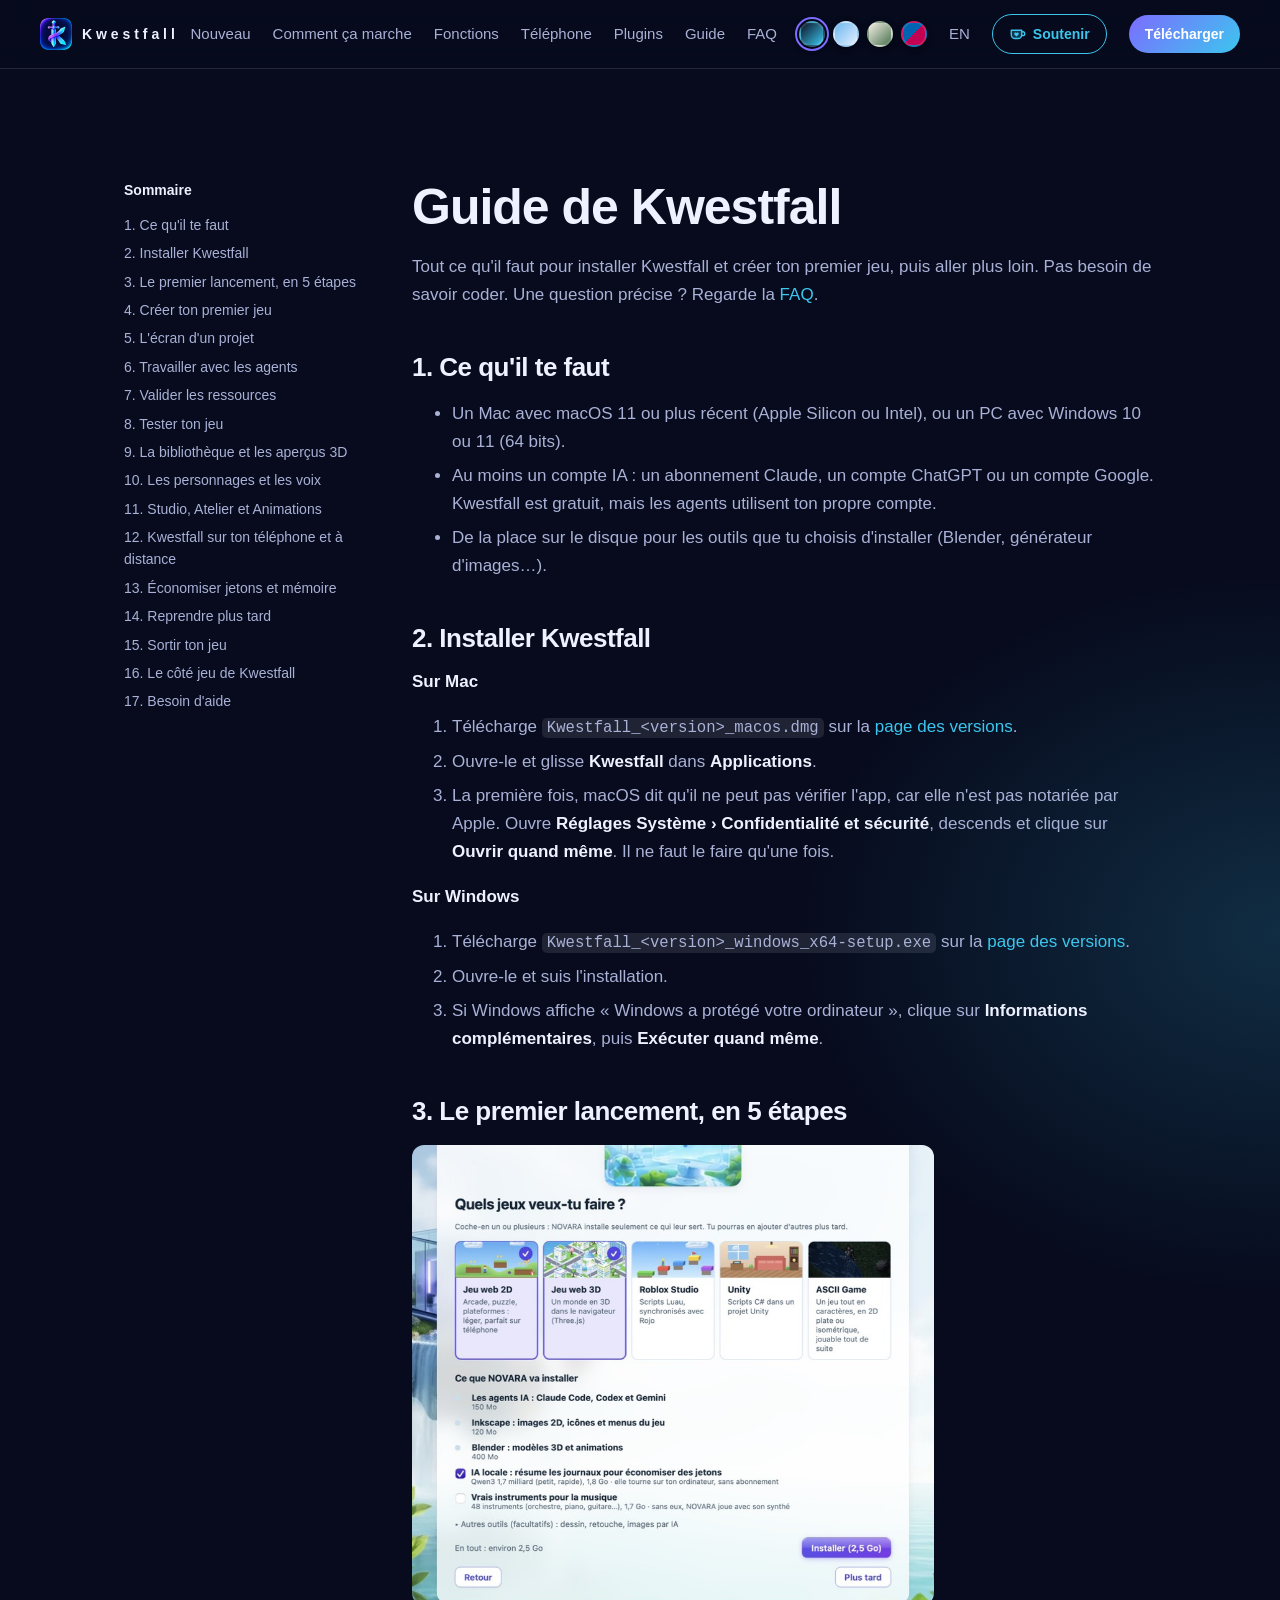
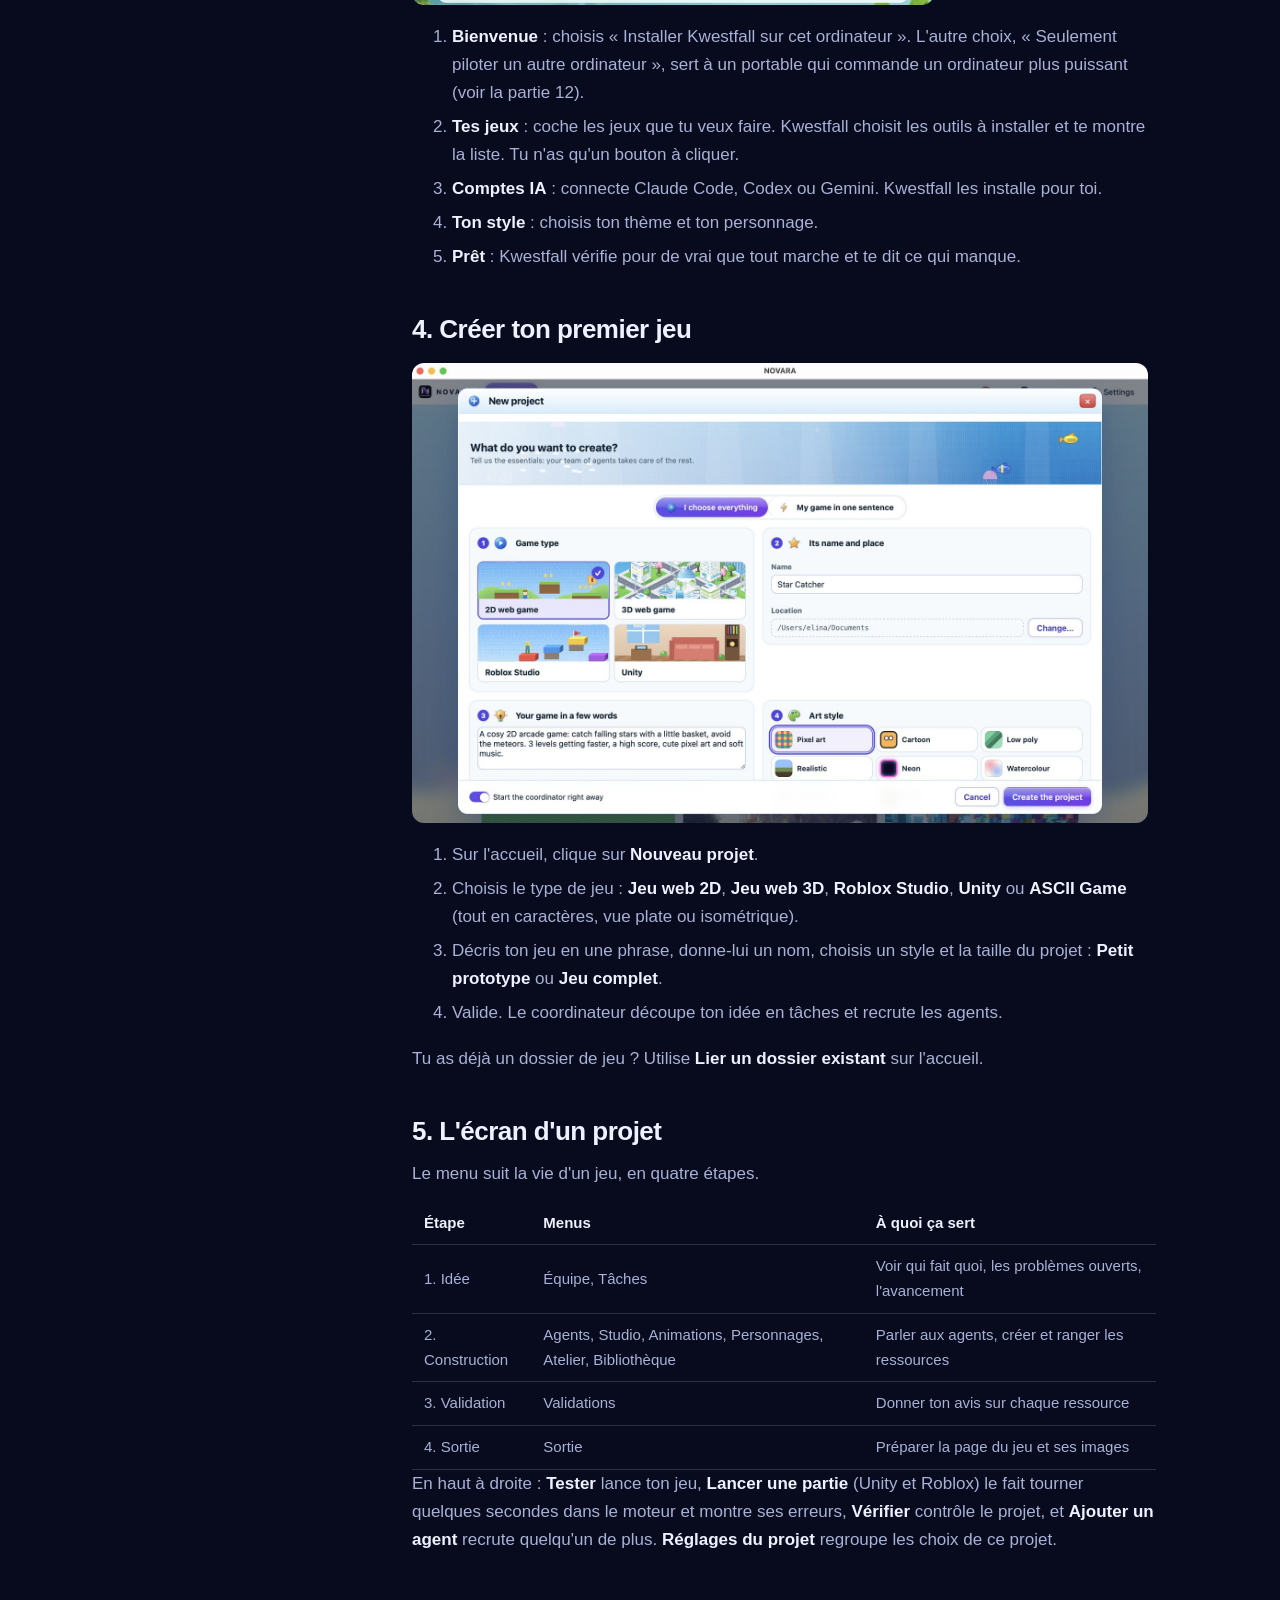
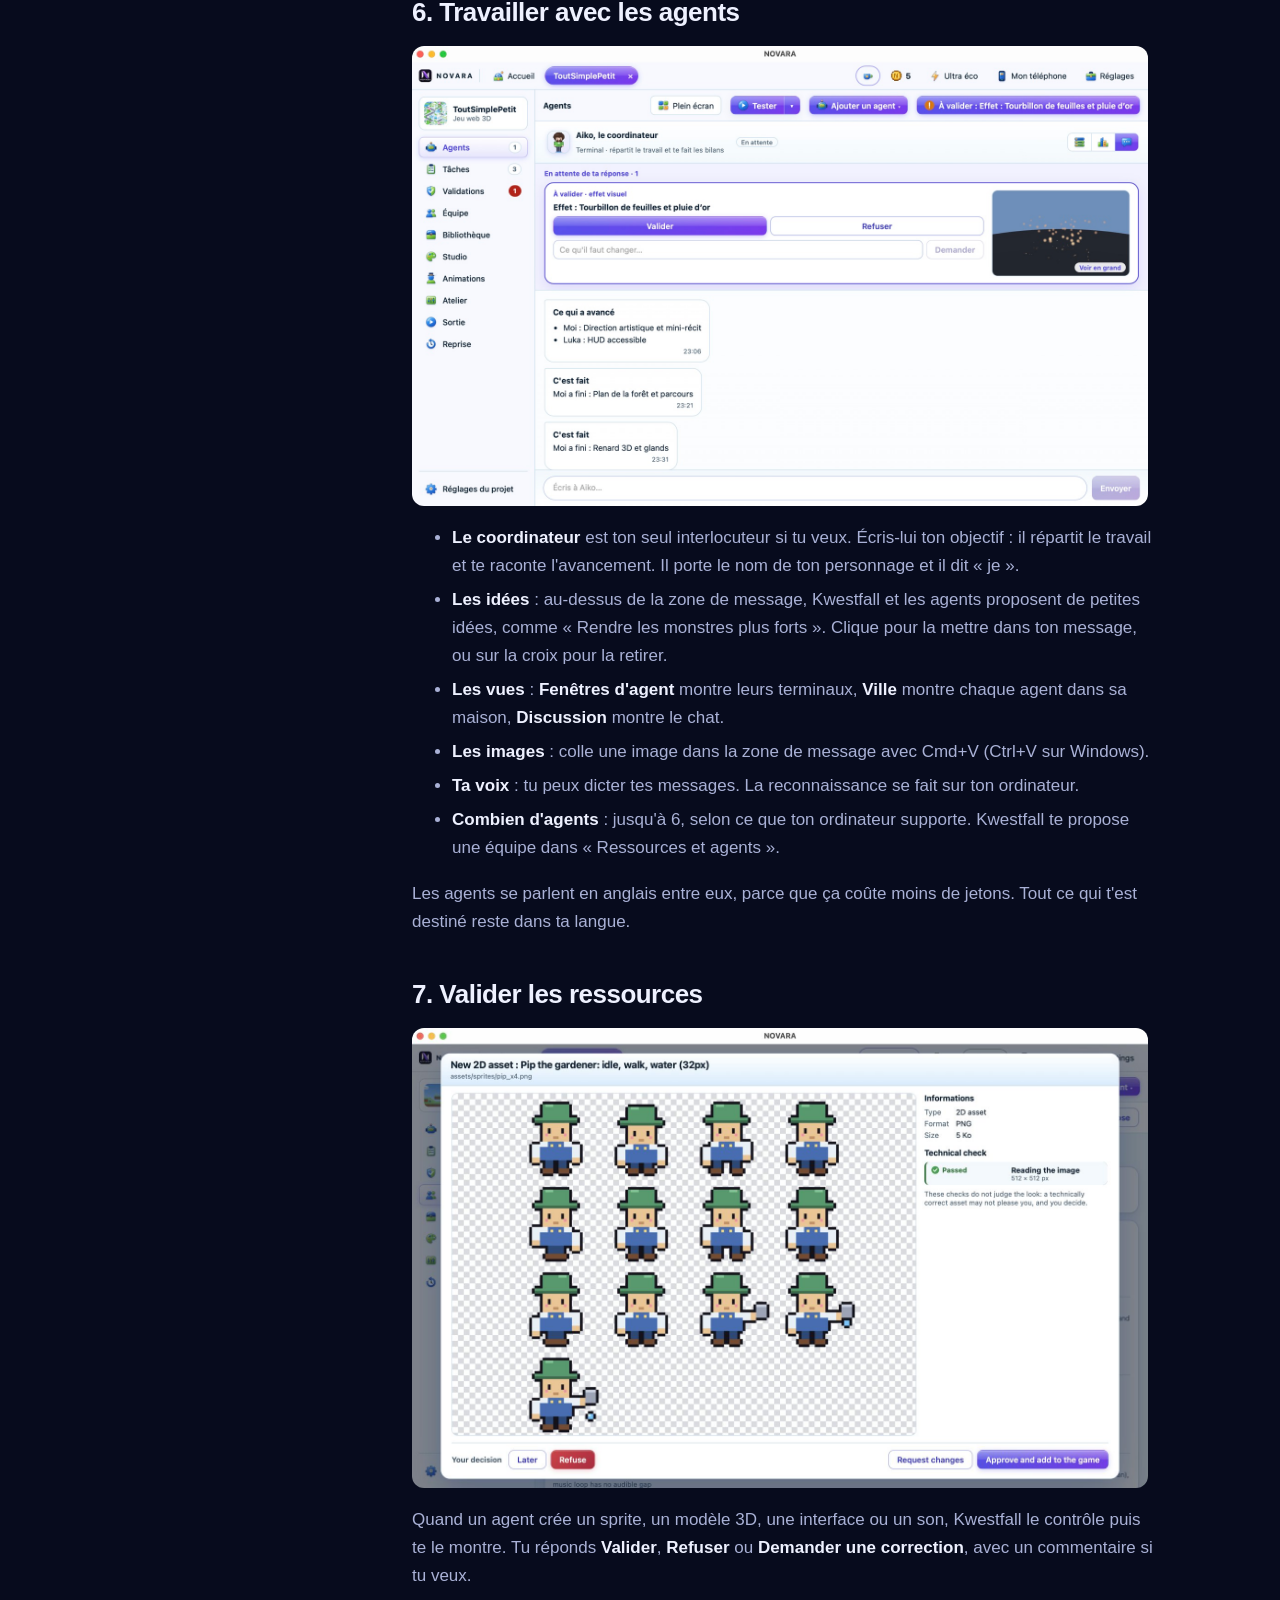
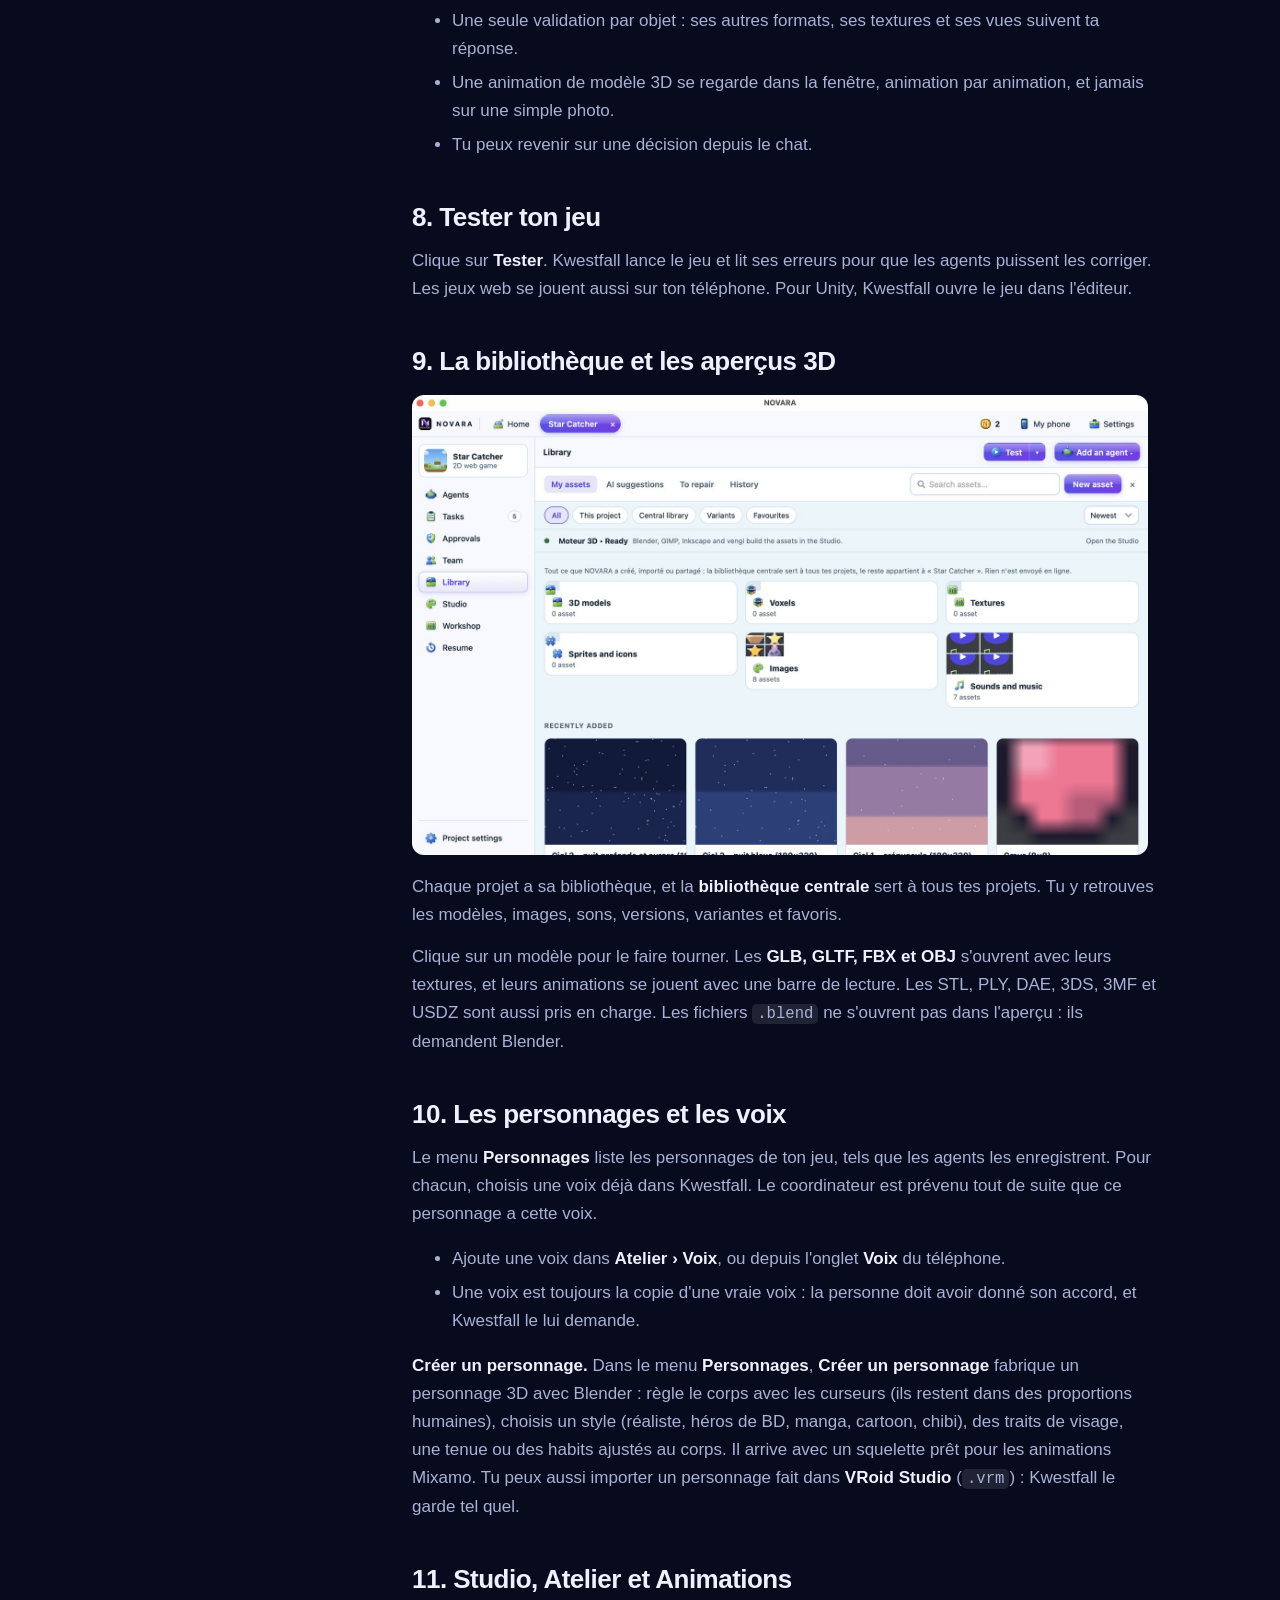
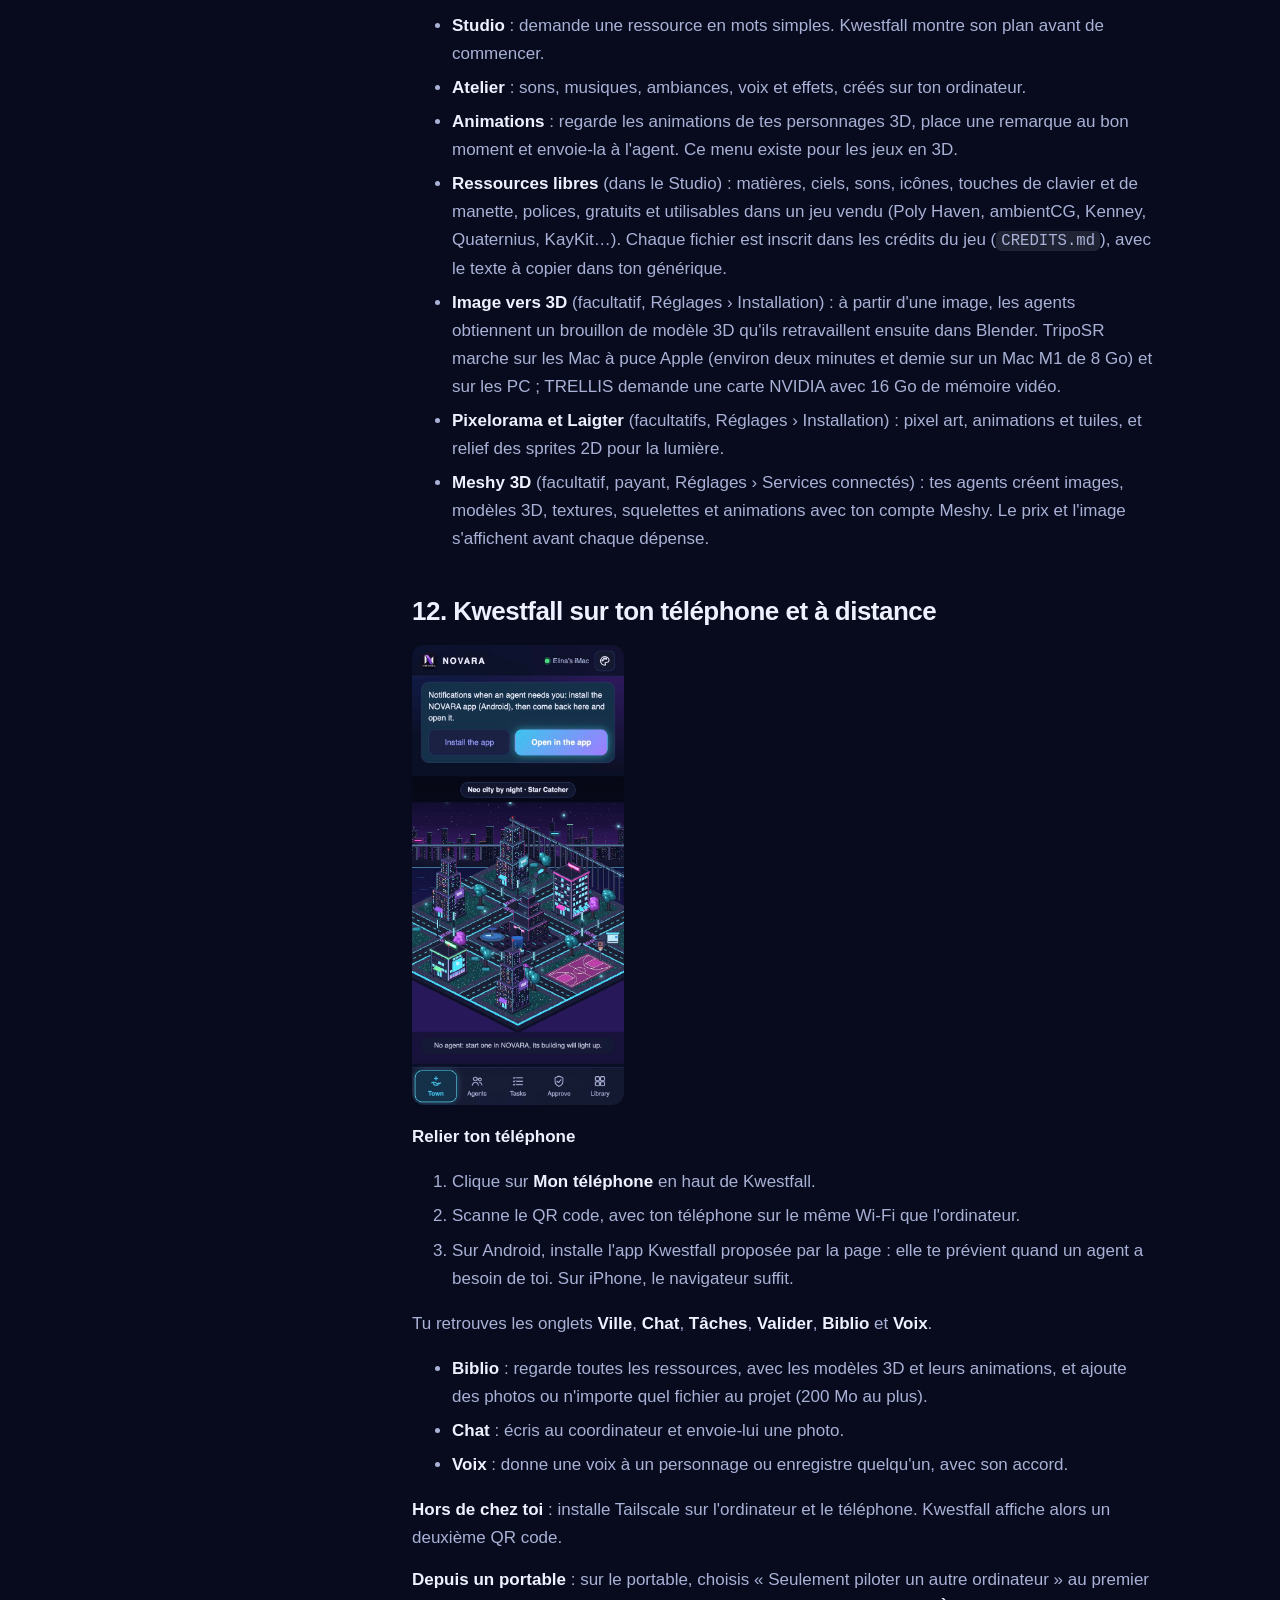
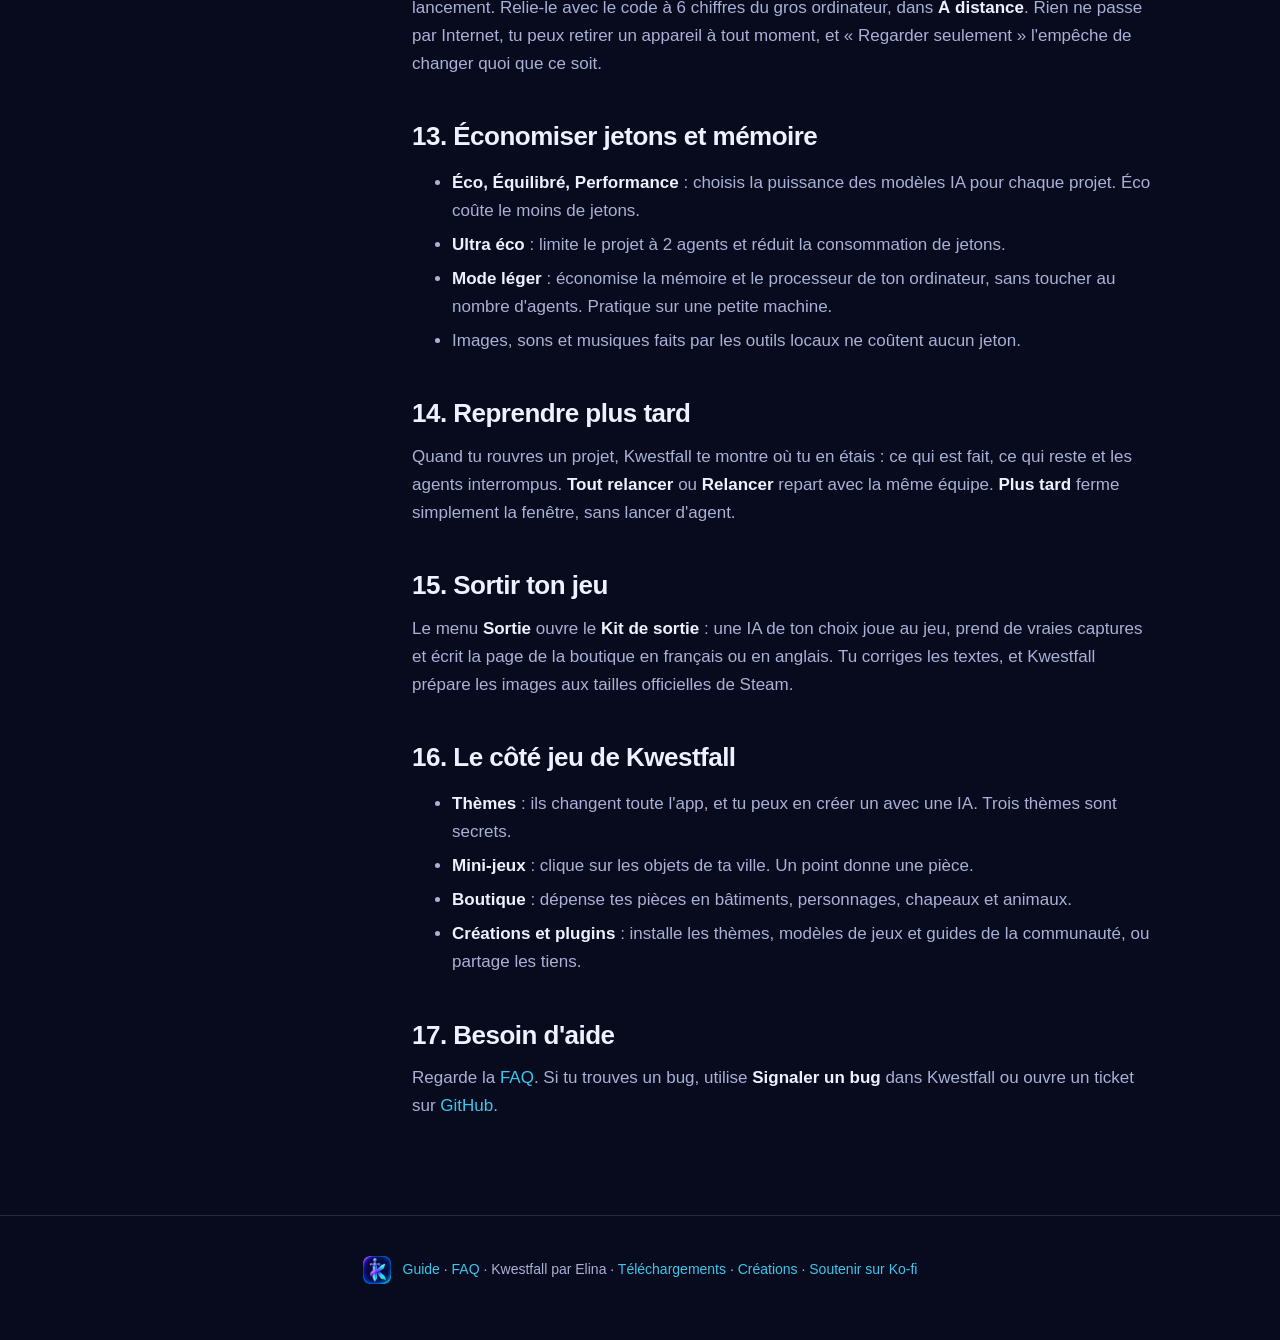
<file: docs/guide-fr.html>
<!doctype html>
<html lang="fr" data-theme="dark-aero">
<head>
<meta charset="utf-8">
<meta name="viewport" content="width=device-width, initial-scale=1">
<title>Kwestfall — Guide de Kwestfall</title>
<meta name="description" content="Tout ce qu&#x27;il faut pour installer Kwestfall et créer ton premier jeu, puis aller plus loin. Pas besoin de savoir coder. Une question précise ? Regarde la FAQ.">
<link rel="icon" href="img/novara-icon.png">
<link rel="stylesheet" href="style.css?v=16">
<script src="site.js?v=14" defer></script>
</head>
<body>
<header class="top">
  <a class="brand" href="fr.html"><img src="img/novara-icon.png" alt="" width="32" height="32"><span>Kwestfall</span></a>
  <nav>
    <a href="fr.html#new025">Nouveau</a>
    <a href="fr.html#how">Comment ça marche</a>
    <a href="fr.html#features">Fonctions</a>
    <a href="fr.html#phone">Téléphone</a>
    <a href="fr.html#community">Plugins</a>
    <a href="guide-fr.html">Guide</a>
    <a href="faq-fr.html">FAQ</a>
    <div class="theme-picker" role="group" aria-label="Thème du site">
      <button data-set-theme="dark-aero" style="--sw: linear-gradient(135deg,#0b1024,#3cc6ee)" title="Dark Aero" aria-label="Dark Aero"></button>
      <button data-set-theme="aero" style="--sw: linear-gradient(135deg,#6db7ef,#e3f0ff)" title="Frutiger Aero" aria-label="Frutiger Aero"></button>
      <button data-set-theme="technozen" style="--sw: linear-gradient(135deg,#f4efe4,#4a7350)" title="Technozen" aria-label="Technozen"></button>
      <button data-set-theme="metro" style="--sw: linear-gradient(135deg,#0063b1 50%,#c30052 50%)" title="Frutiger Metro" aria-label="Frutiger Metro"></button>
    </div>
    <a href="guide.html" lang="en">EN</a>
    <a class="btn small donate-mini" href="https://ko-fi.com/K4B229QS15" target="_blank" rel="noopener"><svg class="mug" viewBox="0 0 24 24" aria-hidden="true"><path d="M3 7h14v6a5 5 0 0 1-5 5H8a5 5 0 0 1-5-5z" fill="currentColor" opacity=".25"/><path d="M3 7h14v6a5 5 0 0 1-5 5H8a5 5 0 0 1-5-5zM17 9h1.5a2.5 2.5 0 0 1 0 5H17" fill="none" stroke="currentColor" stroke-width="1.8" stroke-linejoin="round"/><path d="M10 15.2s-3-1.8-3-3.6a1.6 1.6 0 0 1 3-.8 1.6 1.6 0 0 1 3 .8c0 1.8-3 3.6-3 3.6z" fill="currentColor"/></svg><span>Soutenir</span></a>
    <a class="btn small" href="https://github.com/elinahart/novara-releases/releases/latest">Télécharger</a>
  </nav>
</header>
<main class="doc">
<nav class="doc-toc" aria-label="Sommaire"><b>Sommaire</b><a href="#s1-1-ce-qu-il-te-faut">1. Ce qu&#x27;il te faut</a><a href="#s2-2-installer-novara">2. Installer Kwestfall</a><a href="#s3-3-le-premier-lancement-en-5-tapes">3. Le premier lancement, en 5 étapes</a><a href="#s4-4-crer-ton-premier-jeu">4. Créer ton premier jeu</a><a href="#s5-5-l-cran-d-un-projet">5. L&#x27;écran d&#x27;un projet</a><a href="#s6-6-travailler-avec-les-agents">6. Travailler avec les agents</a><a href="#s7-7-valider-les-ressources">7. Valider les ressources</a><a href="#s8-8-tester-ton-jeu">8. Tester ton jeu</a><a href="#s9-9-la-bibliothque-et-les-aperus-3d">9. La bibliothèque et les aperçus 3D</a><a href="#s10-10-les-personnages-et-les-voix">10. Les personnages et les voix</a><a href="#s11-11-studio-atelier-et-animations">11. Studio, Atelier et Animations</a><a href="#s12-12-novara-sur-ton-tlphone-et-distance">12. Kwestfall sur ton téléphone et à distance</a><a href="#s13-13-conomiser-jetons-et-mmoire">13. Économiser jetons et mémoire</a><a href="#s14-14-reprendre-plus-tard">14. Reprendre plus tard</a><a href="#s15-15-sortir-ton-jeu">15. Sortir ton jeu</a><a href="#s16-16-le-ct-jeu-de-novara">16. Le côté jeu de Kwestfall</a><a href="#s17-17-besoin-d-aide">17. Besoin d&#x27;aide</a></nav>
<article>
<h1>Guide de Kwestfall</h1>
<p>Tout ce qu'il faut pour installer Kwestfall et créer ton premier jeu, puis aller plus loin. Pas besoin de savoir coder. Une question précise ? Regarde la <a href="faq-fr.html">FAQ</a>.</p>
<h2 id="s1-1-ce-qu-il-te-faut">1. Ce qu'il te faut</h2>
<ul>
<li>Un Mac avec macOS 11 ou plus récent (Apple Silicon ou Intel), ou un PC avec Windows 10 ou 11 (64 bits).</li>
<li>Au moins un compte IA : un abonnement Claude, un compte ChatGPT ou un compte Google. Kwestfall est gratuit, mais les agents utilisent ton propre compte.</li>
<li>De la place sur le disque pour les outils que tu choisis d'installer (Blender, générateur d'images…).</li>
</ul>
<h2 id="s2-2-installer-novara">2. Installer Kwestfall</h2>
<p><b>Sur Mac</b></p>
<ol>
<li>Télécharge <code>Kwestfall_&lt;version&gt;_macos.dmg</code> sur la <a href="https://github.com/elinahart/novara-releases/releases/latest" target="_blank" rel="noopener">page des versions</a>.</li>
<li>Ouvre-le et glisse <b>Kwestfall</b> dans <b>Applications</b>.</li>
<li>La première fois, macOS dit qu'il ne peut pas vérifier l'app, car elle n'est pas notariée par Apple. Ouvre <b>Réglages Système › Confidentialité et sécurité</b>, descends et clique sur <b>Ouvrir quand même</b>. Il ne faut le faire qu'une fois.</li>
</ol>
<p><b>Sur Windows</b></p>
<ol>
<li>Télécharge <code>Kwestfall_&lt;version&gt;_windows_x64-setup.exe</code> sur la <a href="https://github.com/elinahart/novara-releases/releases/latest" target="_blank" rel="noopener">page des versions</a>.</li>
<li>Ouvre-le et suis l'installation.</li>
<li>Si Windows affiche « Windows a protégé votre ordinateur », clique sur <b>Informations complémentaires</b>, puis <b>Exécuter quand même</b>.</li>
</ol>
<h2 id="s3-3-le-premier-lancement-en-5-tapes">3. Le premier lancement, en 5 étapes</h2>
<figure><img src="img/install-jeux.jpg" alt="Choisir ses jeux à l&#x27;installation" loading="lazy"></figure>
<ol>
<li><b>Bienvenue</b> : choisis « Installer Kwestfall sur cet ordinateur ». L'autre choix, « Seulement piloter un autre ordinateur », sert à un portable qui commande un ordinateur plus puissant (voir la partie 12).</li>
<li><b>Tes jeux</b> : coche les jeux que tu veux faire. Kwestfall choisit les outils à installer et te montre la liste. Tu n'as qu'un bouton à cliquer.</li>
<li><b>Comptes IA</b> : connecte Claude Code, Codex ou Gemini. Kwestfall les installe pour toi.</li>
<li><b>Ton style</b> : choisis ton thème et ton personnage.</li>
<li><b>Prêt</b> : Kwestfall vérifie pour de vrai que tout marche et te dit ce qui manque.</li>
</ol>
<h2 id="s4-4-crer-ton-premier-jeu">4. Créer ton premier jeu</h2>
<figure><img src="img/new-project.jpg" alt="La fenêtre Nouveau projet" loading="lazy"></figure>
<ol>
<li>Sur l'accueil, clique sur <b>Nouveau projet</b>.</li>
<li>Choisis le type de jeu : <b>Jeu web 2D</b>, <b>Jeu web 3D</b>, <b>Roblox Studio</b>, <b>Unity</b> ou <b>ASCII Game</b> (tout en caractères, vue plate ou isométrique).</li>
<li>Décris ton jeu en une phrase, donne-lui un nom, choisis un style et la taille du projet : <b>Petit prototype</b> ou <b>Jeu complet</b>.</li>
<li>Valide. Le coordinateur découpe ton idée en tâches et recrute les agents.</li>
</ol>
<p>Tu as déjà un dossier de jeu ? Utilise <b>Lier un dossier existant</b> sur l'accueil.</p>
<h2 id="s5-5-l-cran-d-un-projet">5. L'écran d'un projet</h2>
<p>Le menu suit la vie d'un jeu, en quatre étapes.</p>
<div class="doc-table"><table><thead><tr><th>Étape</th><th>Menus</th><th>À quoi ça sert</th></tr></thead><tbody><tr><td>1. Idée</td><td>Équipe, Tâches</td><td>Voir qui fait quoi, les problèmes ouverts, l'avancement</td></tr><tr><td>2. Construction</td><td>Agents, Studio, Animations, Personnages, Atelier, Bibliothèque</td><td>Parler aux agents, créer et ranger les ressources</td></tr><tr><td>3. Validation</td><td>Validations</td><td>Donner ton avis sur chaque ressource</td></tr><tr><td>4. Sortie</td><td>Sortie</td><td>Préparer la page du jeu et ses images</td></tr></tbody></table></div>
<p>En haut à droite : <b>Tester</b> lance ton jeu, <b>Lancer une partie</b> (Unity et Roblox) le fait tourner quelques secondes dans le moteur et montre ses erreurs, <b>Vérifier</b> contrôle le projet, et <b>Ajouter un agent</b> recrute quelqu'un de plus. <b>Réglages du projet</b> regroupe les choix de ce projet.</p>
<h2 id="s6-6-travailler-avec-les-agents">6. Travailler avec les agents</h2>
<figure><img src="img/chat.jpg" alt="Le chat avec le coordinateur" loading="lazy"></figure>
<ul>
<li><b>Le coordinateur</b> est ton seul interlocuteur si tu veux. Écris-lui ton objectif : il répartit le travail et te raconte l'avancement. Il porte le nom de ton personnage et il dit « je ».</li>
<li><b>Les idées</b> : au-dessus de la zone de message, Kwestfall et les agents proposent de petites idées, comme « Rendre les monstres plus forts ». Clique pour la mettre dans ton message, ou sur la croix pour la retirer.</li>
<li><b>Les vues</b> : <b>Fenêtres d'agent</b> montre leurs terminaux, <b>Ville</b> montre chaque agent dans sa maison, <b>Discussion</b> montre le chat.</li>
<li><b>Les images</b> : colle une image dans la zone de message avec Cmd+V (Ctrl+V sur Windows).</li>
<li><b>Ta voix</b> : tu peux dicter tes messages. La reconnaissance se fait sur ton ordinateur.</li>
<li><b>Combien d'agents</b> : jusqu'à 6, selon ce que ton ordinateur supporte. Kwestfall te propose une équipe dans « Ressources et agents ».</li>
</ul>
<p>Les agents se parlent en anglais entre eux, parce que ça coûte moins de jetons. Tout ce qui t'est destiné reste dans ta langue.</p>
<h2 id="s7-7-valider-les-ressources">7. Valider les ressources</h2>
<figure><img src="img/approve-basket.jpg" alt="Valider une planche de sprites" loading="lazy"></figure>
<p>Quand un agent crée un sprite, un modèle 3D, une interface ou un son, Kwestfall le contrôle puis te le montre. Tu réponds <b>Valider</b>, <b>Refuser</b> ou <b>Demander une correction</b>, avec un commentaire si tu veux.</p>
<ul>
<li>Une seule validation par objet : ses autres formats, ses textures et ses vues suivent ta réponse.</li>
<li>Une animation de modèle 3D se regarde dans la fenêtre, animation par animation, et jamais sur une simple photo.</li>
<li>Tu peux revenir sur une décision depuis le chat.</li>
</ul>
<h2 id="s8-8-tester-ton-jeu">8. Tester ton jeu</h2>
<p>Clique sur <b>Tester</b>. Kwestfall lance le jeu et lit ses erreurs pour que les agents puissent les corriger. Les jeux web se jouent aussi sur ton téléphone. Pour Unity, Kwestfall ouvre le jeu dans l'éditeur.</p>
<h2 id="s9-9-la-bibliothque-et-les-aperus-3d">9. La bibliothèque et les aperçus 3D</h2>
<figure><img src="img/library.jpg" alt="La bibliothèque" loading="lazy"></figure>
<p>Chaque projet a sa bibliothèque, et la <b>bibliothèque centrale</b> sert à tous tes projets. Tu y retrouves les modèles, images, sons, versions, variantes et favoris.</p>
<p>Clique sur un modèle pour le faire tourner. Les <b>GLB, GLTF, FBX et OBJ</b> s'ouvrent avec leurs textures, et leurs animations se jouent avec une barre de lecture. Les STL, PLY, DAE, 3DS, 3MF et USDZ sont aussi pris en charge. Les fichiers <code>.blend</code> ne s'ouvrent pas dans l'aperçu : ils demandent Blender.</p>
<h2 id="s10-10-les-personnages-et-les-voix">10. Les personnages et les voix</h2>
<p>Le menu <b>Personnages</b> liste les personnages de ton jeu, tels que les agents les enregistrent. Pour chacun, choisis une voix déjà dans Kwestfall. Le coordinateur est prévenu tout de suite que ce personnage a cette voix.</p>
<ul>
<li>Ajoute une voix dans <b>Atelier › Voix</b>, ou depuis l'onglet <b>Voix</b> du téléphone.</li>
<li>Une voix est toujours la copie d'une vraie voix : la personne doit avoir donné son accord, et Kwestfall le lui demande.</li>
</ul>
<p><b>Créer un personnage.</b> Dans le menu <b>Personnages</b>, <b>Créer un personnage</b> fabrique un personnage 3D avec Blender : règle le corps avec les curseurs (ils restent dans des proportions humaines), choisis un style (réaliste, héros de BD, manga, cartoon, chibi), des traits de visage, une tenue ou des habits ajustés au corps. Il arrive avec un squelette prêt pour les animations Mixamo. Tu peux aussi importer un personnage fait dans <b>VRoid Studio</b> (<code>.vrm</code>) : Kwestfall le garde tel quel.</p>
<h2 id="s11-11-studio-atelier-et-animations">11. Studio, Atelier et Animations</h2>
<ul>
<li><b>Studio</b> : demande une ressource en mots simples. Kwestfall montre son plan avant de commencer.</li>
<li><b>Atelier</b> : sons, musiques, ambiances, voix et effets, créés sur ton ordinateur.</li>
<li><b>Animations</b> : regarde les animations de tes personnages 3D, place une remarque au bon moment et envoie-la à l'agent. Ce menu existe pour les jeux en 3D.</li>
<li><b>Ressources libres</b> (dans le Studio) : matières, ciels, sons, icônes, touches de clavier et de manette, polices, gratuits et utilisables dans un jeu vendu (Poly Haven, ambientCG, Kenney, Quaternius, KayKit…). Chaque fichier est inscrit dans les crédits du jeu (<code>CREDITS.md</code>), avec le texte à copier dans ton générique.</li>
<li><b>Image vers 3D</b> (facultatif, Réglages › Installation) : à partir d'une image, les agents obtiennent un brouillon de modèle 3D qu'ils retravaillent ensuite dans Blender. TripoSR marche sur les Mac à puce Apple (environ deux minutes et demie sur un Mac M1 de 8 Go) et sur les PC ; TRELLIS demande une carte NVIDIA avec 16 Go de mémoire vidéo.</li>
<li><b>Pixelorama et Laigter</b> (facultatifs, Réglages › Installation) : pixel art, animations et tuiles, et relief des sprites 2D pour la lumière.</li>
<li><b>Meshy 3D</b> (facultatif, payant, Réglages › Services connectés) : tes agents créent images, modèles 3D, textures, squelettes et animations avec ton compte Meshy. Le prix et l'image s'affichent avant chaque dépense.</li>
</ul>
<h2 id="s12-12-novara-sur-ton-tlphone-et-distance">12. Kwestfall sur ton téléphone et à distance</h2>
<figure><img src="img/phone-town-dark.jpg" alt="Kwestfall sur le téléphone" loading="lazy"></figure>
<p><b>Relier ton téléphone</b></p>
<ol>
<li>Clique sur <b>Mon téléphone</b> en haut de Kwestfall.</li>
<li>Scanne le QR code, avec ton téléphone sur le même Wi-Fi que l'ordinateur.</li>
<li>Sur Android, installe l'app Kwestfall proposée par la page : elle te prévient quand un agent a besoin de toi. Sur iPhone, le navigateur suffit.</li>
</ol>
<p>Tu retrouves les onglets <b>Ville</b>, <b>Chat</b>, <b>Tâches</b>, <b>Valider</b>, <b>Biblio</b> et <b>Voix</b>.</p>
<ul>
<li><b>Biblio</b> : regarde toutes les ressources, avec les modèles 3D et leurs animations, et ajoute des photos ou n'importe quel fichier au projet (200 Mo au plus).</li>
<li><b>Chat</b> : écris au coordinateur et envoie-lui une photo.</li>
<li><b>Voix</b> : donne une voix à un personnage ou enregistre quelqu'un, avec son accord.</li>
</ul>
<p><b>Hors de chez toi</b> : installe Tailscale sur l'ordinateur et le téléphone. Kwestfall affiche alors un deuxième QR code.</p>
<p><b>Depuis un portable</b> : sur le portable, choisis « Seulement piloter un autre ordinateur » au premier lancement. Relie-le avec le code à 6 chiffres du gros ordinateur, dans <b>À distance</b>. Rien ne passe par Internet, tu peux retirer un appareil à tout moment, et « Regarder seulement » l'empêche de changer quoi que ce soit.</p>
<h2 id="s13-13-conomiser-jetons-et-mmoire">13. Économiser jetons et mémoire</h2>
<ul>
<li><b>Éco, Équilibré, Performance</b> : choisis la puissance des modèles IA pour chaque projet. Éco coûte le moins de jetons.</li>
<li><b>Ultra éco</b> : limite le projet à 2 agents et réduit la consommation de jetons.</li>
<li><b>Mode léger</b> : économise la mémoire et le processeur de ton ordinateur, sans toucher au nombre d'agents. Pratique sur une petite machine.</li>
<li>Images, sons et musiques faits par les outils locaux ne coûtent aucun jeton.</li>
</ul>
<h2 id="s14-14-reprendre-plus-tard">14. Reprendre plus tard</h2>
<p>Quand tu rouvres un projet, Kwestfall te montre où tu en étais : ce qui est fait, ce qui reste et les agents interrompus. <b>Tout relancer</b> ou <b>Relancer</b> repart avec la même équipe. <b>Plus tard</b> ferme simplement la fenêtre, sans lancer d'agent.</p>
<h2 id="s15-15-sortir-ton-jeu">15. Sortir ton jeu</h2>
<p>Le menu <b>Sortie</b> ouvre le <b>Kit de sortie</b> : une IA de ton choix joue au jeu, prend de vraies captures et écrit la page de la boutique en français ou en anglais. Tu corriges les textes, et Kwestfall prépare les images aux tailles officielles de Steam.</p>
<h2 id="s16-16-le-ct-jeu-de-novara">16. Le côté jeu de Kwestfall</h2>
<ul>
<li><b>Thèmes</b> : ils changent toute l'app, et tu peux en créer un avec une IA. Trois thèmes sont secrets.</li>
<li><b>Mini-jeux</b> : clique sur les objets de ta ville. Un point donne une pièce.</li>
<li><b>Boutique</b> : dépense tes pièces en bâtiments, personnages, chapeaux et animaux.</li>
<li><b>Créations et plugins</b> : installe les thèmes, modèles de jeux et guides de la communauté, ou partage les tiens.</li>
</ul>
<h2 id="s17-17-besoin-d-aide">17. Besoin d'aide</h2>
<p>Regarde la <a href="faq-fr.html">FAQ</a>. Si tu trouves un bug, utilise <b>Signaler un bug</b> dans Kwestfall ou ouvre un ticket sur <a href="https://github.com/elinahart/novara-releases/issues" target="_blank" rel="noopener">GitHub</a>.</p>
</article>
</main>
<footer>
  <img src="img/novara-icon.png" alt="" width="28" height="28">
  <p><span class="footer-docs"><a href="guide-fr.html">Guide</a> · <a href="faq-fr.html">FAQ</a> · </span>Kwestfall par Elina · <a href="https://github.com/elinahart/novara-releases">Téléchargements</a> · <a href="https://github.com/elinahart/novara-creations">Créations</a> · <a href="https://ko-fi.com/K4B229QS15" target="_blank" rel="noopener">Soutenir sur Ko-fi</a></p>
</footer>
</body>
</html>
</file>
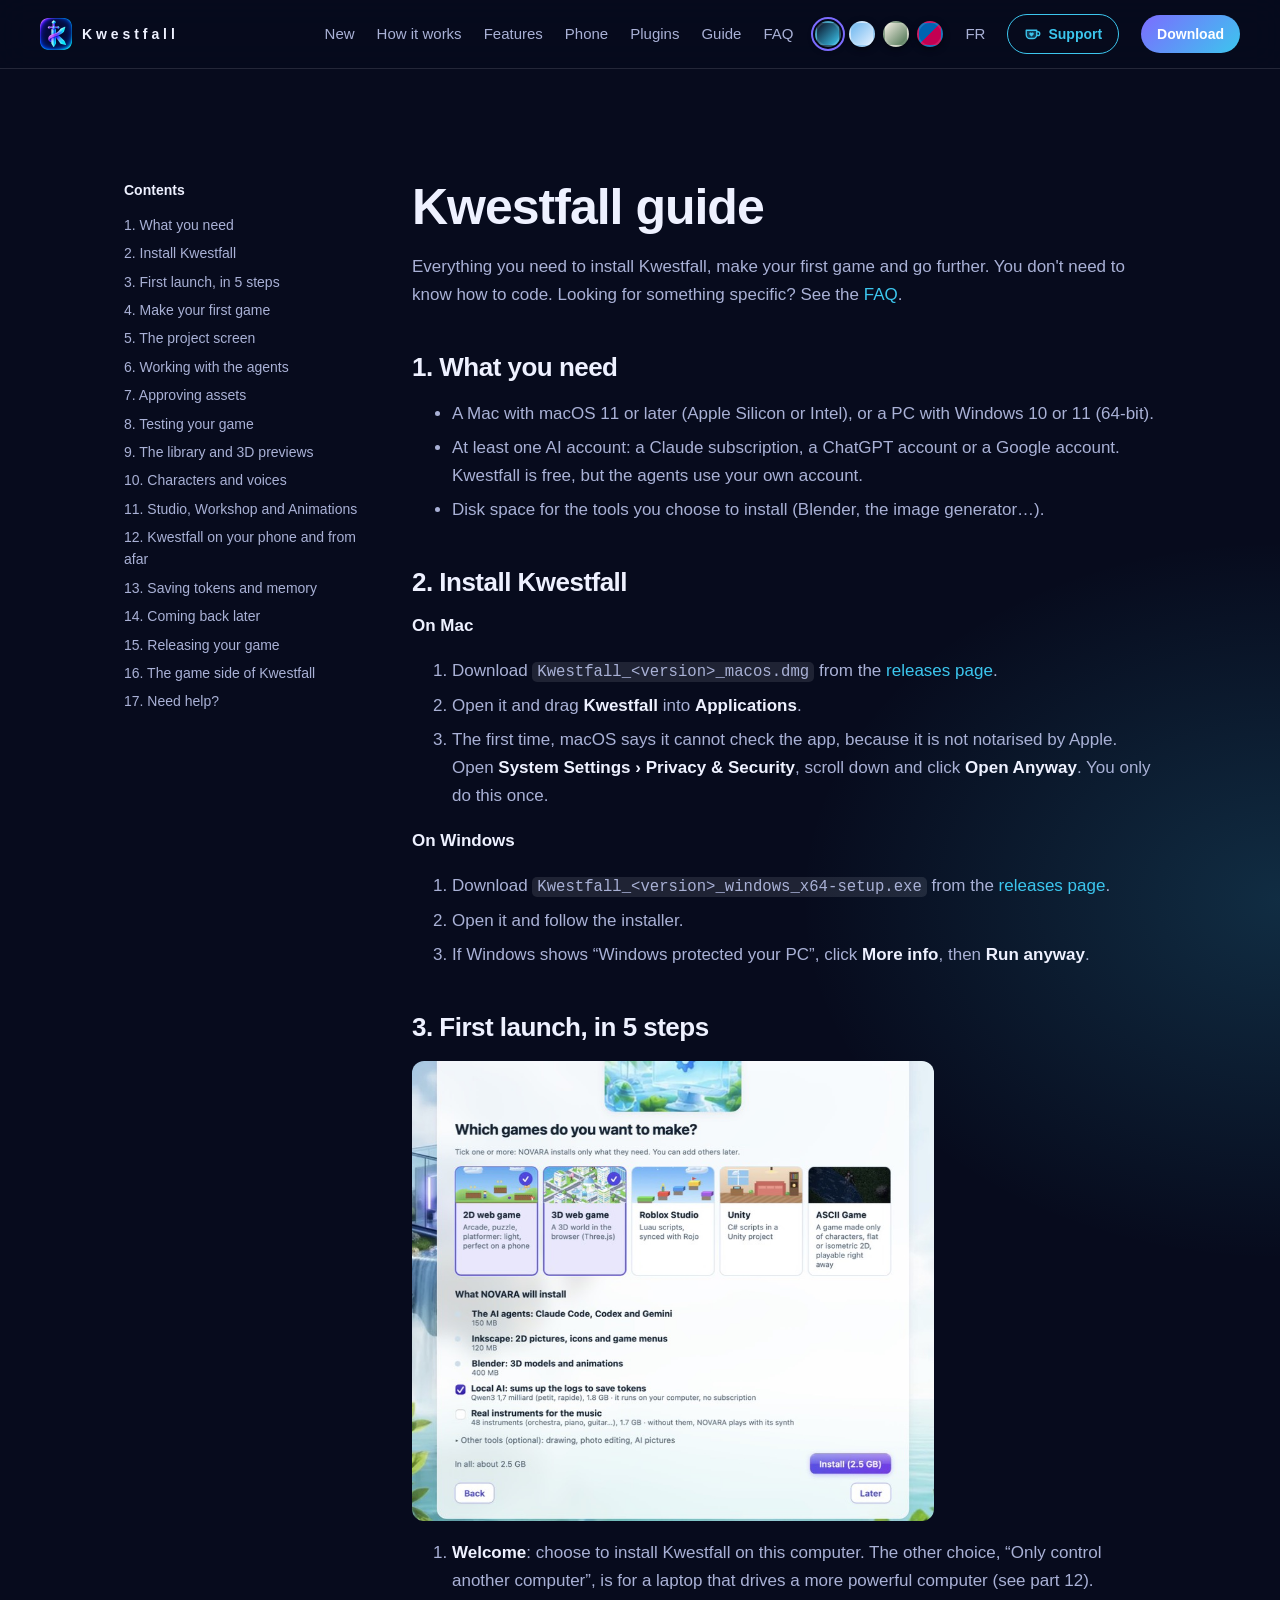
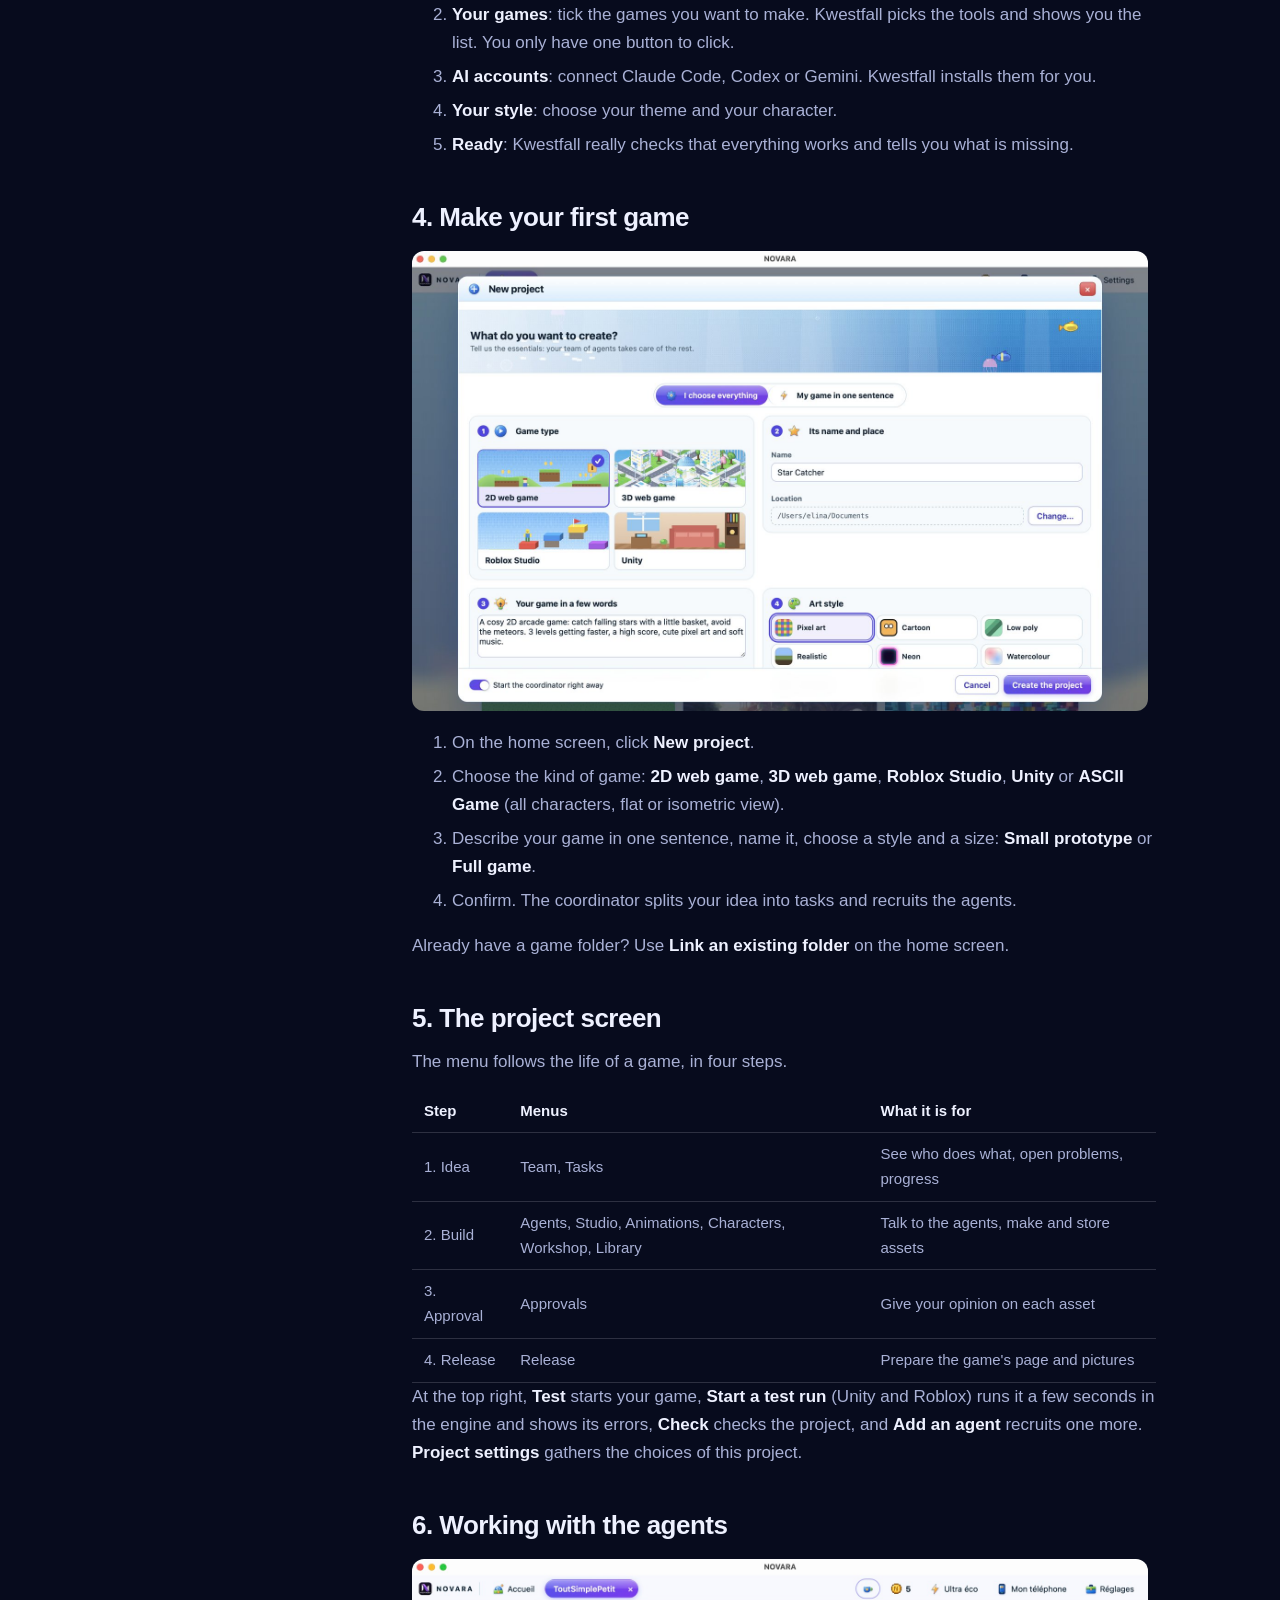
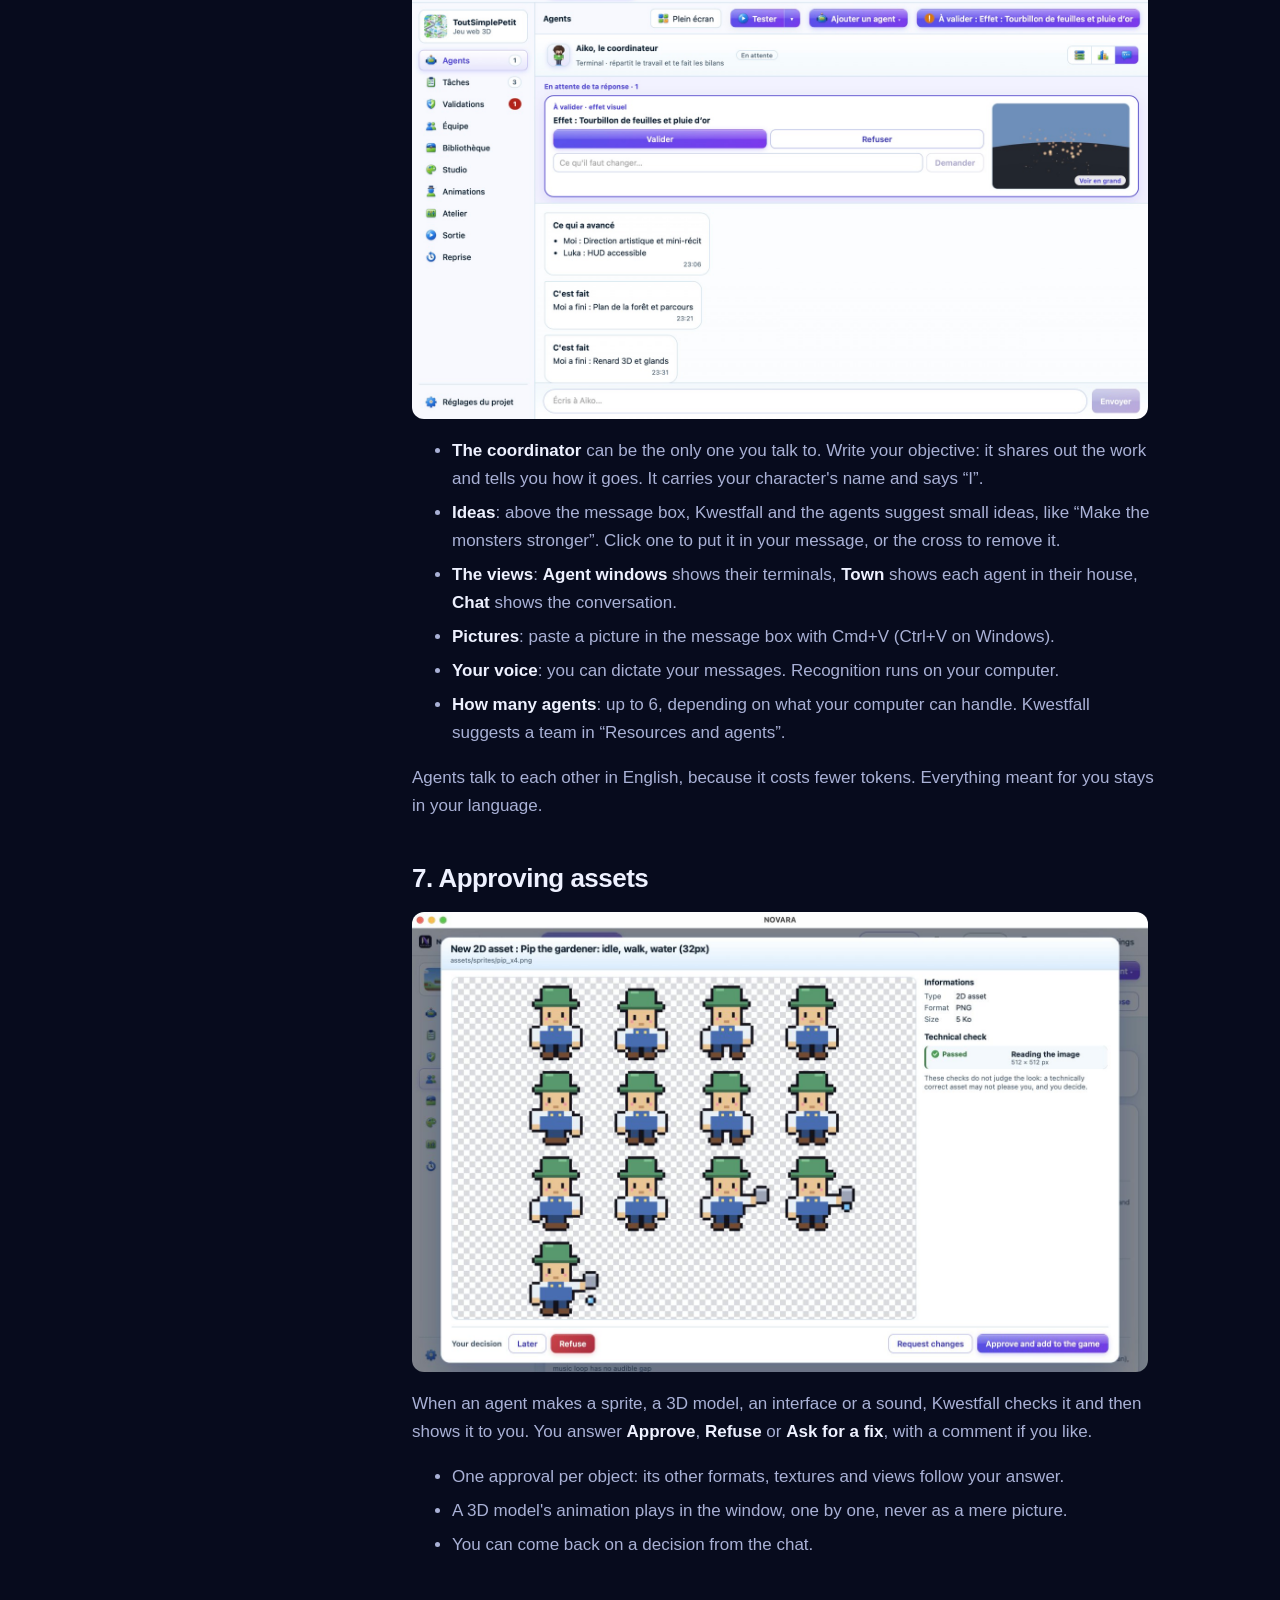
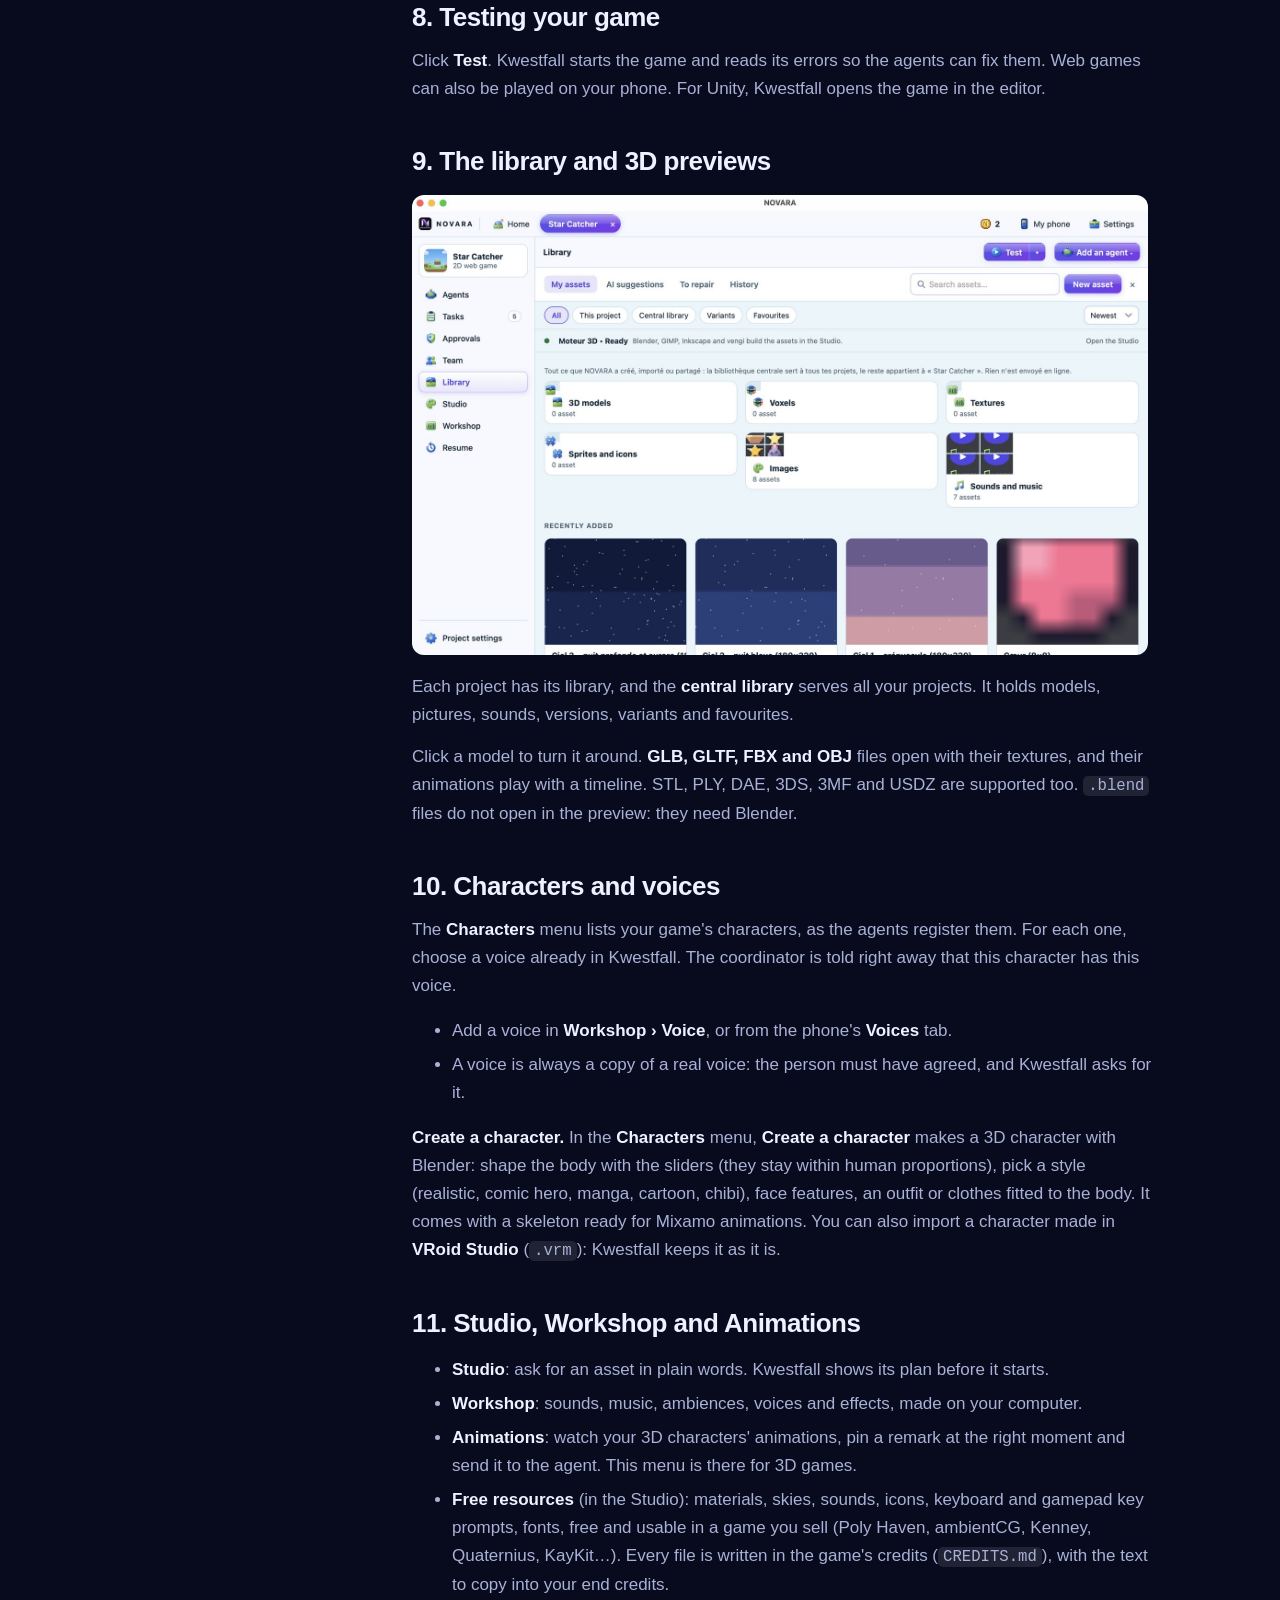
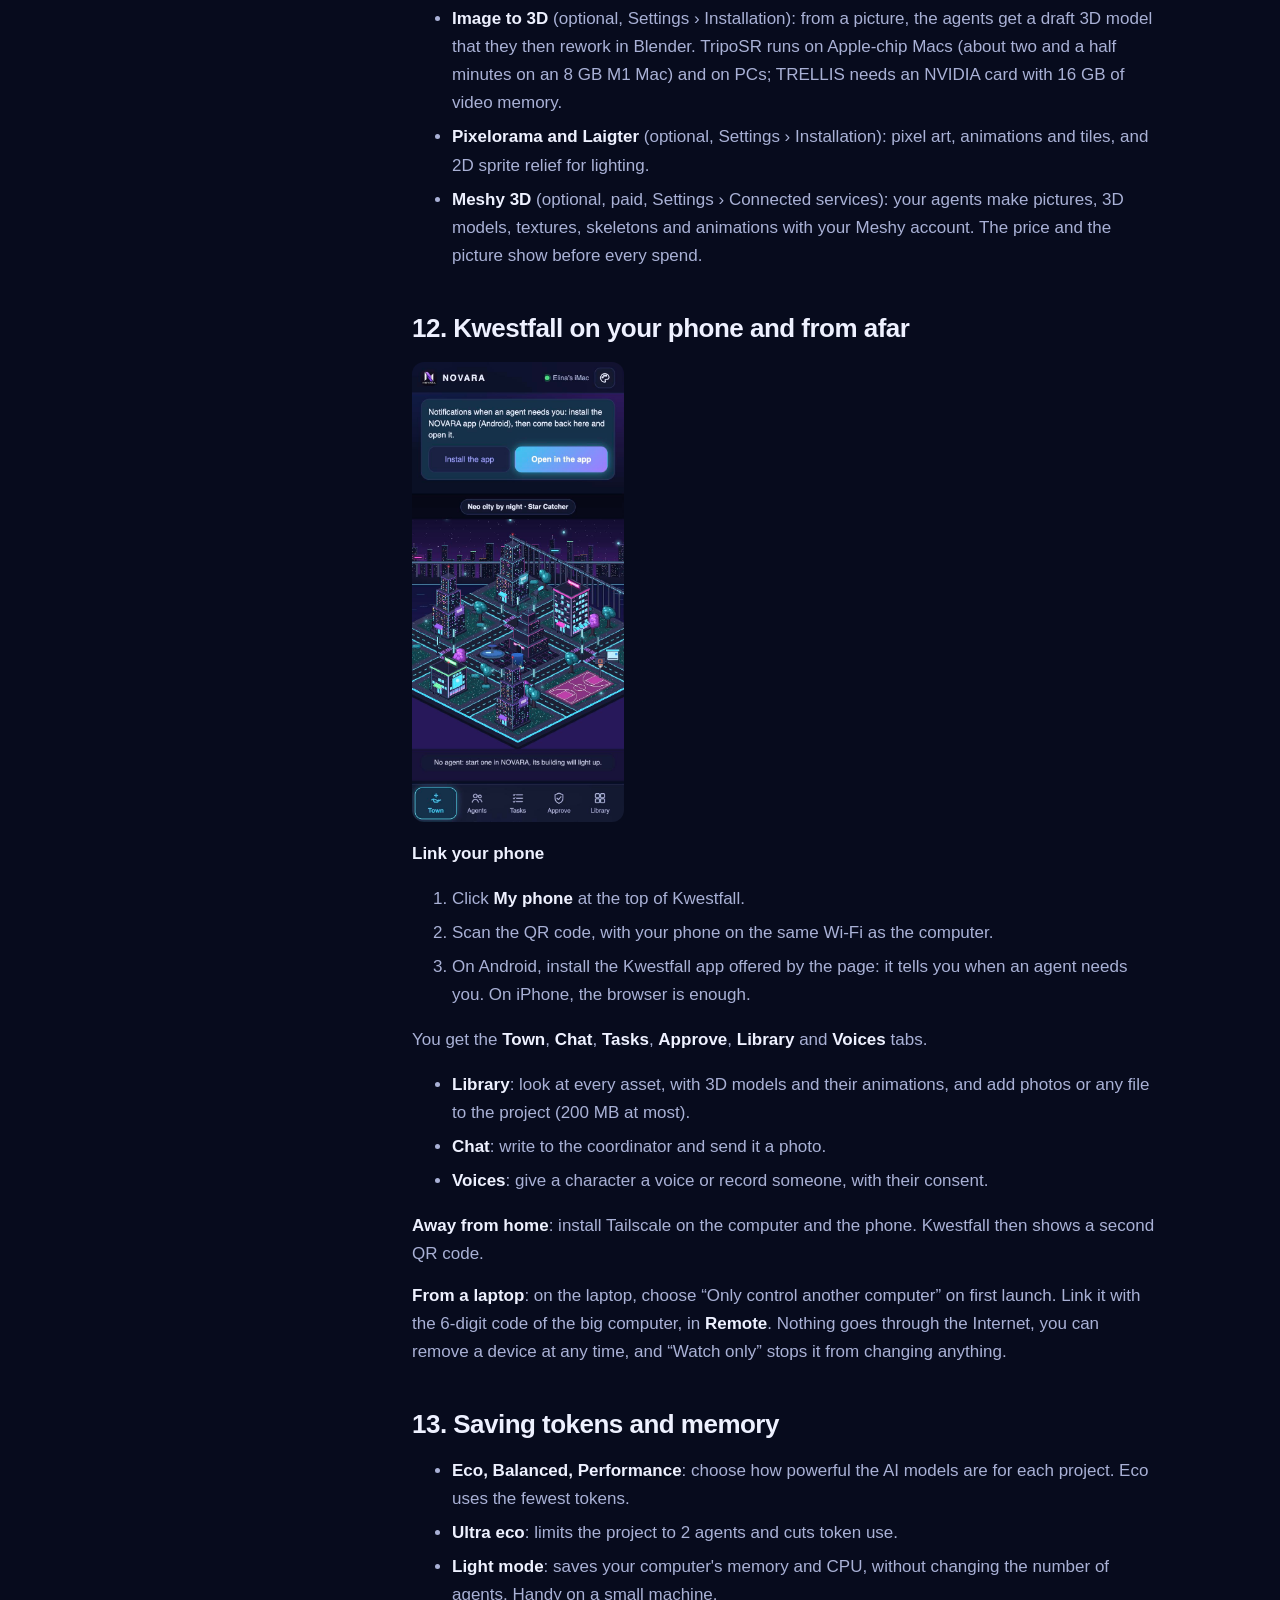
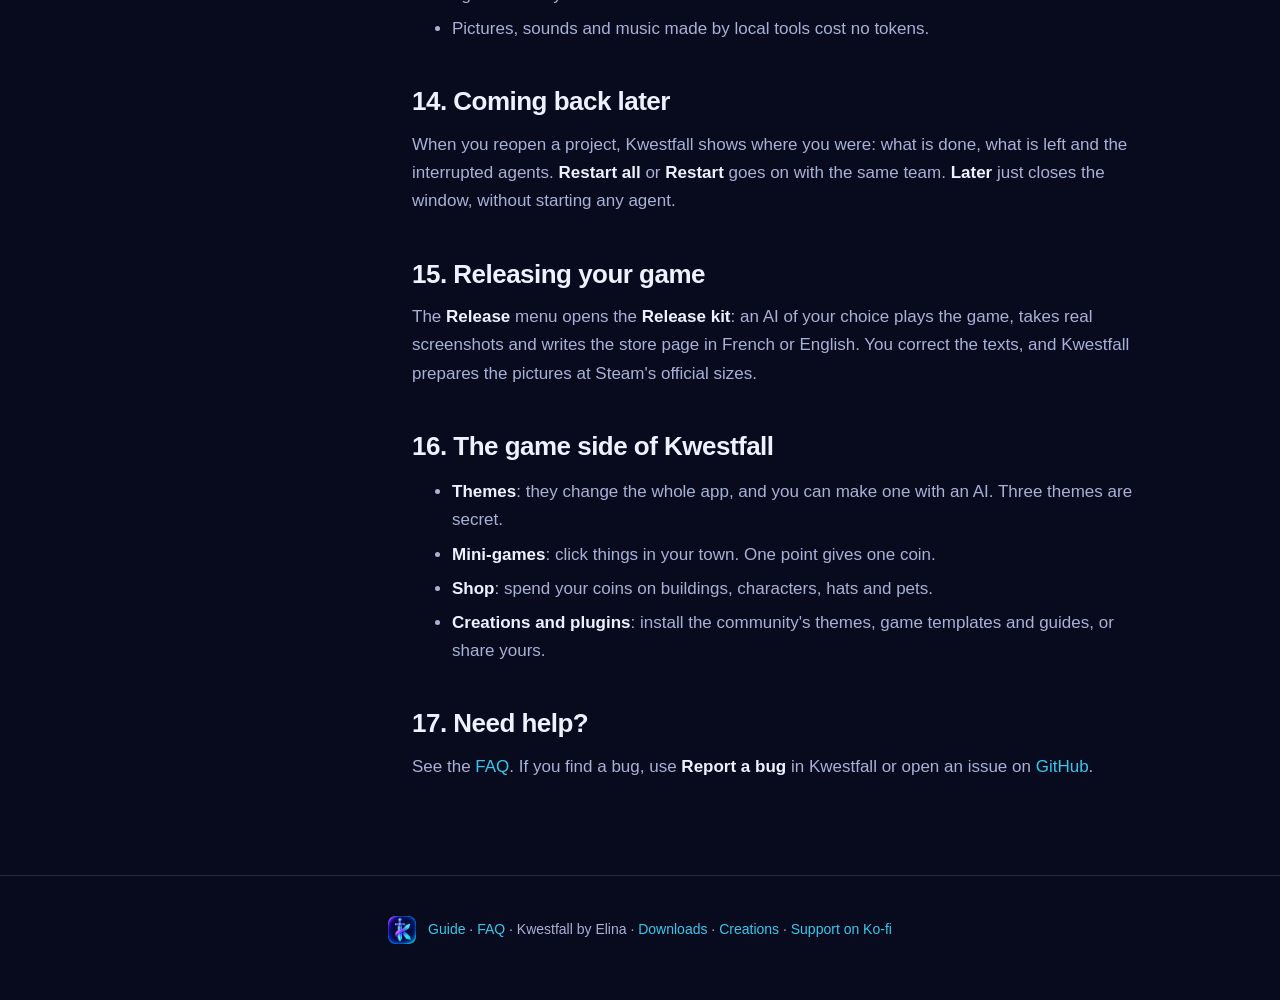
<file: docs/guide.html>
<!doctype html>
<html lang="en" data-theme="dark-aero">
<head>
<meta charset="utf-8">
<meta name="viewport" content="width=device-width, initial-scale=1">
<title>Kwestfall — Kwestfall guide</title>
<meta name="description" content="Everything you need to install Kwestfall, make your first game and go further. You don&#x27;t need to know how to code. Looking for something specific? See the FAQ.">
<link rel="icon" href="img/novara-icon.png">
<link rel="stylesheet" href="style.css?v=16">
<script src="site.js?v=14" defer></script>
</head>
<body>
<header class="top">
  <a class="brand" href="index.html"><img src="img/novara-icon.png" alt="" width="32" height="32"><span>Kwestfall</span></a>
  <nav>
    <a href="index.html#new025">New</a>
    <a href="index.html#how">How it works</a>
    <a href="index.html#features">Features</a>
    <a href="index.html#phone">Phone</a>
    <a href="index.html#community">Plugins</a>
    <a href="guide.html">Guide</a>
    <a href="faq.html">FAQ</a>
    <div class="theme-picker" role="group" aria-label="Site theme">
      <button data-set-theme="dark-aero" style="--sw: linear-gradient(135deg,#0b1024,#3cc6ee)" title="Dark Aero" aria-label="Dark Aero"></button>
      <button data-set-theme="aero" style="--sw: linear-gradient(135deg,#6db7ef,#e3f0ff)" title="Frutiger Aero" aria-label="Frutiger Aero"></button>
      <button data-set-theme="technozen" style="--sw: linear-gradient(135deg,#f4efe4,#4a7350)" title="Technozen" aria-label="Technozen"></button>
      <button data-set-theme="metro" style="--sw: linear-gradient(135deg,#0063b1 50%,#c30052 50%)" title="Frutiger Metro" aria-label="Frutiger Metro"></button>
    </div>
    <a href="guide-fr.html" lang="fr">FR</a>
    <a class="btn small donate-mini" href="https://ko-fi.com/K4B229QS15" target="_blank" rel="noopener"><svg class="mug" viewBox="0 0 24 24" aria-hidden="true"><path d="M3 7h14v6a5 5 0 0 1-5 5H8a5 5 0 0 1-5-5z" fill="currentColor" opacity=".25"/><path d="M3 7h14v6a5 5 0 0 1-5 5H8a5 5 0 0 1-5-5zM17 9h1.5a2.5 2.5 0 0 1 0 5H17" fill="none" stroke="currentColor" stroke-width="1.8" stroke-linejoin="round"/><path d="M10 15.2s-3-1.8-3-3.6a1.6 1.6 0 0 1 3-.8 1.6 1.6 0 0 1 3 .8c0 1.8-3 3.6-3 3.6z" fill="currentColor"/></svg><span>Support</span></a>
    <a class="btn small" href="https://github.com/elinahart/novara-releases/releases/latest">Download</a>
  </nav>
</header>
<main class="doc">
<nav class="doc-toc" aria-label="Contents"><b>Contents</b><a href="#s1-1-what-you-need">1. What you need</a><a href="#s2-2-install-novara">2. Install Kwestfall</a><a href="#s3-3-first-launch-in-5-steps">3. First launch, in 5 steps</a><a href="#s4-4-make-your-first-game">4. Make your first game</a><a href="#s5-5-the-project-screen">5. The project screen</a><a href="#s6-6-working-with-the-agents">6. Working with the agents</a><a href="#s7-7-approving-assets">7. Approving assets</a><a href="#s8-8-testing-your-game">8. Testing your game</a><a href="#s9-9-the-library-and-3d-previews">9. The library and 3D previews</a><a href="#s10-10-characters-and-voices">10. Characters and voices</a><a href="#s11-11-studio-workshop-and-animations">11. Studio, Workshop and Animations</a><a href="#s12-12-novara-on-your-phone-and-from-afar">12. Kwestfall on your phone and from afar</a><a href="#s13-13-saving-tokens-and-memory">13. Saving tokens and memory</a><a href="#s14-14-coming-back-later">14. Coming back later</a><a href="#s15-15-releasing-your-game">15. Releasing your game</a><a href="#s16-16-the-game-side-of-novara">16. The game side of Kwestfall</a><a href="#s17-17-need-help">17. Need help?</a></nav>
<article>
<h1>Kwestfall guide</h1>
<p>Everything you need to install Kwestfall, make your first game and go further. You don't need to know how to code. Looking for something specific? See the <a href="faq.html">FAQ</a>.</p>
<h2 id="s1-1-what-you-need">1. What you need</h2>
<ul>
<li>A Mac with macOS 11 or later (Apple Silicon or Intel), or a PC with Windows 10 or 11 (64-bit).</li>
<li>At least one AI account: a Claude subscription, a ChatGPT account or a Google account. Kwestfall is free, but the agents use your own account.</li>
<li>Disk space for the tools you choose to install (Blender, the image generator…).</li>
</ul>
<h2 id="s2-2-install-novara">2. Install Kwestfall</h2>
<p><b>On Mac</b></p>
<ol>
<li>Download <code>Kwestfall_&lt;version&gt;_macos.dmg</code> from the <a href="https://github.com/elinahart/novara-releases/releases/latest" target="_blank" rel="noopener">releases page</a>.</li>
<li>Open it and drag <b>Kwestfall</b> into <b>Applications</b>.</li>
<li>The first time, macOS says it cannot check the app, because it is not notarised by Apple. Open <b>System Settings › Privacy &amp; Security</b>, scroll down and click <b>Open Anyway</b>. You only do this once.</li>
</ol>
<p><b>On Windows</b></p>
<ol>
<li>Download <code>Kwestfall_&lt;version&gt;_windows_x64-setup.exe</code> from the <a href="https://github.com/elinahart/novara-releases/releases/latest" target="_blank" rel="noopener">releases page</a>.</li>
<li>Open it and follow the installer.</li>
<li>If Windows shows “Windows protected your PC”, click <b>More info</b>, then <b>Run anyway</b>.</li>
</ol>
<h2 id="s3-3-first-launch-in-5-steps">3. First launch, in 5 steps</h2>
<figure><img src="img/install-games.jpg" alt="Choosing your games during setup" loading="lazy"></figure>
<ol>
<li><b>Welcome</b>: choose to install Kwestfall on this computer. The other choice, “Only control another computer”, is for a laptop that drives a more powerful computer (see part 12).</li>
<li><b>Your games</b>: tick the games you want to make. Kwestfall picks the tools and shows you the list. You only have one button to click.</li>
<li><b>AI accounts</b>: connect Claude Code, Codex or Gemini. Kwestfall installs them for you.</li>
<li><b>Your style</b>: choose your theme and your character.</li>
<li><b>Ready</b>: Kwestfall really checks that everything works and tells you what is missing.</li>
</ol>
<h2 id="s4-4-make-your-first-game">4. Make your first game</h2>
<figure><img src="img/new-project.jpg" alt="The New project window" loading="lazy"></figure>
<ol>
<li>On the home screen, click <b>New project</b>.</li>
<li>Choose the kind of game: <b>2D web game</b>, <b>3D web game</b>, <b>Roblox Studio</b>, <b>Unity</b> or <b>ASCII Game</b> (all characters, flat or isometric view).</li>
<li>Describe your game in one sentence, name it, choose a style and a size: <b>Small prototype</b> or <b>Full game</b>.</li>
<li>Confirm. The coordinator splits your idea into tasks and recruits the agents.</li>
</ol>
<p>Already have a game folder? Use <b>Link an existing folder</b> on the home screen.</p>
<h2 id="s5-5-the-project-screen">5. The project screen</h2>
<p>The menu follows the life of a game, in four steps.</p>
<div class="doc-table"><table><thead><tr><th>Step</th><th>Menus</th><th>What it is for</th></tr></thead><tbody><tr><td>1. Idea</td><td>Team, Tasks</td><td>See who does what, open problems, progress</td></tr><tr><td>2. Build</td><td>Agents, Studio, Animations, Characters, Workshop, Library</td><td>Talk to the agents, make and store assets</td></tr><tr><td>3. Approval</td><td>Approvals</td><td>Give your opinion on each asset</td></tr><tr><td>4. Release</td><td>Release</td><td>Prepare the game's page and pictures</td></tr></tbody></table></div>
<p>At the top right, <b>Test</b> starts your game, <b>Start a test run</b> (Unity and Roblox) runs it a few seconds in the engine and shows its errors, <b>Check</b> checks the project, and <b>Add an agent</b> recruits one more. <b>Project settings</b> gathers the choices of this project.</p>
<h2 id="s6-6-working-with-the-agents">6. Working with the agents</h2>
<figure><img src="img/chat.jpg" alt="The chat with the coordinator" loading="lazy"></figure>
<ul>
<li><b>The coordinator</b> can be the only one you talk to. Write your objective: it shares out the work and tells you how it goes. It carries your character's name and says “I”.</li>
<li><b>Ideas</b>: above the message box, Kwestfall and the agents suggest small ideas, like “Make the monsters stronger”. Click one to put it in your message, or the cross to remove it.</li>
<li><b>The views</b>: <b>Agent windows</b> shows their terminals, <b>Town</b> shows each agent in their house, <b>Chat</b> shows the conversation.</li>
<li><b>Pictures</b>: paste a picture in the message box with Cmd+V (Ctrl+V on Windows).</li>
<li><b>Your voice</b>: you can dictate your messages. Recognition runs on your computer.</li>
<li><b>How many agents</b>: up to 6, depending on what your computer can handle. Kwestfall suggests a team in “Resources and agents”.</li>
</ul>
<p>Agents talk to each other in English, because it costs fewer tokens. Everything meant for you stays in your language.</p>
<h2 id="s7-7-approving-assets">7. Approving assets</h2>
<figure><img src="img/approve-basket.jpg" alt="Approving a sprite sheet" loading="lazy"></figure>
<p>When an agent makes a sprite, a 3D model, an interface or a sound, Kwestfall checks it and then shows it to you. You answer <b>Approve</b>, <b>Refuse</b> or <b>Ask for a fix</b>, with a comment if you like.</p>
<ul>
<li>One approval per object: its other formats, textures and views follow your answer.</li>
<li>A 3D model's animation plays in the window, one by one, never as a mere picture.</li>
<li>You can come back on a decision from the chat.</li>
</ul>
<h2 id="s8-8-testing-your-game">8. Testing your game</h2>
<p>Click <b>Test</b>. Kwestfall starts the game and reads its errors so the agents can fix them. Web games can also be played on your phone. For Unity, Kwestfall opens the game in the editor.</p>
<h2 id="s9-9-the-library-and-3d-previews">9. The library and 3D previews</h2>
<figure><img src="img/library.jpg" alt="The library" loading="lazy"></figure>
<p>Each project has its library, and the <b>central library</b> serves all your projects. It holds models, pictures, sounds, versions, variants and favourites.</p>
<p>Click a model to turn it around. <b>GLB, GLTF, FBX and OBJ</b> files open with their textures, and their animations play with a timeline. STL, PLY, DAE, 3DS, 3MF and USDZ are supported too. <code>.blend</code> files do not open in the preview: they need Blender.</p>
<h2 id="s10-10-characters-and-voices">10. Characters and voices</h2>
<p>The <b>Characters</b> menu lists your game's characters, as the agents register them. For each one, choose a voice already in Kwestfall. The coordinator is told right away that this character has this voice.</p>
<ul>
<li>Add a voice in <b>Workshop › Voice</b>, or from the phone's <b>Voices</b> tab.</li>
<li>A voice is always a copy of a real voice: the person must have agreed, and Kwestfall asks for it.</li>
</ul>
<p><b>Create a character.</b> In the <b>Characters</b> menu, <b>Create a character</b> makes a 3D character with Blender: shape the body with the sliders (they stay within human proportions), pick a style (realistic, comic hero, manga, cartoon, chibi), face features, an outfit or clothes fitted to the body. It comes with a skeleton ready for Mixamo animations. You can also import a character made in <b>VRoid Studio</b> (<code>.vrm</code>): Kwestfall keeps it as it is.</p>
<h2 id="s11-11-studio-workshop-and-animations">11. Studio, Workshop and Animations</h2>
<ul>
<li><b>Studio</b>: ask for an asset in plain words. Kwestfall shows its plan before it starts.</li>
<li><b>Workshop</b>: sounds, music, ambiences, voices and effects, made on your computer.</li>
<li><b>Animations</b>: watch your 3D characters' animations, pin a remark at the right moment and send it to the agent. This menu is there for 3D games.</li>
<li><b>Free resources</b> (in the Studio): materials, skies, sounds, icons, keyboard and gamepad key prompts, fonts, free and usable in a game you sell (Poly Haven, ambientCG, Kenney, Quaternius, KayKit…). Every file is written in the game's credits (<code>CREDITS.md</code>), with the text to copy into your end credits.</li>
<li><b>Image to 3D</b> (optional, Settings › Installation): from a picture, the agents get a draft 3D model that they then rework in Blender. TripoSR runs on Apple-chip Macs (about two and a half minutes on an 8 GB M1 Mac) and on PCs; TRELLIS needs an NVIDIA card with 16 GB of video memory.</li>
<li><b>Pixelorama and Laigter</b> (optional, Settings › Installation): pixel art, animations and tiles, and 2D sprite relief for lighting.</li>
<li><b>Meshy 3D</b> (optional, paid, Settings › Connected services): your agents make pictures, 3D models, textures, skeletons and animations with your Meshy account. The price and the picture show before every spend.</li>
</ul>
<h2 id="s12-12-novara-on-your-phone-and-from-afar">12. Kwestfall on your phone and from afar</h2>
<figure><img src="img/phone-town-dark.jpg" alt="Kwestfall on the phone" loading="lazy"></figure>
<p><b>Link your phone</b></p>
<ol>
<li>Click <b>My phone</b> at the top of Kwestfall.</li>
<li>Scan the QR code, with your phone on the same Wi-Fi as the computer.</li>
<li>On Android, install the Kwestfall app offered by the page: it tells you when an agent needs you. On iPhone, the browser is enough.</li>
</ol>
<p>You get the <b>Town</b>, <b>Chat</b>, <b>Tasks</b>, <b>Approve</b>, <b>Library</b> and <b>Voices</b> tabs.</p>
<ul>
<li><b>Library</b>: look at every asset, with 3D models and their animations, and add photos or any file to the project (200 MB at most).</li>
<li><b>Chat</b>: write to the coordinator and send it a photo.</li>
<li><b>Voices</b>: give a character a voice or record someone, with their consent.</li>
</ul>
<p><b>Away from home</b>: install Tailscale on the computer and the phone. Kwestfall then shows a second QR code.</p>
<p><b>From a laptop</b>: on the laptop, choose “Only control another computer” on first launch. Link it with the 6-digit code of the big computer, in <b>Remote</b>. Nothing goes through the Internet, you can remove a device at any time, and “Watch only” stops it from changing anything.</p>
<h2 id="s13-13-saving-tokens-and-memory">13. Saving tokens and memory</h2>
<ul>
<li><b>Eco, Balanced, Performance</b>: choose how powerful the AI models are for each project. Eco uses the fewest tokens.</li>
<li><b>Ultra eco</b>: limits the project to 2 agents and cuts token use.</li>
<li><b>Light mode</b>: saves your computer's memory and CPU, without changing the number of agents. Handy on a small machine.</li>
<li>Pictures, sounds and music made by local tools cost no tokens.</li>
</ul>
<h2 id="s14-14-coming-back-later">14. Coming back later</h2>
<p>When you reopen a project, Kwestfall shows where you were: what is done, what is left and the interrupted agents. <b>Restart all</b> or <b>Restart</b> goes on with the same team. <b>Later</b> just closes the window, without starting any agent.</p>
<h2 id="s15-15-releasing-your-game">15. Releasing your game</h2>
<p>The <b>Release</b> menu opens the <b>Release kit</b>: an AI of your choice plays the game, takes real screenshots and writes the store page in French or English. You correct the texts, and Kwestfall prepares the pictures at Steam's official sizes.</p>
<h2 id="s16-16-the-game-side-of-novara">16. The game side of Kwestfall</h2>
<ul>
<li><b>Themes</b>: they change the whole app, and you can make one with an AI. Three themes are secret.</li>
<li><b>Mini-games</b>: click things in your town. One point gives one coin.</li>
<li><b>Shop</b>: spend your coins on buildings, characters, hats and pets.</li>
<li><b>Creations and plugins</b>: install the community's themes, game templates and guides, or share yours.</li>
</ul>
<h2 id="s17-17-need-help">17. Need help?</h2>
<p>See the <a href="faq.html">FAQ</a>. If you find a bug, use <b>Report a bug</b> in Kwestfall or open an issue on <a href="https://github.com/elinahart/novara-releases/issues" target="_blank" rel="noopener">GitHub</a>.</p>
</article>
</main>
<footer>
  <img src="img/novara-icon.png" alt="" width="28" height="28">
  <p><span class="footer-docs"><a href="guide.html">Guide</a> · <a href="faq.html">FAQ</a> · </span>Kwestfall by Elina · <a href="https://github.com/elinahart/novara-releases">Downloads</a> · <a href="https://github.com/elinahart/novara-creations">Creations</a> · <a href="https://ko-fi.com/K4B229QS15" target="_blank" rel="noopener">Support on Ko-fi</a></p>
</footer>
</body>
</html>
</file>
<file: docs/style.css>
:root, [data-theme="dark-aero"] {
  --bg: #070b1d;
  --glow-1: rgb(124 108 255 / 0.28);
  --glow-2: rgb(60 198 238 / 0.18);
  --top-bg: rgb(7 11 29 / 0.7);
  --title-1: #b9a8ff;
  --shadow: rgb(0 0 0 / 0.5);
  --bg-2: #0d1430;
  --surface: rgb(255 255 255 / 0.06);
  --border: rgb(255 255 255 / 0.12);
  --text: #eef1ff;
  --muted: #a9b1d6;
  --accent: #7c6cff;
  --accent-2: #3cc6ee;
  --radius: 22px;
  color-scheme: dark;
}
[data-theme="aero"] {
  --bg: #e6f3fb; --glow-1: rgb(109 183 239 / 0.45); --glow-2: rgb(124 220 180 / 0.35); --top-bg: rgb(240 248 253 / 0.75);
  --surface: rgb(255 255 255 / 0.7); --border: rgb(15 37 54 / 0.12); --text: #0f2536; --muted: #4a6375;
  --accent: #4f46e5; --accent-2: #0b7fbf; --title-1: #4f46e5; --shadow: rgb(15 37 54 / 0.18); color-scheme: light;
}
[data-theme="technozen"] {
  --bg: #f4efe4; --glow-1: rgb(241 229 204 / 0.9); --glow-2: rgb(74 115 80 / 0.18); --top-bg: rgb(248 244 234 / 0.8);
  --surface: rgb(255 252 245 / 0.8); --border: rgb(42 40 34 / 0.12); --text: #2a2822; --muted: #5f5a4c;
  --accent: #4a7350; --accent-2: #8a5f36; --title-1: #4a7350; --shadow: rgb(42 40 34 / 0.18); color-scheme: light;
}
[data-theme="metro"] {
  --bg: #f2f2f2; --glow-1: transparent; --glow-2: transparent; --top-bg: #1d1d1d;
  --surface: #ffffff; --border: #d4d4d4; --text: #111111; --muted: #525252;
  --accent: #0063b1; --accent-2: #c30052; --title-1: #0063b1; --shadow: rgb(0 0 0 / 0.15); --radius: 0px; color-scheme: light;
}
[data-theme="metro"] .top nav a:not(.btn), [data-theme="metro"] .brand { color: #fff; }
[data-theme="metro"] .btn, [data-theme="metro"] img { border-radius: 0 !important; }
[data-theme="metro"] .btn { background: var(--accent); box-shadow: none; }
[data-theme="metro"] h1, [data-theme="metro"] h2 { text-transform: lowercase; font-weight: 300; letter-spacing: -0.03em; }
body, .top, .steps li, .cards > div { transition: background 0.4s ease, color 0.4s ease; }
* { box-sizing: border-box; }
html { scroll-behavior: smooth; overflow-x: clip; }
body { overflow-x: clip; }
body {
  margin: 0;
  font: 17px/1.6 -apple-system, BlinkMacSystemFont, "Segoe UI", Inter, Roboto, sans-serif;
  color: var(--text);
  background:
    radial-gradient(900px 600px at 10% -10%, var(--glow-1), transparent 60%),
    radial-gradient(800px 600px at 100% 10%, var(--glow-2), transparent 60%),
    var(--bg);
  -webkit-font-smoothing: antialiased;
}
img { max-width: 100%; height: auto; display: block; }
a { color: var(--accent-2); text-decoration: none; }
a:hover { text-decoration: underline; }
code { background: var(--surface); padding: 2px 6px; border-radius: 6px; font-size: 0.9em; }

.top {
  position: sticky; top: 0; z-index: 10;
  display: flex; align-items: center; justify-content: space-between; gap: 16px;
  padding: 14px max(24px, calc((100vw - 1200px) / 2));
  background: var(--top-bg); backdrop-filter: blur(16px); -webkit-backdrop-filter: blur(16px);
  border-bottom: 1px solid var(--border);
}
.brand { display: flex; align-items: center; gap: 10px; color: var(--text); font-weight: 800; letter-spacing: 0.28em; font-size: 14px; }
.brand img { border-radius: 22%; }
.brand:hover { text-decoration: none; }
.top nav { display: flex; align-items: center; gap: 22px; font-size: 15px; }
.top nav a { color: var(--muted); }
.top nav a:hover { color: var(--text); text-decoration: none; }

.btn {
  display: inline-flex; align-items: center; gap: 8px;
  padding: 13px 24px; border-radius: 999px; font-weight: 700; color: #fff;
  background: linear-gradient(135deg, var(--accent), var(--accent-2));
  box-shadow: 0 10px 30px rgb(124 108 255 / 0.4);
  transition: transform 0.15s ease, box-shadow 0.15s ease;
}
.btn:hover { text-decoration: none; transform: translateY(-1px); box-shadow: 0 14px 36px rgb(124 108 255 / 0.55); }
.top nav a.btn { color: #fff; }
.btn.small { padding: 8px 16px; font-size: 14px; box-shadow: none; }
.btn.ghost { background: var(--surface); border: 1px solid var(--border); box-shadow: none; color: var(--text); }
.btn.big { padding: 18px 34px; font-size: 19px; }

main > section { max-width: 1200px; margin: 0 auto; padding: 90px 24px; }
h1, h2, h3 { line-height: 1.15; margin: 0 0 16px; letter-spacing: -0.02em; }
h1 { font-size: clamp(38px, 5.4vw, 66px); font-weight: 850; }
h1 em { font-style: normal; background: linear-gradient(90deg, var(--title-1), var(--accent-2)); -webkit-background-clip: text; background-clip: text; color: transparent; }
h2 { font-size: clamp(30px, 3.6vw, 44px); text-align: center; margin-bottom: 40px; }
h3 { font-size: 23px; }
p { margin: 0 0 14px; }
.lead { font-size: 19px; color: var(--muted); max-width: 640px; }
.lead.center { margin: -20px auto 40px; text-align: center; }
.eyebrow { color: var(--accent-2); font-weight: 700; letter-spacing: 0.08em; text-transform: uppercase; font-size: 13px; }

.hero { display: grid; grid-template-columns: 0.85fr 1.25fr; gap: 56px; align-items: center; padding-top: 70px !important; }
.cta { display: flex; flex-wrap: wrap; gap: 12px; margin: 28px 0 22px; }
.works { color: var(--muted); font-size: 15px; }
.works b { color: var(--text); font-weight: 600; }
figure { margin: 0; }
.hero-shot img, .feature figure img, .wide img, .gallery img, .trio img {
  border-radius: 16px; border: 1px solid var(--border);
  box-shadow: 0 30px 80px var(--shadow);
}
.hero-shot img { transition: opacity 0.3s ease; }
.hero-shot img.swap { opacity: 0; }

.steps ol { list-style: none; padding: 0; margin: 0 0 56px; display: grid; grid-template-columns: repeat(3, 1fr); gap: 20px; }
.steps li, .cards > div {
  background: var(--surface); border: 1px solid var(--border); border-radius: var(--radius); padding: 28px;
}
.steps li span {
  display: grid; place-items: center; width: 40px; height: 40px; border-radius: 12px; margin-bottom: 16px;
  font-weight: 800; background: linear-gradient(135deg, var(--accent), var(--accent-2));
}
.steps li p, .cards p, .feature p, .trio p { color: var(--muted); }
.wide { max-width: 1000px; margin: 0 auto; }

.feature { display: grid; grid-template-columns: 1fr 1.3fr; gap: 56px; align-items: center; margin: 0 0 96px; }
.feature.flip > div { order: 2; }
.feature ul { padding-left: 20px; color: var(--muted); margin: 0; }
.feature li { margin-bottom: 6px; }
.feature b { color: var(--text); }

.gallery { display: grid; grid-template-columns: repeat(4, 1fr); gap: 18px; margin-bottom: 80px; }
.gallery figcaption { text-align: center; margin-top: 10px; color: var(--muted); font-size: 14px; font-weight: 600; }
.gallery figure { transition: transform 0.2s ease; }
.gallery figure:hover { transform: translateY(-4px) scale(1.02); }
.trio { display: grid; grid-template-columns: repeat(3, 1fr); gap: 26px; margin-bottom: 96px; }
.trio img { margin-bottom: 18px; }

.cards { display: grid; grid-template-columns: repeat(3, 1fr); gap: 20px; }
.cards h3 { font-size: 19px; }

.download { text-align: center; }
.download p { color: var(--muted); max-width: 640px; margin: 0 auto 28px; }
.download .small { font-size: 14px; margin-top: 28px; }

footer { display: flex; align-items: center; justify-content: center; gap: 12px; padding: 40px 24px 60px; color: var(--muted); font-size: 14px; border-top: 1px solid var(--border); }
footer img { border-radius: 22%; }
footer p { margin: 0; }

@media (max-width: 900px) {
  .top nav a:not(.btn) { display: none; }
  .hero, .feature { grid-template-columns: 1fr; gap: 32px; }
  .feature.flip > div { order: 0; }
  .hero-shot { transform: none; }
  .steps ol, .trio, .cards { grid-template-columns: 1fr; }
  .gallery { grid-template-columns: repeat(2, 1fr); }
  main > section { padding: 60px 16px; }
}
@media (prefers-reduced-motion: reduce) { * { transition: none !important; scroll-behavior: auto !important; } }

/* The themes of the app, tried on the site itself. */
.theme-picker { display: flex; gap: 8px; align-items: center; }
.theme-picker button {
  width: 26px; height: 26px; border-radius: 50%; border: 2px solid var(--border); cursor: pointer; padding: 0;
  background: var(--sw); box-shadow: 0 2px 6px var(--shadow); transition: transform 0.15s ease;
}
.theme-picker button:hover { transform: scale(1.15); }
.theme-picker button[aria-pressed="true"] { outline: 2px solid var(--accent); outline-offset: 2px; }
.try { text-align: center; margin: -10px 0 36px; color: var(--muted); }
.try .theme-picker { justify-content: center; margin-top: 12px; }
.try .theme-picker button { width: auto; height: auto; padding: 8px 16px; border-radius: 999px; font: inherit; font-size: 14px; font-weight: 600; color: #fff; text-shadow: 0 1px 2px rgb(0 0 0 / 0.4); }
.game { display: grid; grid-template-columns: repeat(3, 1fr); gap: 26px; align-items: start; }
.game img { border-radius: 16px; border: 1px solid var(--border); box-shadow: 0 30px 80px var(--shadow); }
.game figcaption { color: var(--muted); font-size: 15px; margin-top: 12px; text-align: center; }
@media (max-width: 900px) { .game { grid-template-columns: 1fr; } .top .theme-picker { display: none; } }

/* Scroll reveal: in when on screen, out again when it leaves. */
.reveal { opacity: 0; transform: translateY(40px); transition: opacity 0.8s cubic-bezier(.2,.7,.2,1), transform 0.8s cubic-bezier(.2,.7,.2,1); }
.reveal.from-right { transform: translateX(60px) scale(0.97); }
.reveal.in { opacity: 1; transform: none; }
.delay-1 { transition-delay: 0.1s; } .delay-2 { transition-delay: 0.2s; } .delay-3 { transition-delay: 0.3s; }
.top.scrolled { box-shadow: 0 10px 30px var(--shadow); }

/* The sentence that types itself. */
.typed-band { text-align: center; padding: 120px 24px 40px !important; }
.typed { font-size: clamp(24px, 3.2vw, 40px); font-weight: 700; line-height: 1.35; max-width: 900px; margin: 0 auto 26px; min-height: 3em; letter-spacing: -0.01em; }
.typed .ghost { opacity: 0.12; }
.typed .caret { display: inline-block; width: 3px; height: 1em; margin: 0 2px -0.12em; background: var(--accent-2); animation: blink 1s steps(2) infinite; }
.typed-after { color: var(--muted); font-size: 18px; }
@keyframes blink { 50% { opacity: 0; } }

/* The simulated team at work. */
.live-grid { display: grid; grid-template-columns: 1fr 1.1fr; gap: 56px; align-items: center; margin-bottom: 70px; }
h2.left { text-align: left; }
.mini-steps { padding-left: 20px; color: var(--muted); }
.mini-steps li { margin-bottom: 10px; }
.mini-steps b { color: var(--text); }
.feed { border-radius: 18px; overflow: hidden; border: 1px solid var(--border); background: #0b0f24; box-shadow: 0 30px 80px var(--shadow); color: #dfe4ff; font: 14px/1.5 ui-monospace, "SF Mono", Menlo, monospace; }
.feed-head { display: flex; align-items: center; gap: 7px; padding: 12px 16px; background: #141a36; border-bottom: 1px solid rgb(255 255 255 / 0.08); }
.feed-head span { width: 11px; height: 11px; border-radius: 50%; background: #ff5f57; }
.feed-head span:nth-child(2) { background: #febc2e; } .feed-head span:nth-child(3) { background: #28c840; }
.feed-head b { margin-left: 10px; font-weight: 600; color: #a9b1d6; font-family: -apple-system, sans-serif; }
.feed ul { list-style: none; margin: 0; padding: 14px 16px 18px; min-height: 380px; }
.feed li { display: flex; align-items: baseline; gap: 10px; padding: 7px 8px; border-radius: 8px; opacity: 0; transform: translateY(8px); transition: opacity 0.4s ease, transform 0.4s ease, background 0.4s ease; }
.feed li.on { opacity: 1; transform: none; }
.feed li.now { background: rgb(255 255 255 / 0.06); }
.feed li i { flex: none; width: 8px; height: 8px; border-radius: 50%; transform: translateY(-1px); }
.feed li.now i { animation: pulse 1s ease-in-out infinite; }
.feed li b { flex: none; min-width: 96px; font-weight: 700; }
@keyframes pulse { 50% { box-shadow: 0 0 0 6px rgb(255 255 255 / 0.12); } }
.game figure.phone img { max-width: 300px; margin: 0 auto; border-radius: 28px; border: 6px solid #111; }

/* Tokens. */
.tokens { display: grid; grid-template-columns: repeat(4, 1fr); gap: 18px; }
.tokens > div { background: var(--surface); border: 1px solid var(--border); border-radius: var(--radius); padding: 24px; }
.tokens strong { display: block; font-size: 30px; margin-bottom: 6px; background: linear-gradient(90deg, var(--title-1), var(--accent-2)); -webkit-background-clip: text; background-clip: text; color: transparent; }
.tokens p { color: var(--muted); margin: 0; font-size: 15px; }

@media (max-width: 900px) {
  .live-grid, .tokens { grid-template-columns: 1fr; }
  .feed ul { min-height: 0; }
}
@media (prefers-reduced-motion: reduce) { .reveal { opacity: 1; transform: none; } }

/* ---- Small pleasures. */
.progress { position: fixed; top: 0; left: 0; height: 3px; width: 100%; z-index: 30; transform-origin: 0 50%; transform: scaleX(0); background: linear-gradient(90deg, var(--accent), var(--accent-2)); }
.top nav a.active { color: var(--text); position: relative; }
.top nav a.active::after { content: ""; position: absolute; left: 0; right: 0; bottom: -6px; height: 2px; border-radius: 2px; background: var(--accent-2); }
:focus-visible { outline: 2px solid var(--accent-2); outline-offset: 3px; border-radius: 6px; }

/* A bigger town, bleeding to the right on wide screens. */
@media (min-width: 901px) { .hero { grid-template-columns: 0.8fr 1.4fr; } }
.hero-shot { position: relative; }
@media (min-width: 1100px) { .hero-shot { margin-right: calc((1200px - 100vw) / 2 + 8px); } }
.hero-shot img { border-radius: 22px; }
.bubble {
  position: absolute; display: flex; align-items: center; gap: 8px; padding: 8px 14px 8px 8px; border-radius: 999px;
  background: rgb(255 255 255 / 0.92); color: #0f2536; font-size: 14px; font-weight: 600; white-space: nowrap;
  box-shadow: 0 10px 30px rgb(0 0 0 / 0.25); opacity: 0; transform: translateY(10px) scale(0.95);
  transition: opacity 0.45s ease, transform 0.45s ease; pointer-events: none;
}
.bubble.on { opacity: 1; transform: none; }
.bubble i { width: 26px; height: 26px; border-radius: 50%; display: grid; place-items: center; font-style: normal; color: #fff; font-size: 13px; }
.bubble b { font-weight: 800; }

/* Screenshots open big. */
main figure img, .trio img { cursor: zoom-in; transition: transform 0.35s cubic-bezier(.2,.7,.2,1), box-shadow 0.35s ease; }
main figure:not(.hero-shot) img:hover, .trio img:hover { transform: translateY(-4px); }
.lightbox { position: fixed; inset: 0; z-index: 50; display: grid; place-items: center; padding: 4vh 4vw; background: rgb(3 5 15 / 0.82); backdrop-filter: blur(10px); -webkit-backdrop-filter: blur(10px); opacity: 0; pointer-events: none; transition: opacity 0.3s ease; cursor: zoom-out; }
.lightbox.open { opacity: 1; pointer-events: auto; }
.lightbox img { max-width: 100%; max-height: 86vh; border-radius: 14px; box-shadow: 0 40px 120px rgb(0 0 0 / 0.6); transform: scale(0.94); transition: transform 0.35s cubic-bezier(.2,.7,.2,1); }
.lightbox.open img { transform: none; }
.lightbox p { color: #dfe4ff; margin: 14px 0 0; font-size: 15px; text-align: center; }

/* A light that follows the mouse on cards. */
.cards > div, .tokens > div, .steps li { position: relative; overflow: hidden; }
.cards > div::before, .tokens > div::before {
  content: ""; position: absolute; inset: 0; pointer-events: none; opacity: 0; transition: opacity 0.3s ease;
  background: radial-gradient(260px circle at var(--mx, 50%) var(--my, 50%), color-mix(in srgb, var(--accent) 22%, transparent), transparent 70%);
}
.cards > div:hover::before, .tokens > div:hover::before { opacity: 1; }
.cards > div, .tokens > div { transition: transform 0.25s ease, border-color 0.25s ease; }
.cards > div:hover, .tokens > div:hover { transform: translateY(-4px); border-color: color-mix(in srgb, var(--accent) 45%, var(--border)); }

.to-top { position: fixed; right: 22px; bottom: 22px; z-index: 20; width: 46px; height: 46px; border-radius: 50%; border: 1px solid var(--border); background: var(--surface); color: var(--text); font-size: 20px; cursor: pointer; backdrop-filter: blur(10px); box-shadow: 0 10px 30px var(--shadow); opacity: 0; transform: translateY(12px); transition: opacity 0.3s ease, transform 0.3s ease; }
.to-top.on { opacity: 1; transform: none; }
@media (max-width: 900px) { .bubble { font-size: 12px; } .hero-shot { margin-right: 0; } }

/* The four other themes of the app, for the showcase. */
[data-theme="glacier"] {
  --bg: #ecf3f8; --glow-1: rgb(63 143 203 / 0.3); --glow-2: rgb(255 255 255 / 0.9); --top-bg: rgb(244 249 252 / 0.8);
  --surface: rgb(255 255 255 / 0.75); --border: rgb(27 103 158 / 0.15); --text: #0d2a40; --muted: #4d6577;
  --accent: #1b679e; --accent-2: #3f8fcb; --title-1: #1b679e; --shadow: rgb(13 42 64 / 0.18); color-scheme: light;
}
[data-theme="aurora"] {
  --bg: #0a1330; --glow-1: rgb(14 91 92 / 0.55); --glow-2: rgb(61 42 128 / 0.5); --top-bg: rgb(10 19 48 / 0.75);
  --surface: rgb(255 255 255 / 0.06); --border: rgb(255 255 255 / 0.12); --text: #eef3ff; --muted: #b2bfe6;
  --accent: #5be3c8; --accent-2: #c38bfa; --title-1: #5be3c8; --shadow: rgb(0 0 0 / 0.5); color-scheme: dark;
}
[data-theme="aurora"] .btn:not(.ghost) { color: #062a26; }
[data-theme="eco"] {
  --bg: #eef6ea; --glow-1: rgb(220 243 207 / 0.95); --glow-2: rgb(46 117 49 / 0.15); --top-bg: rgb(246 251 241 / 0.8);
  --surface: rgb(255 255 251 / 0.8); --border: rgb(20 43 23 / 0.12); --text: #142b17; --muted: #48614b;
  --accent: #2e7531; --accent-2: #8a6d00; --title-1: #2e7531; --shadow: rgb(20 43 23 / 0.16); color-scheme: light;
}
[data-theme="dorfic"] {
  --bg: #efefed; --glow-1: rgb(255 230 211 / 0.9); --glow-2: transparent; --top-bg: rgb(246 246 244 / 0.85);
  --surface: #ffffff; --border: #d6d6d2; --text: #1a1a1a; --muted: #575757;
  --accent: #b93d0c; --accent-2: #c25e0a; --title-1: #b93d0c; --shadow: rgb(0 0 0 / 0.12); --radius: 6px; color-scheme: light;
}
[data-theme="dorfic"] h1, [data-theme="dorfic"] h2, [data-theme="dorfic"] h3 { font-family: ui-monospace, "SF Mono", Menlo, monospace; text-transform: uppercase; letter-spacing: 0.02em; }

/* The showcase: it stays on screen while the themes play one by one. */
.showcase { height: 520vh; position: relative; margin-bottom: 60px; }
.show-stick { position: sticky; top: 84px; height: calc(100vh - 100px); display: grid; grid-template-columns: 0.75fr 2fr; grid-template-rows: 1fr auto; gap: 18px 36px; align-items: center; }
.show-head { align-self: center; }
.show-count { color: var(--accent-2); font-weight: 800; letter-spacing: 0.1em; margin: 0 0 6px; }
.show-head h3 { font-size: clamp(28px, 3vw, 40px); }
.show-desc { color: var(--muted); min-height: 3.2em; }
.show-frame { margin: 0; align-self: center; }
.show-frame img { width: 100%; max-height: calc(100vh - 260px); object-fit: contain; border-radius: 16px; border: 1px solid var(--border); box-shadow: 0 30px 80px var(--shadow); transition: opacity 0.35s ease, transform 0.35s ease; }
.show-frame img.swap { opacity: 0; transform: scale(0.98); }
.show-strip { grid-column: 1 / -1; display: grid; grid-template-columns: repeat(8, 1fr); gap: 10px; }
.show-strip button { padding: 0; border: 2px solid transparent; border-radius: 10px; overflow: hidden; cursor: pointer; background: none; opacity: 0.55; transition: opacity 0.25s ease, transform 0.25s ease, border-color 0.25s ease; }
.show-strip button img { aspect-ratio: 16 / 10; object-fit: cover; width: 100%; cursor: pointer; }
.show-strip button:hover { opacity: 0.9; transform: translateY(-2px); }
.show-strip button[aria-selected="true"] { opacity: 1; border-color: var(--accent); }
@media (max-width: 900px) {
  .showcase { height: auto; }
  .show-stick { position: static; height: auto; grid-template-columns: 1fr; }
  .show-strip { grid-template-columns: repeat(4, 1fr); }
}

/* Make your character. */
.maker { display: grid; grid-template-columns: 1fr 1.3fr; gap: 40px; align-items: stretch; margin: 0 0 96px; padding: 28px; border-radius: calc(var(--radius) + 6px); background: var(--surface); border: 1px solid var(--border); }
.maker-stage { position: relative; border-radius: var(--radius); overflow: hidden; min-height: 360px; background: linear-gradient(180deg, #8fd0ff 0%, #d9f1ff 58%, #7ccf6a 58%, #5bb04c 100%); display: flex; flex-direction: column; justify-content: flex-end; align-items: center; padding-bottom: 26px; }
.maker-ground { position: relative; display: flex; align-items: flex-end; gap: 6px; margin-bottom: 18px; }
.maker-me { width: 168px; height: 276px; background-repeat: no-repeat; background-size: 672px 276px; image-rendering: pixelated; animation: maker-walk 0.7s steps(4) infinite, maker-bob 0.35s ease-in-out infinite alternate; filter: drop-shadow(0 6px 0 rgb(0 0 0 / 0.15)); }
.maker-pet { width: 96px; height: 80px; background-repeat: no-repeat; background-size: 384px 80px; image-rendering: pixelated; animation: maker-pet 0.6s steps(4) infinite; margin-bottom: 4px; }
.maker-pet.none { display: none; }
@keyframes maker-walk { to { background-position: -672px 0; } }
@keyframes maker-pet { to { background-position: -384px 0; } }
@keyframes maker-bob { to { transform: translateY(-3px); } }
.maker-name { margin: 0; padding: 8px 18px; border-radius: 999px; background: rgb(255 255 255 / 0.9); color: #0f2536; text-align: center; box-shadow: 0 8px 24px rgb(0 0 0 / 0.15); }
.maker-name b { display: block; font-size: 18px; }
.maker-name small { color: #4a6375; }
.maker-tools .muted { color: var(--muted); }
.maker-row { display: flex; gap: 10px; margin: 16px 0; }
.maker-row input { flex: 1; padding: 10px 14px; border-radius: 12px; border: 1px solid var(--border); background: var(--bg); color: var(--text); font: inherit; }
.maker-tabs { display: flex; gap: 6px; margin-bottom: 14px; }
.maker-tabs button { flex: 1; padding: 9px; border-radius: 12px; border: 1px solid var(--border); background: transparent; color: var(--text); font: inherit; font-weight: 700; cursor: pointer; }
.maker-tabs button[aria-selected="true"] { background: linear-gradient(135deg, var(--accent), var(--accent-2)); color: #fff; border-color: transparent; }
.maker-grid { display: grid; grid-template-columns: repeat(auto-fill, minmax(78px, 1fr)); gap: 8px; max-height: 300px; overflow: auto; padding: 2px; }
.maker-grid button { display: flex; flex-direction: column; align-items: center; gap: 4px; padding: 8px 4px; border-radius: 12px; border: 2px solid transparent; background: var(--bg); color: var(--muted); font: inherit; font-size: 11px; cursor: pointer; transition: transform 0.15s ease, border-color 0.15s ease; }
.maker-grid button:hover { transform: translateY(-2px); }
.maker-grid button[aria-pressed="true"] { border-color: var(--accent); color: var(--text); }
.maker-grid span { display: block; width: 42px; height: 69px; background-repeat: no-repeat; background-size: 168px 69px; image-rendering: pixelated; }
.maker-grid span.pet { width: 48px; height: 40px; background-size: 192px 40px; margin: 14px 0 15px; }
.maker-grid span.none { background: none; border: 2px dashed var(--border); border-radius: 8px; width: 40px; height: 40px; margin: 14px 0 15px; }
@media (max-width: 900px) { .maker { grid-template-columns: 1fr; } }
@media (prefers-reduced-motion: reduce) { .maker-me, .maker-pet { animation: none; } }
.models { max-width: 460px; margin: 30px auto 0; text-align: center; }
.models img { border-radius: 16px; border: 1px solid var(--border); box-shadow: 0 20px 60px var(--shadow); }
.models figcaption, .chars figcaption { color: var(--muted); font-size: 14px; margin-top: 10px; text-align: center; }
.chars { margin-top: -40px; }
.chars img { border-radius: 14px; border: 1px solid var(--border); box-shadow: 0 20px 60px var(--shadow); }
.flow { list-style: none; padding: 0; margin: 0 0 90px; display: grid; grid-template-columns: repeat(3, 1fr); gap: 22px; }
.flow li { background: var(--surface); border: 1px solid var(--border); border-radius: var(--radius); padding: 24px; display: flex; flex-direction: column; }
.flow li span { display: grid; place-items: center; width: 36px; height: 36px; border-radius: 10px; margin-bottom: 14px; font-weight: 800; color: #fff; background: linear-gradient(135deg, var(--accent), var(--accent-2)); }
.flow li p { color: var(--muted); flex: 1; }
.flow li img { border-radius: 12px; border: 1px solid var(--border); margin-top: 10px; cursor: zoom-in; }
@media (max-width: 900px) { .flow { grid-template-columns: 1fr; } }

/* NOVARA on the phone. */
.phone-band { display: grid; grid-template-columns: 0.9fr 1.3fr; gap: 40px; align-items: center; margin: 0 0 110px; padding: 40px; border-radius: calc(var(--radius) + 8px); background: linear-gradient(135deg, color-mix(in srgb, var(--accent) 16%, transparent), color-mix(in srgb, var(--accent-2) 12%, transparent)); border: 1px solid var(--border); }
.phone-text p, .phone-text ul { color: var(--muted); }
.phone-text li { margin-bottom: 6px; }
.phones { display: flex; justify-content: center; align-items: center; gap: 0; }
.phone-frame { width: 31%; max-width: 230px; border-radius: 34px; padding: 8px; background: #0b0d18; box-shadow: 0 30px 70px var(--shadow), inset 0 0 0 2px #2a2f45; margin: 0 -14px; transition: transform 0.4s cubic-bezier(.2,.7,.2,1); }
.phone-frame img { border-radius: 26px; display: block; width: 100%; }
.phone-frame.tilt-l { transform: rotate(-6deg) translateY(16px); }
.phone-frame.tilt-r { transform: rotate(6deg) translateY(16px); }
.phone-frame.up { position: relative; z-index: 2; transform: translateY(-14px) scale(1.06); }
.phones:hover .phone-frame.tilt-l { transform: rotate(-3deg) translateX(-18px) translateY(8px); }
.phones:hover .phone-frame.tilt-r { transform: rotate(3deg) translateX(18px) translateY(8px); }
@media (max-width: 900px) { .phone-band { grid-template-columns: 1fr; padding: 24px; } }

/* Support NOVARA: the donate button wears the theme's colours. */
.mug { width: 22px; height: 22px; flex: none; }
.donate { display: inline-flex; align-items: center; gap: 10px; padding: 14px 26px; border-radius: 999px; font-weight: 800; color: #fff; text-decoration: none;
  background: linear-gradient(135deg, var(--accent-2), var(--accent)); box-shadow: 0 12px 34px color-mix(in srgb, var(--accent) 45%, transparent);
  transition: transform 0.18s ease, box-shadow 0.18s ease; position: relative; overflow: hidden; }
.donate::after { content: ""; position: absolute; inset: 0; background: linear-gradient(110deg, transparent 30%, rgb(255 255 255 / 0.35) 50%, transparent 70%); transform: translateX(-120%); animation: donate-shine 3.5s ease-in-out infinite; }
.donate:hover { text-decoration: none; transform: translateY(-2px) scale(1.02); box-shadow: 0 16px 40px color-mix(in srgb, var(--accent) 60%, transparent); }
.donate:hover .mug { animation: mug-beat 0.6s ease-in-out infinite alternate; }
.donate.small { padding: 9px 18px; font-size: 15px; }
@keyframes donate-shine { 60%, 100% { transform: translateX(120%); } }
@keyframes mug-beat { to { transform: scale(1.18) rotate(-6deg); } }
.top nav a.donate-mini { background: transparent; border: 1.5px solid var(--accent-2); color: var(--accent-2); box-shadow: none; display: inline-flex; align-items: center; gap: 6px; }
.top nav a.donate-mini .mug { width: 18px; height: 18px; }
.top nav a.donate-mini:hover { background: var(--accent-2); color: #fff; }
[data-theme="metro"] .donate, [data-theme="metro"] .top nav a.donate-mini { border-radius: 0; }
[data-theme="metro"] .top nav a.donate-mini { color: #fff; border-color: #fff; }

.free-card { display: grid; grid-template-columns: 1.4fr 1fr; gap: 40px; align-items: center; padding: 44px; border-radius: calc(var(--radius) + 8px);
  background: linear-gradient(135deg, color-mix(in srgb, var(--accent) 22%, var(--surface)), color-mix(in srgb, var(--accent-2) 14%, var(--surface))); border: 1px solid var(--border); margin-bottom: 30px; }
.free-card p { color: var(--muted); margin-bottom: 24px; }
.free-list { list-style: none; margin: 0; padding: 0; display: grid; gap: 14px; }
.free-list li { display: flex; align-items: baseline; gap: 14px; padding: 16px 20px; border-radius: var(--radius); background: var(--surface); border: 1px solid var(--border); }
.free-list b { font-size: 30px; min-width: 96px; background: linear-gradient(90deg, var(--title-1), var(--accent-2)); -webkit-background-clip: text; background-clip: text; color: transparent; }
.free-list span { color: var(--muted); }
.privacy { padding: 30px 34px; border-radius: var(--radius); border: 1px dashed var(--border); }
.privacy p { color: var(--muted); }
.privacy .muted { font-size: 15px; opacity: 0.85; margin: 0; }
@media (max-width: 900px) { .free-card { grid-template-columns: 1fr; padding: 26px; } .top nav a.donate-mini span { display: none; } }
@media (prefers-reduced-motion: reduce) { .donate::after { animation: none; } }
.donate span { white-space: nowrap; }
@media (max-width: 420px) { .donate { padding: 12px 18px; font-size: 15px; gap: 8px; } }

/* Listen: the sounds made by the agents. */
.sound-lab { display: grid; grid-template-columns: 1fr 1.1fr; gap: 40px; align-items: center; margin: 0 0 96px; padding: 36px; border-radius: calc(var(--radius) + 6px); background: var(--surface); border: 1px solid var(--border); }
.sound-text p { color: var(--muted); }
.sound-text .muted { font-size: 15px; }
.mixer { padding: 20px; border-radius: var(--radius); background: #0b0f24; color: #e9edff; box-shadow: 0 24px 60px var(--shadow); }
.mixer-head { display: flex; align-items: center; gap: 14px; margin-bottom: 16px; }
.mixer-head b { display: block; }
.mixer-head small { color: #a9b1d6; }
.play-big { width: 54px; height: 54px; border-radius: 50%; border: none; cursor: pointer; font-size: 20px; color: #fff; background: linear-gradient(135deg, var(--accent), var(--accent-2)); box-shadow: 0 8px 22px color-mix(in srgb, var(--accent) 50%, transparent); flex: none; }
.play-big.playing { font-size: 16px; }
.layers { display: grid; grid-template-columns: repeat(4, 1fr); gap: 8px; }
.layer { display: flex; align-items: center; gap: 8px; justify-content: center; padding: 10px 6px; border-radius: 12px; border: 1px solid rgb(255 255 255 / 0.14); background: rgb(255 255 255 / 0.04); color: #a9b1d6; font: inherit; font-size: 14px; font-weight: 700; cursor: pointer; transition: all 0.2s ease; }
.layer i { width: 9px; height: 9px; border-radius: 50%; background: #555b7a; }
.layer.on { color: #fff; border-color: color-mix(in srgb, var(--accent-2) 70%, transparent); background: color-mix(in srgb, var(--accent-2) 18%, transparent); }
.layer.on i { background: var(--accent-2); box-shadow: 0 0 10px var(--accent-2); }
.eq { display: flex; align-items: flex-end; gap: 5px; height: 46px; margin-top: 16px; }
.eq span { flex: 1; height: 8%; border-radius: 3px; background: linear-gradient(180deg, var(--accent-2), var(--accent)); transition: height 0.08s linear; }
.sfx { display: grid; grid-template-columns: repeat(3, 1fr); gap: 8px; margin-top: 12px; }
.sfx button { display: flex; flex-direction: column; align-items: center; gap: 4px; padding: 12px 6px; border-radius: 14px; border: 1px solid var(--border); background: var(--bg); color: var(--text); font: inherit; font-size: 13px; font-weight: 600; cursor: pointer; transition: transform 0.15s ease, border-color 0.15s ease; }
.sfx button span { font-size: 22px; }
.sfx button:hover { transform: translateY(-2px); border-color: var(--accent); }
.sfx button.playing { border-color: var(--accent-2); box-shadow: 0 0 0 3px color-mix(in srgb, var(--accent-2) 30%, transparent); }
@media (max-width: 900px) { .sound-lab { grid-template-columns: 1fr; padding: 22px; } .layers { grid-template-columns: repeat(2, 1fr); } }

/* Autonomous agents, the user's last word. */
.auto-grid { display: grid; grid-template-columns: repeat(3, 1fr); gap: 24px; align-items: start; }
.auto-grid img { border-radius: 16px; border: 1px solid var(--border); box-shadow: 0 24px 60px var(--shadow); }
.auto-grid figcaption { color: var(--muted); font-size: 15px; margin-top: 14px; }
.auto-grid figcaption b { color: var(--text); display: block; font-size: 17px; margin-bottom: 4px; }
.auto-note { text-align: center; color: var(--muted); margin-top: 30px; }
@media (max-width: 900px) { .auto-grid { grid-template-columns: 1fr; } }

/* What's new */
.new { padding-top: 72px; }
.new-tag { display: table; margin: 0 auto 10px; padding: 5px 14px; border-radius: 999px; font-weight: 800; font-size: 0.85rem; letter-spacing: 0.04em; text-transform: uppercase; color: #fff; background: linear-gradient(135deg, var(--accent), var(--accent-2)); }
.new-combo { position: relative; margin: 0; padding-right: 13%; }
.new-combo > img { display: block; width: 100%; }
.new-combo.tall { padding-right: 0; }
.new-combo.tall > img { width: 58%; margin-left: 6%; }
.new-combo.tall .phone-frame { right: 4%; bottom: 8%; width: 34%; }
.new-combo .phone-frame { position: absolute; right: 0; bottom: -28px; width: 30%; max-width: 200px; margin: 0; transform: rotate(4deg); }
@media (max-width: 900px) { .new-combo { padding-right: 0; padding-bottom: 40px; } .new-combo .phone-frame { width: 38%; bottom: -10px; } }

/* Guide and FAQ pages */
.doc { display: grid; grid-template-columns: 240px minmax(0, 760px); gap: 48px; max-width: 1080px; margin: 0 auto; padding: 110px 24px 80px; align-items: start; }
.doc-toc { position: sticky; top: 90px; display: flex; flex-direction: column; gap: 6px; font-size: 14px; max-height: calc(100vh - 110px); overflow-y: auto; }
.doc-toc b { margin-bottom: 6px; }
.doc-toc a { color: var(--muted); text-decoration: none; }
.doc-toc a:hover { color: var(--text); }
.doc h1 { font-size: clamp(34px, 4.4vw, 50px); }
.doc h2 { font-size: 26px; text-align: left; margin: 44px 0 14px; scroll-margin-top: 90px; }
.doc p, .doc li, .doc td { color: var(--muted); line-height: 1.65; }
.doc b { color: var(--text); }
.doc li { margin-bottom: 6px; }
.doc code { font-size: 0.92em; padding: 1px 5px; border-radius: 5px; background: color-mix(in srgb, var(--text) 10%, transparent); overflow-wrap: anywhere; }
.doc figure { margin: 18px 0; }
.doc figure img { display: block; max-width: 100%; max-height: 460px; border-radius: 12px; }
.doc-table { overflow-x: auto; }
.doc table { border-collapse: collapse; width: 100%; font-size: 15px; }
.doc th, .doc td { padding: 9px 12px; text-align: left; border-bottom: 1px solid color-mix(in srgb, var(--text) 16%, transparent); }
.doc details { border-bottom: 1px solid color-mix(in srgb, var(--text) 16%, transparent); padding: 12px 0; }
.doc summary { cursor: pointer; font-weight: 650; color: var(--text); }
.doc details p { margin: 10px 0 2px; }
@media (max-width: 860px) {
  .doc { grid-template-columns: minmax(0, 1fr); gap: 20px; padding: 90px 16px 60px; }
  .doc-toc { display: none; }
}
.top nav a { white-space: nowrap; }
</file>
